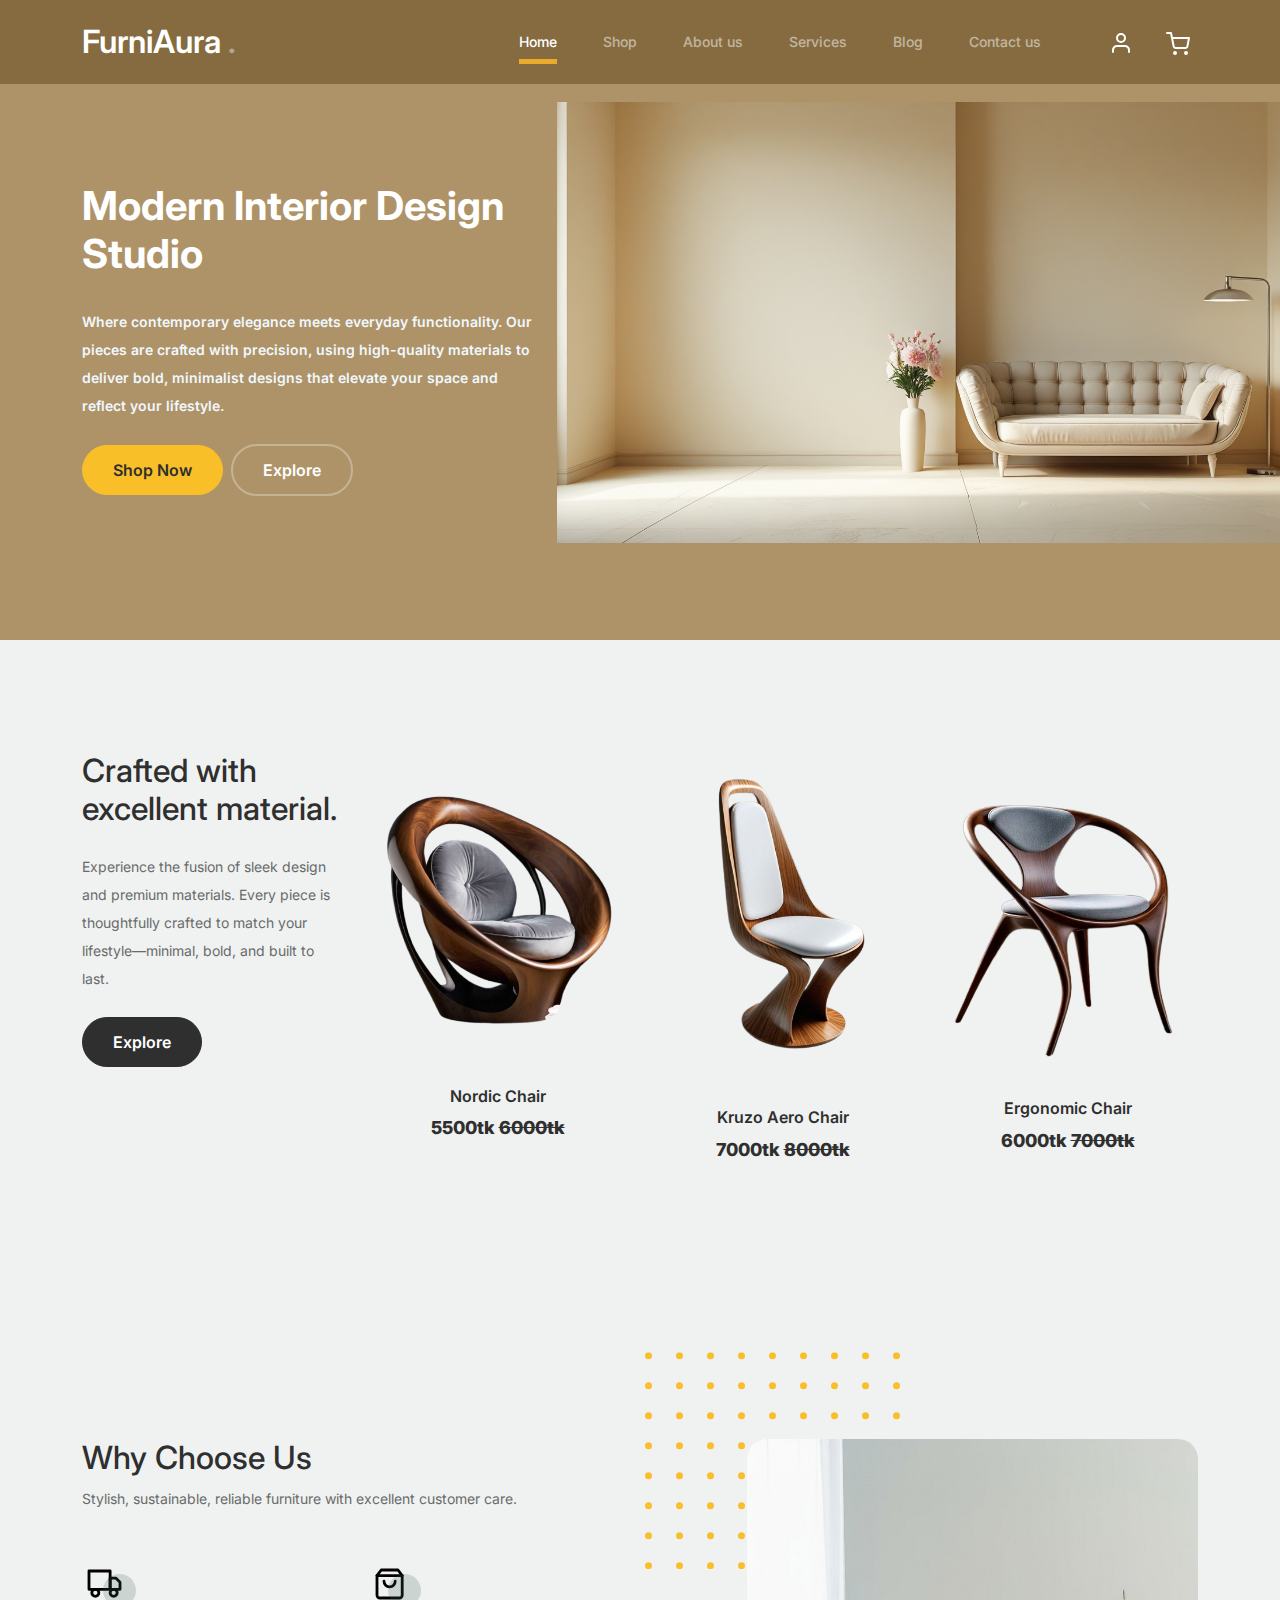
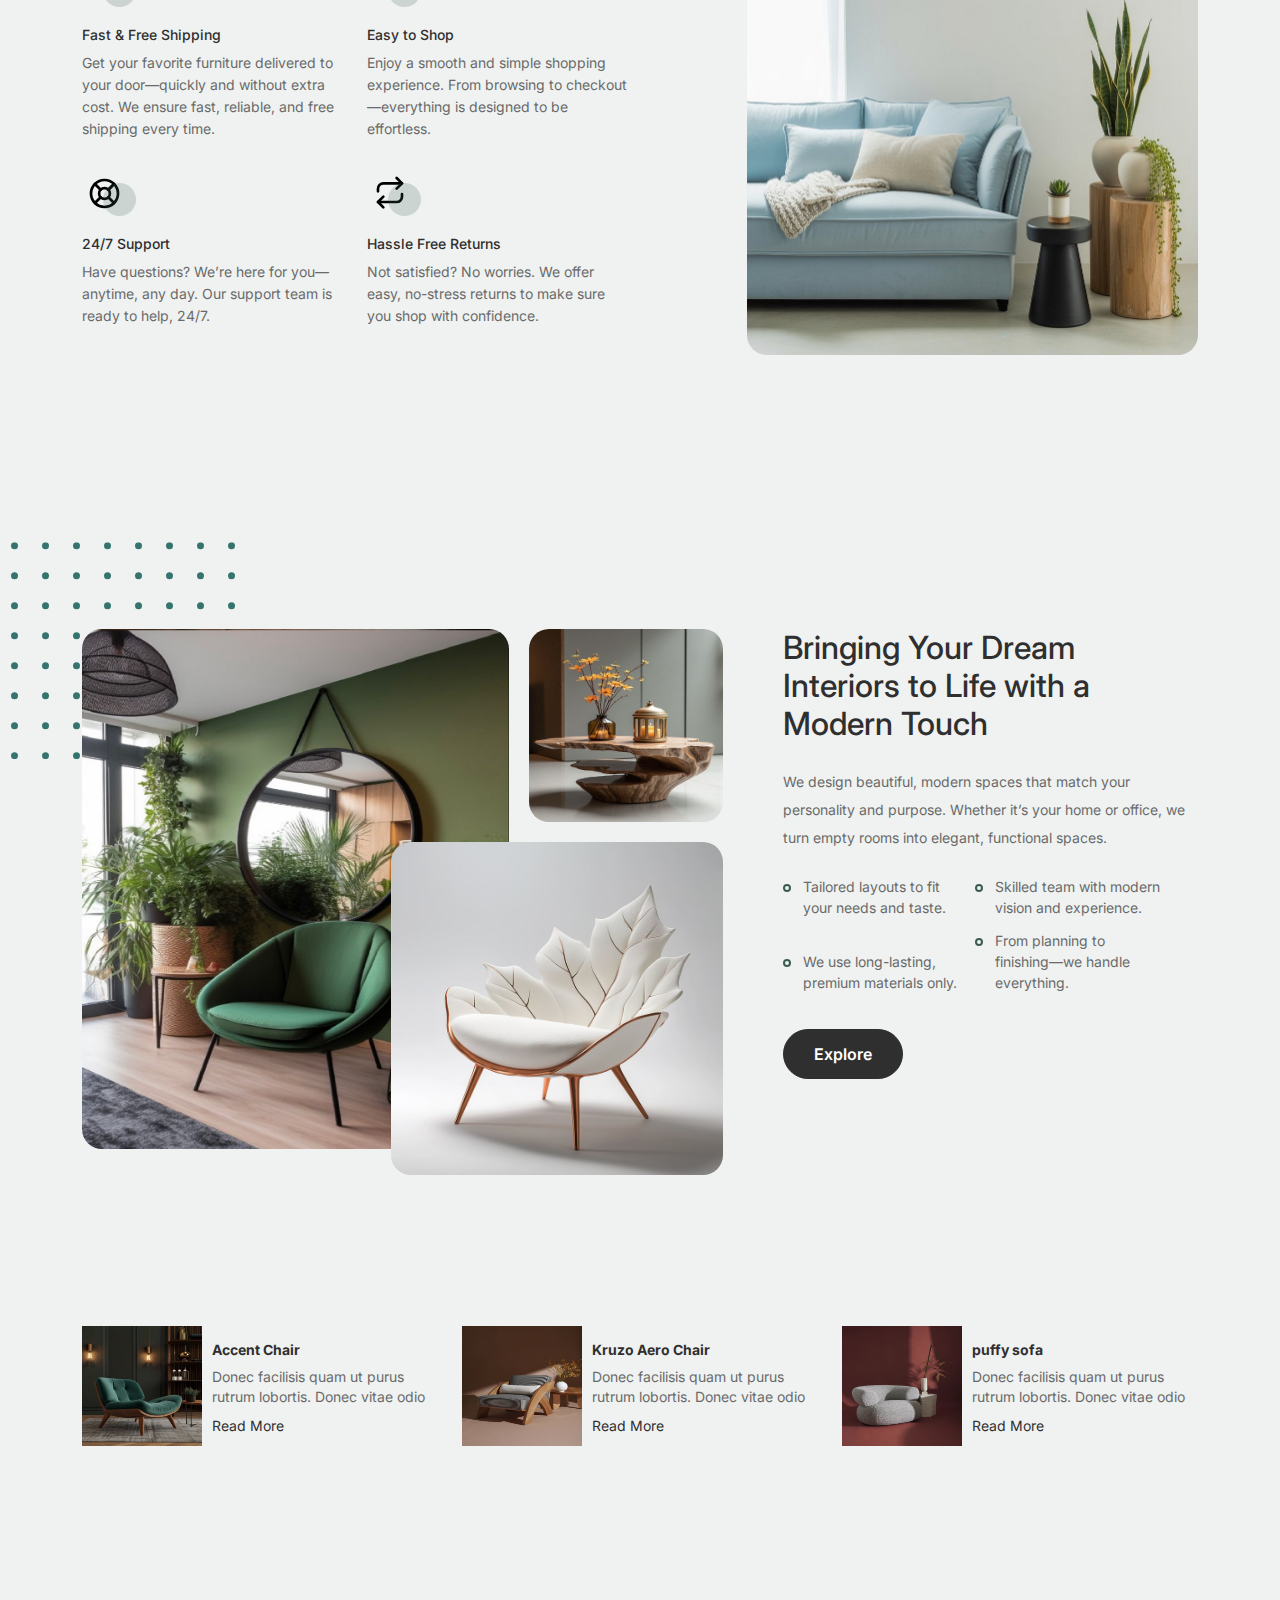
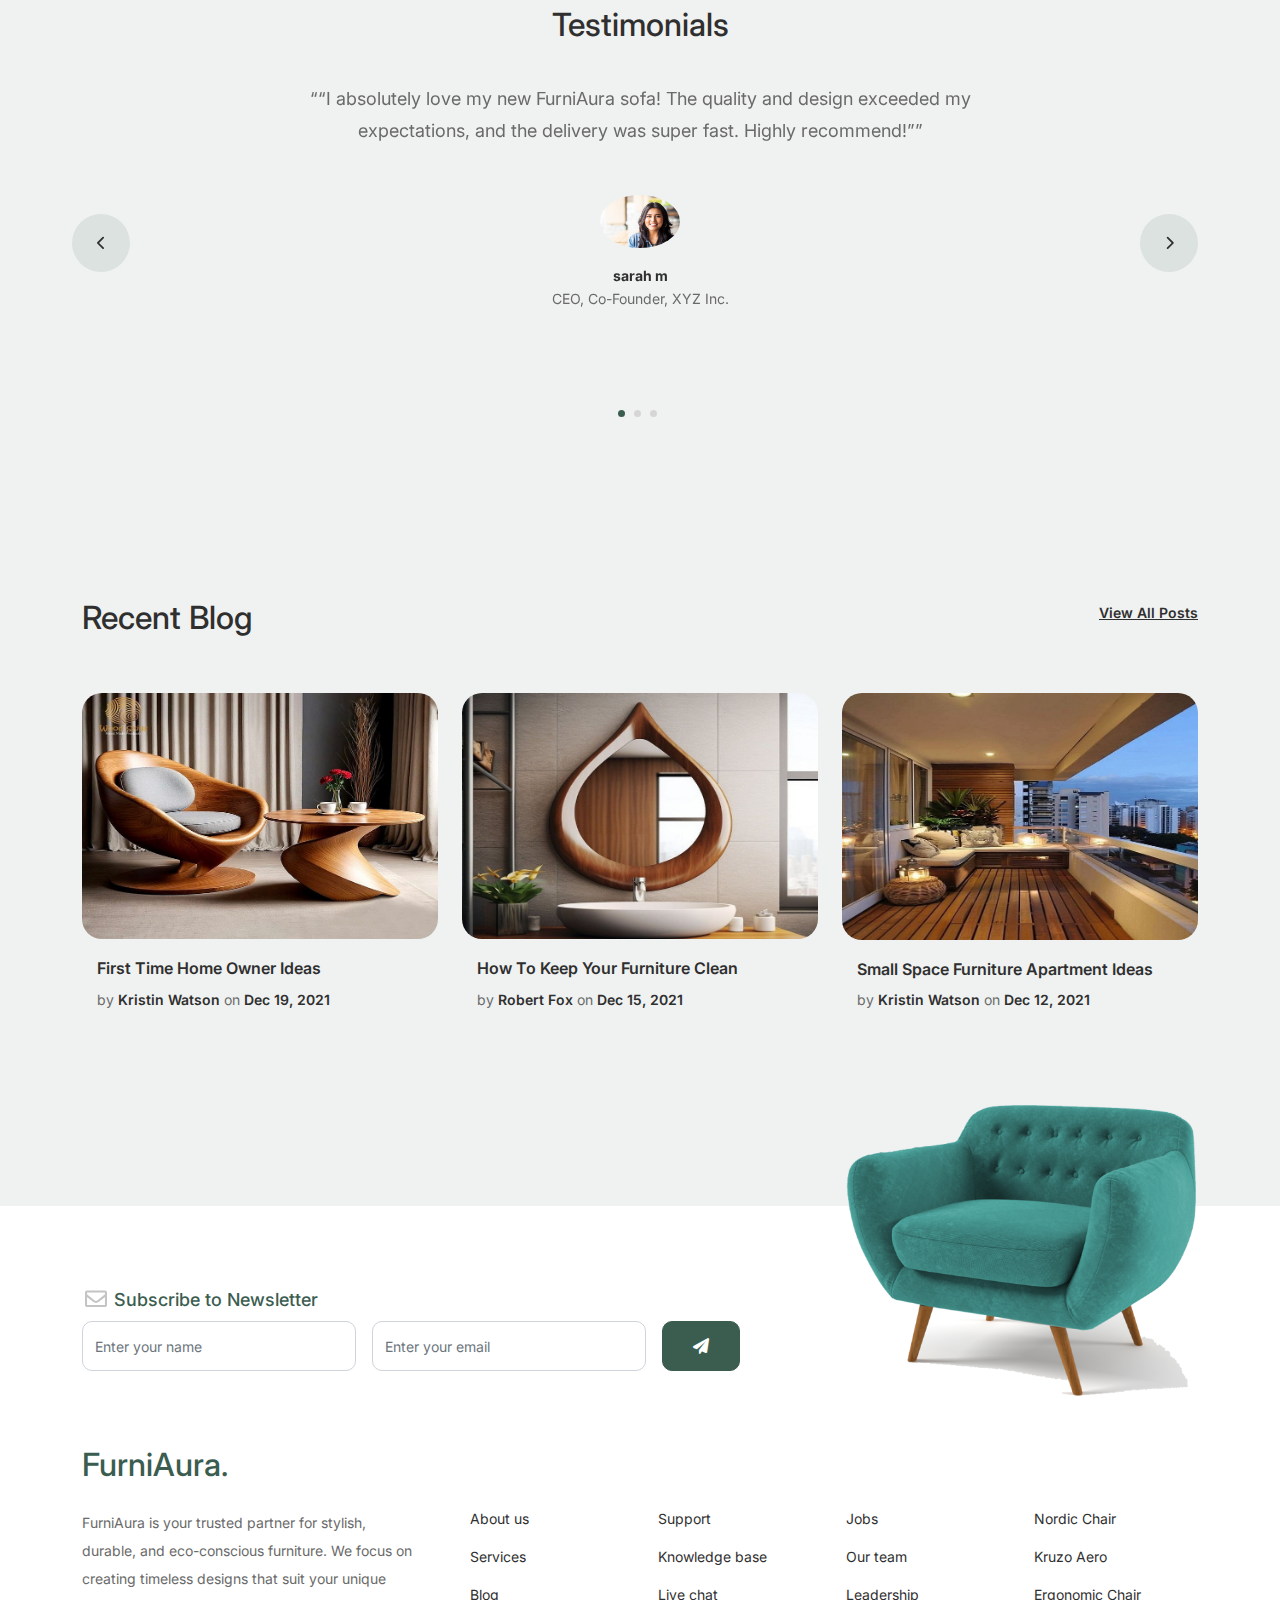
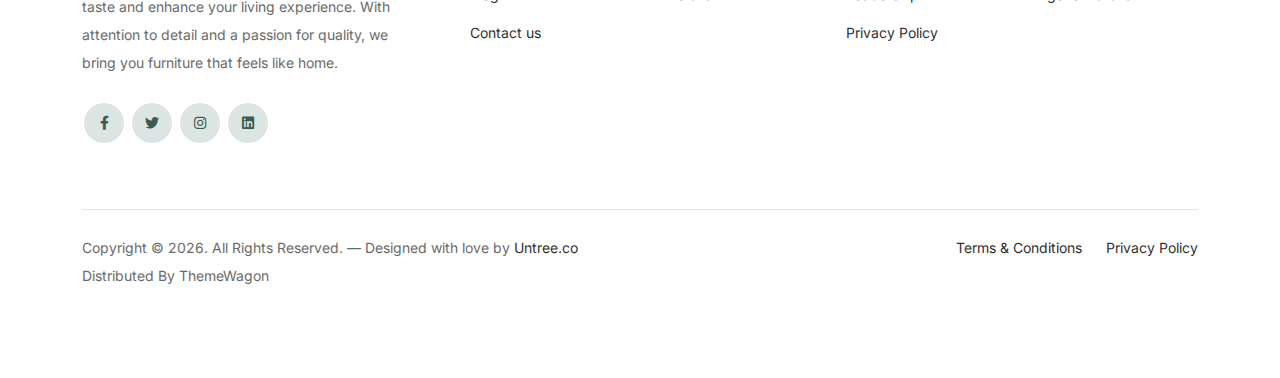
<file: index.html>
<!-- /*
* Bootstrap 5
* Template Name: Furni
* Template Author: Untree.co
* Template URI: https://untree.co/
* License: https://creativecommons.org/licenses/by/3.0/
*/ -->
<!doctype html>
<html lang="en">

<head>
	<meta charset="utf-8">
	<meta name="viewport" content="width=device-width, initial-scale=1, shrink-to-fit=no">
	<meta name="author" content="Untree.co">
	<link rel="shortcut icon" href="favicon.png">

	<meta name="description" content="" />
	<meta name="keywords" content="bootstrap, bootstrap4" />

	<!-- Bootstrap CSS -->
	<link href="css/bootstrap.min.css" rel="stylesheet">
	<link href="https://cdnjs.cloudflare.com/ajax/libs/font-awesome/6.0.0-beta3/css/all.min.css" rel="stylesheet">
	<link href="css/tiny-slider.css" rel="stylesheet">
	<link href="css/style.css" rel="stylesheet">
	<title>Furni </title>
</head>

<body>

	<!-- Start Header/Navigation -->
	<div class="page-wrapper">
		<nav class="custom-navbar navbar navbar navbar-expand-md navbar-dark bg-dark"
			arial-label="Furni navigation bar">

			<div class="container">
				<a class="navbar-brand" href="index.html">FurniAura <span>.</span></a>

				<button class="navbar-toggler" type="button" data-bs-toggle="collapse" data-bs-target="#navbarsFurni"
					aria-controls="navbarsFurni" aria-expanded="false" aria-label="Toggle navigation">
					<span class="navbar-toggler-icon"></span>
				</button>

				<div class="collapse navbar-collapse" id="navbarsFurni">
					<ul class="custom-navbar-nav navbar-nav ms-auto mb-2 mb-md-0">
						<li class="nav-item active">
							<a class="nav-link" href="index.html">Home</a>
						</li>
						<li><a class="nav-link" href="shop.html">Shop</a></li>
						<li><a class="nav-link" href="about.html">About us</a></li>
						<li><a class="nav-link" href="services.html">Services</a></li>
						<li><a class="nav-link" href="blog.html">Blog</a></li>
						<li><a class="nav-link" href="contact.html">Contact us</a></li>
					</ul>

					<ul class="custom-navbar-cta navbar-nav mb-2 mb-md-0 ms-5">
						<li><a class="nav-link" href="#"><img src="images/user.svg"></a></li>
						<li><a class="nav-link" href="cart.html"><img src="images/cart.svg"></a></li>
					</ul>
				</div>
			</div>

		</nav>

		<!-- End Header/Navigation -->

		<!-- Start Hero Section -->
		<div class="hero">
			<div class="container">
				<div class="row justify-content-between">
					<div class="col-lg-5">
						<div class="intro-excerpt">
							<h1>Modern Interior <span clsas="d-block">Design Studio</span></h1>
							<p class="mb-4 text-size" style="color: aliceblue;">Where contemporary elegance meets
								everyday functionality. Our pieces are crafted with precision,
								using high-quality materials to deliver bold, minimalist designs that elevate your space
								and reflect your lifestyle.
							</p>

							<p><a href="shop.html" class="btn btn-secondary me-2">Shop Now</a><a href="#"
									class="btn btn-white-outline">Explore</a></p>
						</div>
					</div>
					<div class="col-lg-7">
						<div class="hero-img-wrap">
							<img src="images/couch1.jpg" class="img-fluid">
						</div>
					</div>
				</div>
			</div>
		</div>
	</div>
	<!-- End Hero Section -->

	<!-- Start Product Section -->
	<div class="product-section">
		<div class="container">
			<div class="row">

				<!-- Start Column 1 -->
				<div class="col-md-12 col-lg-3 mb-5 mb-lg-0">
					<h2 class="mb-4 section-title">Crafted with excellent material.</h2>
					<p class="mb-4">Experience the fusion of sleek design and premium materials. Every piece is
						thoughtfully crafted to match your lifestyle—minimal, bold, and built to last. </p>
					<p><a href="shop.html" class="btn">Explore</a></p>
				</div>
				<!-- End Column 1 -->

				<!-- Start Column 2 -->
				<div class="col-12 col-md-4 col-lg-3 mb-5 mb-md-0">
					<a class="product-item" href="cart.html">
						<img src="images/nordic1.png" class="img-fluid product-thumbnail">
						<h3 class="product-title">Nordic Chair</h3>
						<strong class="product-price">5500tk <del>6000tk</del></strong>

						<span class="icon-cross">
							<img src="images/cross.svg" class="img-fluid">
						</span>
					</a>
				</div>
				<!-- End Column 2 -->

				<!-- Start Column 3 -->
				<div class="col-12 col-md-4 col-lg-3 mb-5 mb-md-0">
					<a class="product-item" href="cart.html">
						<img src="images/aero1.png" class="img-fluid product-thumbnail">
						<h3 class="product-title">Kruzo Aero Chair</h3>
						<strong class="product-price">7000tk <del>8000tk</del></strong>

						<span class="icon-cross">
							<img src="images/cross.svg" class="img-fluid">
						</span>
					</a>
				</div>
				<!-- End Column 3 -->

				<!-- Start Column 4 -->
				<div class="col-12 col-md-4 col-lg-3 mb-5 mb-md-0">
					<a class="product-item" href="cart.html">
						<img src="images/ergonomic-.png" class="img-fluid product-thumbnail">
						<h3 class="product-title">Ergonomic Chair</h3>
						<strong class="product-price">6000tk <del>7000tk</del></strong>

						<span class="icon-cross">
							<img src="images/cross.svg" class="img-fluid">
						</span>
					</a>
				</div>
				<!-- End Column 4 -->

			</div>
		</div>
	</div>
	<!-- End Product Section -->

	<!-- Start Why Choose Us Section -->
	<div class="why-choose-section">
		<div class="container">
			<div class="row justify-content-between">
				<div class="col-lg-6">
					<h2 class="section-title">Why Choose Us</h2>
					<p>Stylish, sustainable, reliable furniture with excellent customer care.</p>

					<div class="row my-5">
						<div class="col-6 col-md-6">
							<div class="feature">
								<div class="icon">
									<img src="images/truck.svg" alt="Image" class="imf-fluid">
								</div>
								<h3>Fast &amp; Free Shipping</h3>
								<p>Get your favorite furniture delivered to your door—quickly and without extra cost.
									We ensure fast, reliable, and free shipping every time.</p>
							</div>
						</div>

						<div class="col-6 col-md-6">
							<div class="feature">
								<div class="icon">
									<img src="images/bag.svg" alt="Image" class="imf-fluid">
								</div>
								<h3>Easy to Shop</h3>
								<p>Enjoy a smooth and simple shopping experience. From browsing to checkout—everything
									is designed to be effortless.</p>
							</div>
						</div>

						<div class="col-6 col-md-6">
							<div class="feature">
								<div class="icon">
									<img src="images/support.svg" alt="Image" class="imf-fluid">
								</div>
								<h3>24/7 Support</h3>
								<p>Have questions? We’re here for you—anytime, any day. Our support team is ready to
									help, 24/7.</p>
							</div>
						</div>

						<div class="col-6 col-md-6">
							<div class="feature">
								<div class="icon">
									<img src="images/return.svg" alt="Image" class="imf-fluid">
								</div>
								<h3>Hassle Free Returns</h3>
								<p>Not satisfied? No worries. We offer easy, no-stress returns to make sure you shop
									with confidence.

								</p>
							</div>
						</div>

					</div>
				</div>

				<div class="col-lg-5">
					<div class="img-wrap">
						<img src="images/why-choose.jpeg" alt="Image" class="img-fluid">
					</div>
				</div>

			</div>
		</div>
	</div>
	<!-- End Why Choose Us Section -->

	<!-- Start We Help Section -->
	<div class="we-help-section">
		<div class="container">
			<div class="row justify-content-between">
				<div class="col-lg-7 mb-5 mb-lg-0">
					<div class="imgs-grid">
						<div class="grid grid-1"><img src="images/pro2.jpg" alt="Untree.co"></div>
						<div class="grid grid-2"><img src="images/pro3.jpg" alt="Untree.co"></div>
						<div class="grid grid-3"><img src="images/pro1.jpg" alt="Untree.co"></div>
					</div>
				</div>
				<div class="col-lg-5 ps-lg-5">
					<h2 class="section-title mb-4">Bringing Your Dream Interiors to Life with a Modern Touch</h2>
					<p>
						We design beautiful, modern spaces that match your personality and purpose. Whether it’s your
						home or office, we turn empty rooms into elegant, functional spaces.</p>
					    <ul class="list-unstyled custom-list my-4">
						<li>Tailored layouts to fit your needs and taste.</li>
						<li>Skilled team with modern vision and experience.</li>
                                                                        
						<li>We use long-lasting, premium materials only.</li>
						<li>From planning to finishing—we handle everything.</li>
					</ul>
					<p><a herf="#" class="btn">Explore</a></p>
				</div>
			</div>
		</div>
	</div>
	<!-- End We Help Section -->

	<!-- Start Popular Product -->
	<div class="popular-product">
		<div class="container">
			<div class="row">

				<div class="col-12 col-md-6 col-lg-4 mb-4 mb-lg-0">
					<div class="product-item-sm d-flex">
						<div class="thumbnail">
							<img src="images/p1.jpg" alt="Image" class="img-fluid">
						</div>
						<div class="pt-3">
							<h3>Accent Chair</h3>
							<p>Donec facilisis quam ut purus rutrum lobortis. Donec vitae odio </p>
							<p><a href="#">Read More</a></p>
						</div>
					</div>
				</div>

				<div class="col-12 col-md-6 col-lg-4 mb-4 mb-lg-0">
					<div class="product-item-sm d-flex">
						<div class="thumbnail">
							<img src="images/p2.jpg" alt="Image" class="img-fluid">
						</div>
						<div class="pt-3">
							<h3>Kruzo Aero Chair</h3>
							<p>Donec facilisis quam ut purus rutrum lobortis. Donec vitae odio </p>
							<p><a href="#">Read More</a></p>
						</div>
					</div>
				</div>

				<div class="col-12 col-md-6 col-lg-4 mb-4 mb-lg-0">
					<div class="product-item-sm d-flex">
						<div class="thumbnail">
							<img src="images/p3.jpg" alt="Image" class="img-fluid">
						</div>
						<div class="pt-3">
							<h3>puffy sofa</h3>
							<p>Donec facilisis quam ut purus rutrum lobortis. Donec vitae odio </p>
							<p><a href="#">Read More</a></p>
						</div>
					</div>
				</div>

			</div>
		</div>
	</div>
	<!-- End Popular Product -->

	<!-- Start Testimonial Slider -->
	<div class="testimonial-section">
		<div class="container">
			<div class="row">
				<div class="col-lg-7 mx-auto text-center">
					<h2 class="section-title">Testimonials</h2>
				</div>
			</div>

			<div class="row justify-content-center">
				<div class="col-lg-12">
					<div class="testimonial-slider-wrap text-center">

						<div id="testimonial-nav">
							<span class="prev" data-controls="prev"><span class="fa fa-chevron-left"></span></span>
							<span class="next" data-controls="next"><span class="fa fa-chevron-right"></span></span>
						</div>

						<div class="testimonial-slider">

							<div class="item">
								<div class="row justify-content-center">
									<div class="col-lg-8 mx-auto">

										<div class="testimonial-block text-center">
											<blockquote class="mb-5">
												<p>&ldquo;“I absolutely love my new FurniAura sofa! The quality and
													design exceeded my expectations, and the delivery was super fast.
													Highly recommend!”&rdquo;</p>
											</blockquote>

											<div class="author-info">
												<div class="author-pic">
													<img src="images/women.jpg" alt="Maria Jones" class="img-fluid">
												</div>
												<h3 class="font-weight-bold">sarah m</h3>
												<span class="position d-block mb-3">CEO, Co-Founder, XYZ Inc.</span>
											</div>
										</div>

									</div>
								</div>
							</div>
							<!-- END item -->

							<div class="item">
								<div class="row justify-content-center">
									<div class="col-lg-8 mx-auto">

										<div class="testimonial-block text-center">
											<blockquote class="mb-5">
												<p>&ldquo;“Excellent customer service and beautiful furniture. FurniAura
													transformed my living room!”&rdquo;</p>
											</blockquote>

											<div class="author-info">
												<div class="author-pic">
													<img src="images/women2.png" alt="Maria Jones" class="img-fluid">
												</div>
												<h3 class="font-weight-bold">Maria</h3>
												<span class="position d-block mb-3">CEO, Co-Founder, XYZ Inc.</span>
											</div>
										</div>

									</div>
								</div>
							</div>
							<!-- END item -->

							<div class="item">
								<div class="row justify-content-center">
									<div class="col-lg-8 mx-auto">

										<div class="testimonial-block text-center">
											<blockquote class="mb-5">
												<p>&ldquo; “I’m so impressed with FurniAura’s craftsmanship and customer
													support. The furniture fits perfectly in my home and feels very
													durable. The shopping process was smooth and hassle-free.”.&rdquo;
												</p>
											</blockquote>

											<div class="author-info">
												<div class="author-pic">
													<img src="images/man.png" alt="Maria Jones" class="img-fluid">
												</div>
												<h3 class="font-weight-bold">James K</h3>
												<span class="position d-block mb-3">CEO, Co-Founder, XYZ Inc.</span>
											</div>
										</div>

									</div>
								</div>
							</div>
							<!-- END item -->

						</div>

					</div>
				</div>
			</div>
		</div>
	</div>
	<!-- End Testimonial Slider -->

	<!-- Start Blog Section -->
	<div class="blog-section">
		<div class="container">
			<div class="row mb-5">
				<div class="col-md-6">
					<h2 class="section-title">Recent Blog</h2>
				</div>
				<div class="col-md-6 text-start text-md-end">
					<a href="#" class="more">View All Posts</a>
				</div>
			</div>

			<div class="row">

				<div class="col-12 col-sm-6 col-md-4 mb-4 mb-md-0">
					<div class="post-entry">
						<a href="#" class="post-thumbnail"><img src="images/blog2.jpg" alt="Image"
								class="img-fluid"></a>
						<div class="post-content-entry">
							<h3><a href="#">First Time Home Owner Ideas</a></h3>
							<div class="meta">
								<span>by <a href="#">Kristin Watson</a></span> <span>on <a href="#">Dec 19,
										2021</a></span>
							</div>
						</div>
					</div>
				</div>

				<div class="col-12 col-sm-6 col-md-4 mb-4 mb-md-0">
					<div class="post-entry">
						<a href="#" class="post-thumbnail"><img src="images/blog1.jpg" alt="Image"
								class="img-fluid"></a>
						<div class="post-content-entry">
							<h3><a href="#">How To Keep Your Furniture Clean</a></h3>
							<div class="meta">
								<span>by <a href="#">Robert Fox</a></span> <span>on <a href="#">Dec 15, 2021</a></span>
							</div>
						</div>
					</div>
				</div>

				<div class="col-12 col-sm-6 col-md-4 mb-4 mb-md-0">
					<div class="post-entry">
						<a href="#" class="post-thumbnail"><img src="images/blog3.jpg" alt="Image"
								class="img-fluid"></a>
						<div class="post-content-entry">
							<h3><a href="#">Small Space Furniture Apartment Ideas</a></h3>
							<div class="meta">
								<span>by <a href="#">Kristin Watson</a></span> <span>on <a href="#">Dec 12,
										2021</a></span>
							</div>
						</div>
					</div>
				</div>

			</div>
		</div>
	</div>
	<!-- End Blog Section -->

	<!-- Start Footer Section -->
	<footer class="footer-section">
		<div class="container relative">

			<div class="sofa-img">
				<img src="images/sofa.png" alt="Image" class="img-fluid">
			</div>

			<div class="row">
				<div class="col-lg-8">
					<div class="subscription-form">
						<h3 class="d-flex align-items-center"><span class="me-1"><img src="images/envelope-outline.svg"
									alt="Image" class="img-fluid"></span><span>Subscribe to Newsletter</span></h3>

						<form action="#" class="row g-3">
							<div class="col-auto">
								<input type="text" class="form-control" placeholder="Enter your name">
							</div>
							<div class="col-auto">
								<input type="email" class="form-control" placeholder="Enter your email">
							</div>
							<div class="col-auto">
								<button class="btn btn-primary">
									<span class="fa fa-paper-plane"></span>
								</button>
							</div>
						</form>

					</div>
				</div>
			</div>

			<div class="row g-5 mb-5">
				<div class="col-lg-4">
					<div class="mb-4 footer-logo-wrap"><a href="#" class="footer-logo">FurniAura<span>.</span></a></div>
					<p class="mb-4">FurniAura is your trusted partner for stylish, durable, and eco-conscious furniture.
						We focus on creating timeless designs that suit your unique taste and enhance your living
						experience. With attention to detail
						and a passion for quality, we bring you furniture that feels like home.</p>

					<ul class="list-unstyled custom-social">
						<li><a href="#"><span class="fa fa-brands fa-facebook-f"></span></a></li>
						<li><a href="#"><span class="fa fa-brands fa-twitter"></span></a></li>
						<li><a href="#"><span class="fa fa-brands fa-instagram"></span></a></li>
						<li><a href="#"><span class="fa fa-brands fa-linkedin"></span></a></li>
					</ul>
				</div>

				<div class="col-lg-8">
					<div class="row links-wrap">
						<div class="col-6 col-sm-6 col-md-3">
							<ul class="list-unstyled">
								<li><a href="#">About us</a></li>
								<li><a href="#">Services</a></li>
								<li><a href="#">Blog</a></li>
								<li><a href="#">Contact us</a></li>
							</ul>
						</div>

						<div class="col-6 col-sm-6 col-md-3">
							<ul class="list-unstyled">
								<li><a href="#">Support</a></li>
								<li><a href="#">Knowledge base</a></li>
								<li><a href="#">Live chat</a></li>
							</ul>
						</div>

						<div class="col-6 col-sm-6 col-md-3">
							<ul class="list-unstyled">
								<li><a href="#">Jobs</a></li>
								<li><a href="#">Our team</a></li>
								<li><a href="#">Leadership</a></li>
								<li><a href="#">Privacy Policy</a></li>
							</ul>
						</div>

						<div class="col-6 col-sm-6 col-md-3">
							<ul class="list-unstyled">
								<li><a href="#">Nordic Chair</a></li>
								<li><a href="#">Kruzo Aero</a></li>
								<li><a href="#">Ergonomic Chair</a></li>
							</ul>
						</div>
					</div>
				</div>

			</div>

			<div class="border-top copyright">
				<div class="row pt-4">
					<div class="col-lg-6">
						<p class="mb-2 text-center text-lg-start">Copyright &copy;
							<script>document.write(new Date().getFullYear());</script>. All Rights Reserved. &mdash;
							Designed with love by <a href="https://untree.co">Untree.co</a> Distributed By <a
								hreff="https://themewagon.com">ThemeWagon</a>
							<!-- License information: https://untree.co/license/ -->
						</p>
					</div>

					<div class="col-lg-6 text-center text-lg-end">
						<ul class="list-unstyled d-inline-flex ms-auto">
							<li class="me-4"><a href="#">Terms &amp; Conditions</a></li>
							<li><a href="#">Privacy Policy</a></li>
						</ul>
					</div>

				</div>
			</div>

		</div>
	</footer>
	<!-- End Footer Section -->


	<script src="js/bootstrap.bundle.min.js"></script>
	<script src="js/tiny-slider.js"></script>
	<script src="js/custom.js"></script>
</body>

</html>
</file>
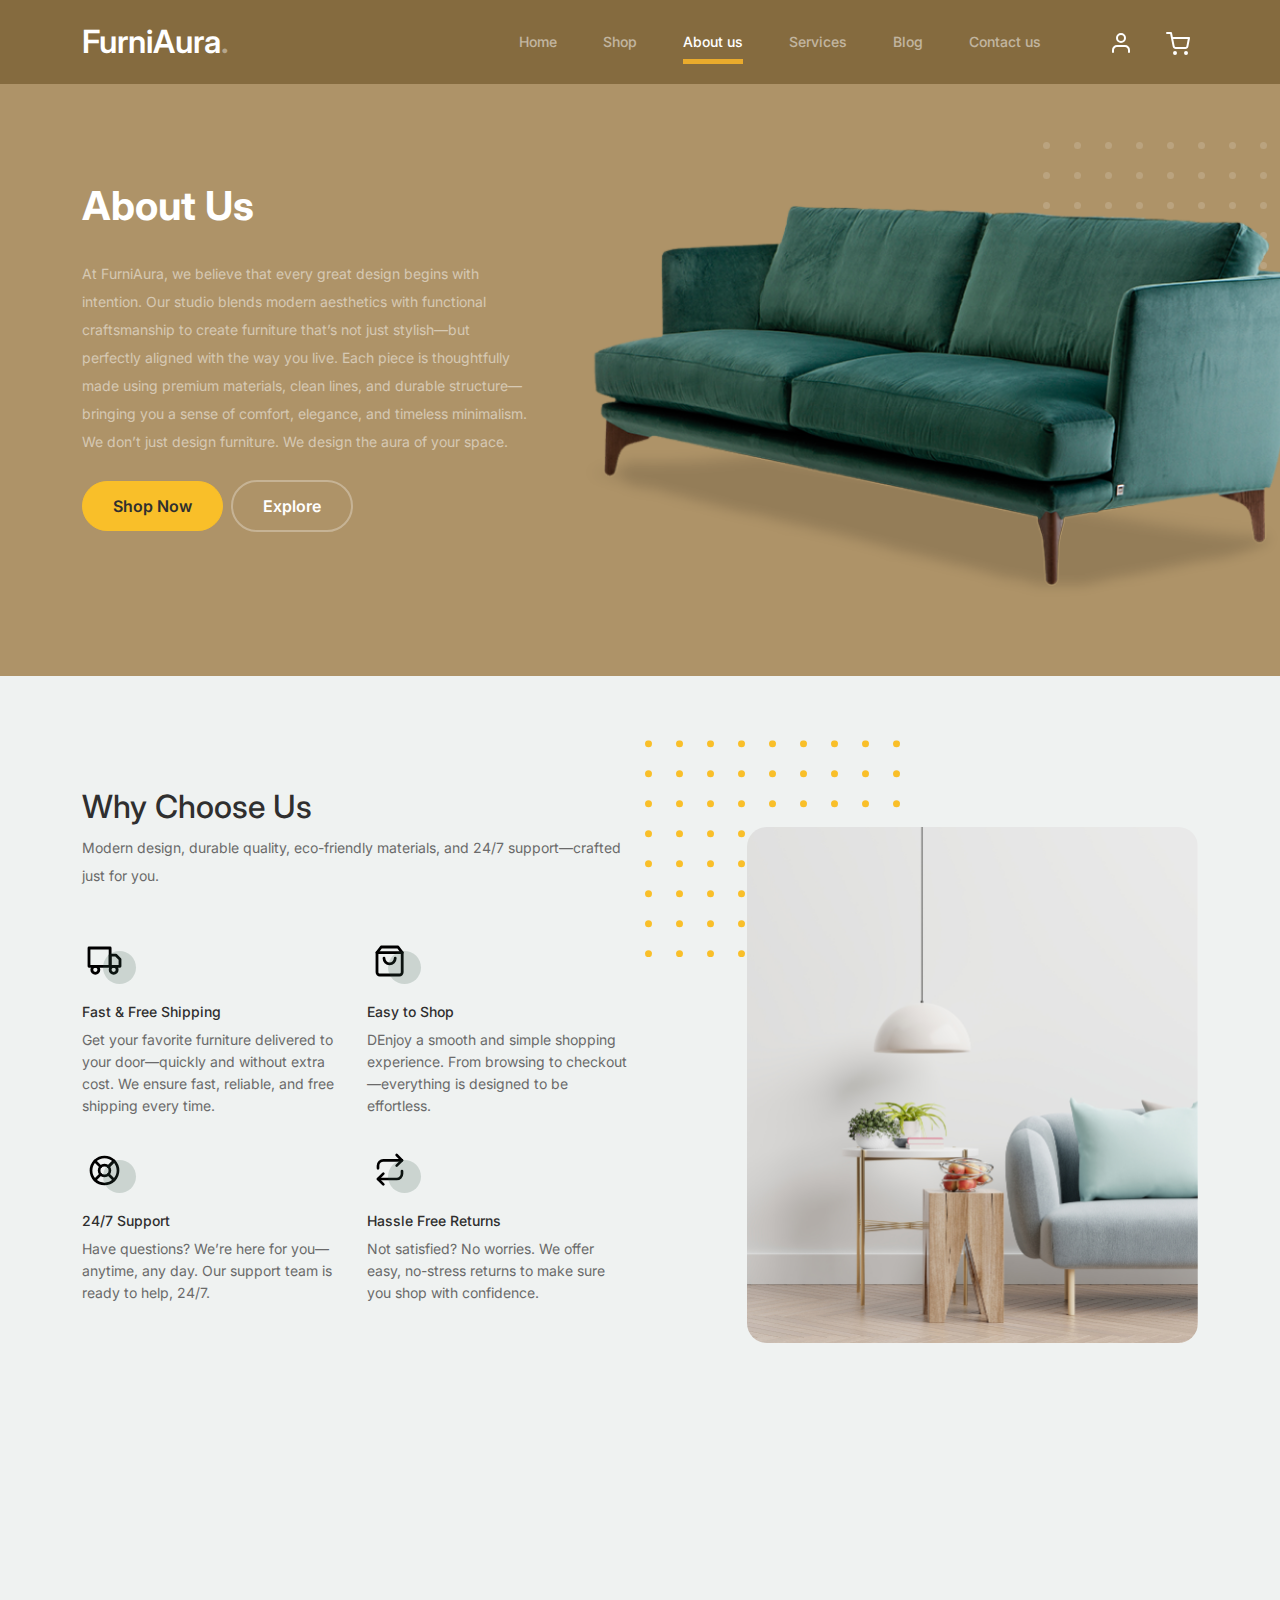
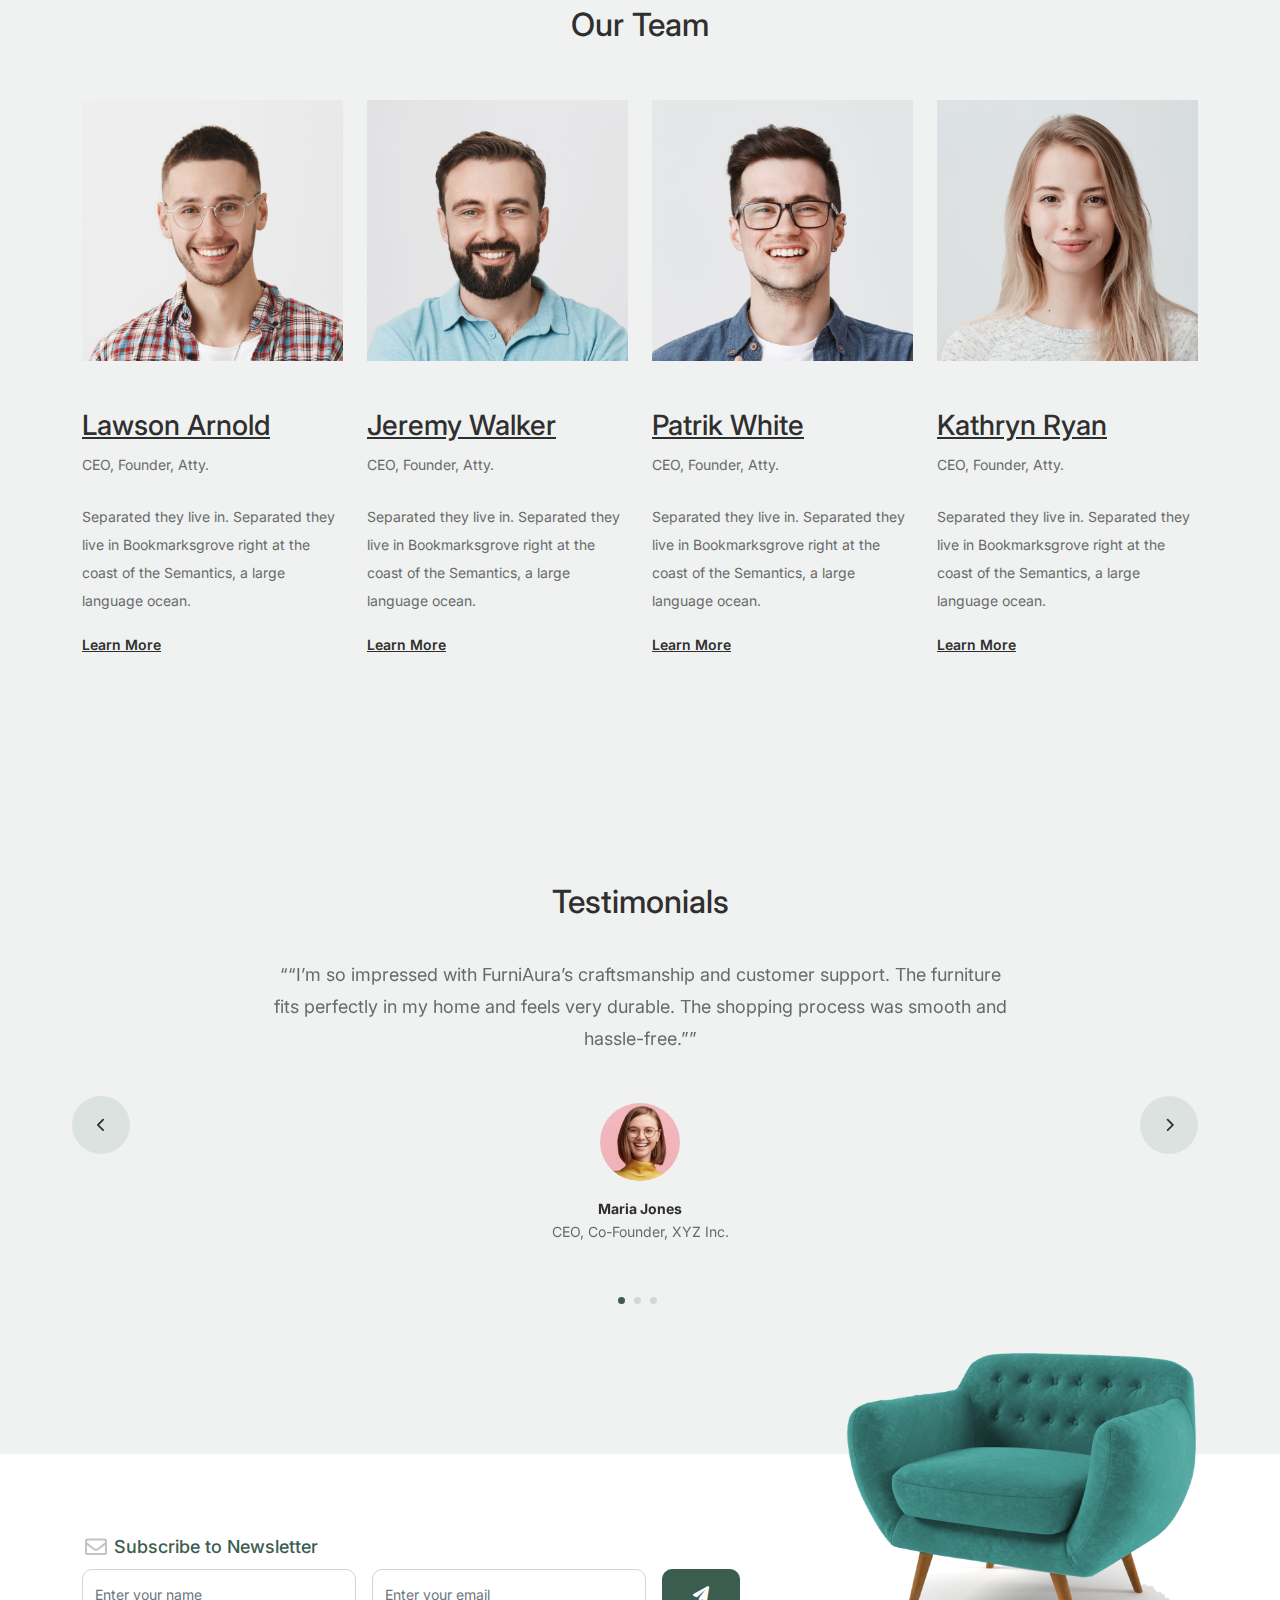
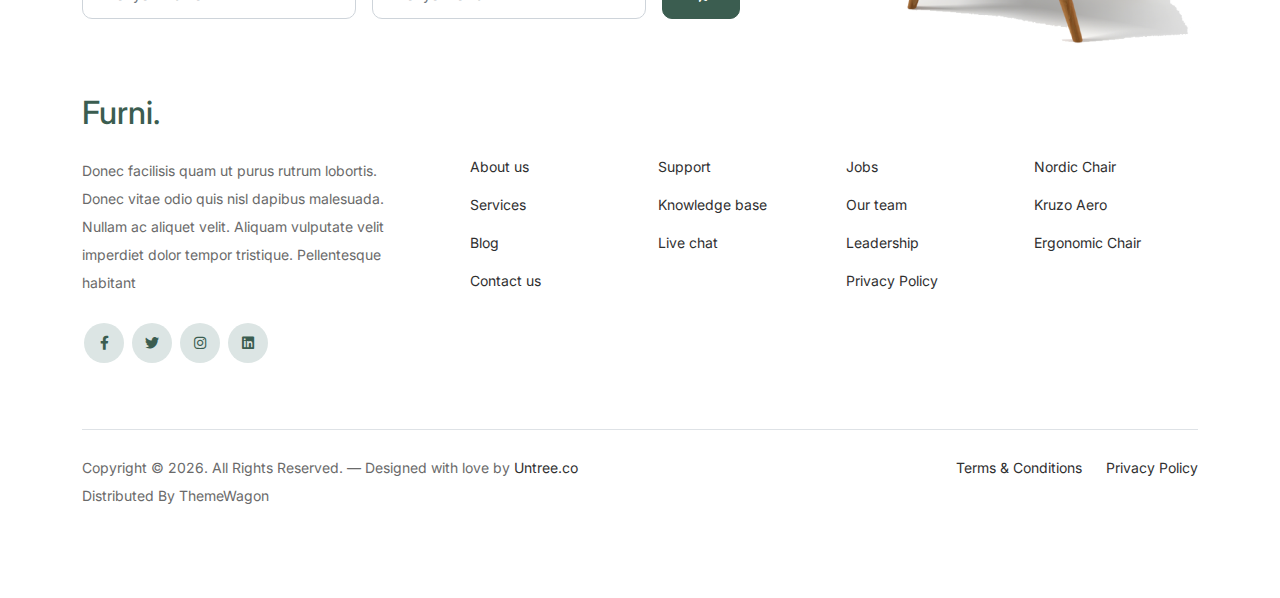
<file: about.html>
<!-- /*
* Bootstrap 5
* Template Name: Furni
* Template Author: Untree.co
* Template URI: https://untree.co/
* License: https://creativecommons.org/licenses/by/3.0/
*/ -->
<!doctype html>
<html lang="en">

<head>
	<meta charset="utf-8">
	<meta name="viewport" content="width=device-width, initial-scale=1, shrink-to-fit=no">
	<meta name="author" content="Untree.co">
	<link rel="shortcut icon" href="favicon.png">

	<meta name="description" content="" />
	<meta name="keywords" content="bootstrap, bootstrap4" />

	<!-- Bootstrap CSS -->
	<link href="css/bootstrap.min.css" rel="stylesheet">
	<link href="https://cdnjs.cloudflare.com/ajax/libs/font-awesome/6.0.0-beta3/css/all.min.css" rel="stylesheet">
	<link href="css/tiny-slider.css" rel="stylesheet">
	<link href="css/style.css" rel="stylesheet">
	<title>Furni </title>
</head>

<body>

	<!-- Start Header/Navigation -->
	<nav class="custom-navbar navbar navbar navbar-expand-md navbar-dark bg-dark" arial-label="Furni navigation bar">

		<div class="container">
			<a class="navbar-brand" href="index.html">FurniAura<span>.</span></a>

			<button class="navbar-toggler" type="button" data-bs-toggle="collapse" data-bs-target="#navbarsFurni"
				aria-controls="navbarsFurni" aria-expanded="false" aria-label="Toggle navigation">
				<span class="navbar-toggler-icon"></span>
			</button>

			<div class="collapse navbar-collapse" id="navbarsFurni">
				<ul class="custom-navbar-nav navbar-nav ms-auto mb-2 mb-md-0">
					<li class="nav-item ">
						<a class="nav-link" href="index.html">Home</a>
					</li>
					<li><a class="nav-link" href="shop.html">Shop</a></li>
					<li class="active"><a class="nav-link" href="about.html">About us</a></li>
					<li><a class="nav-link" href="services.html">Services</a></li>
					<li><a class="nav-link" href="blog.html">Blog</a></li>
					<li><a class="nav-link" href="contact.html">Contact us</a></li>
				</ul>

				<ul class="custom-navbar-cta navbar-nav mb-2 mb-md-0 ms-5">
					<li><a class="nav-link" href="#"><img src="images/user.svg"></a></li>
					<li><a class="nav-link" href="cart.html"><img src="images/cart.svg"></a></li>
				</ul>
			</div>
		</div>

	</nav>
	<!-- End Header/Navigation -->

	<!-- Start Hero Section -->
	<div class="hero">
		<div class="container">
			<div class="row justify-content-between">
				<div class="col-lg-5">
					<div class="intro-excerpt">
						<h1>About Us</h1>
						<p class="mb-4">At FurniAura, we believe that every great design begins with intention. Our
							studio blends modern aesthetics with
							functional craftsmanship to create furniture that’s not just stylish—but perfectly aligned
							with the way you live.

							Each piece is thoughtfully made using premium materials, clean lines, and durable
							structure—bringing you a sense of comfort, elegance,
							and timeless minimalism.

							We don’t just design furniture.
							We design the aura of your space.</p>
						<p><a href="shop.html" class="btn btn-secondary me-2">Shop Now</a><a href="about.html"
								class="btn btn-white-outline">Explore</a></p>
					</div>
				</div>
				<div class="col-lg-7">
					<div class="hero-img-wrap">
						<img src="images/couch.png" class="img-fluid">
					</div>
				</div>
			</div>
		</div>
	</div>
	<!-- End Hero Section -->



	<!-- Start Why Choose Us Section -->
	<div class="why-choose-section">
		<div class="container">
			<div class="row justify-content-between align-items-center">
				<div class="col-lg-6">
					<h2 class="section-title">Why Choose Us</h2>
					<p>Modern design, durable quality, eco-friendly materials, and 24/7 support—crafted just for you.</p>

					<div class="row my-5">
						<div class="col-6 col-md-6">
							<div class="feature">
								<div class="icon">
									<img src="images/truck.svg" alt="Image" class="imf-fluid">
								</div>
								<h3>Fast &amp; Free Shipping</h3>
								<p>Get your favorite furniture delivered to your door—quickly and without extra cost. We ensure fast, reliable, and free shipping every time.

                                </p>
							</div>
						</div>

						<div class="col-6 col-md-6">
							<div class="feature">
								<div class="icon">
									<img src="images/bag.svg" alt="Image" class="imf-fluid">
								</div>
								<h3>Easy to Shop</h3>
								<p>DEnjoy a smooth and simple shopping experience. From browsing to checkout—everything is designed to be effortless.

                                 </p>
							</div>
						</div>

						<div class="col-6 col-md-6">
							<div class="feature">
								<div class="icon">
									<img src="images/support.svg" alt="Image" class="imf-fluid">
								</div>
								<h3>24/7 Support</h3>
								<p>Have questions? We’re here for you—anytime, any day. Our support team is ready to help, 24/7.</p>
							</div>
						</div>

						<div class="col-6 col-md-6">
							<div class="feature">
								<div class="icon">
									<img src="images/return.svg" alt="Image" class="imf-fluid">
								</div>
								<h3>Hassle Free Returns</h3>
								<p>Not satisfied? No worries. We offer easy, no-stress returns to make sure you shop with confidence.</p>
							</div>
						</div>

					</div>
				</div>

				<div class="col-lg-5">
					<div class="img-wrap">
						<img src="images/why-choose-us-img.jpg" alt="Image" class="img-fluid">
					</div>
				</div>

			</div>
		</div>
	</div>
	<!-- End Why Choose Us Section -->

	<!-- Start Team Section -->
	<div class="untree_co-section">
		<div class="container">

			<div class="row mb-5">
				<div class="col-lg-5 mx-auto text-center">
					<h2 class="section-title">Our Team</h2>
				</div>
			</div>

			<div class="row">

				<!-- Start Column 1 -->
				<div class="col-12 col-md-6 col-lg-3 mb-5 mb-md-0">
					<img src="images/person_1.jpg" class="img-fluid mb-5">
					<h3 clas><a href="#"><span class="">Lawson</span> Arnold</a></h3>
					<span class="d-block position mb-4">CEO, Founder, Atty.</span>
					<p>Separated they live in.
						Separated they live in Bookmarksgrove right at the coast of the Semantics, a large language
						ocean.</p>
					<p class="mb-0"><a href="#" class="more dark">Learn More <span
								class="icon-arrow_forward"></span></a></p>
				</div>
				<!-- End Column 1 -->

				<!-- Start Column 2 -->
				<div class="col-12 col-md-6 col-lg-3 mb-5 mb-md-0">
					<img src="images/person_2.jpg" class="img-fluid mb-5">

					<h3 clas><a href="#"><span class="">Jeremy</span> Walker</a></h3>
					<span class="d-block position mb-4">CEO, Founder, Atty.</span>
					<p>Separated they live in.
						Separated they live in Bookmarksgrove right at the coast of the Semantics, a large language
						ocean.</p>
					<p class="mb-0"><a href="#" class="more dark">Learn More <span
								class="icon-arrow_forward"></span></a></p>

				</div>
				<!-- End Column 2 -->

				<!-- Start Column 3 -->
				<div class="col-12 col-md-6 col-lg-3 mb-5 mb-md-0">
					<img src="images/person_3.jpg" class="img-fluid mb-5">
					<h3 clas><a href="#"><span class="">Patrik</span> White</a></h3>
					<span class="d-block position mb-4">CEO, Founder, Atty.</span>
					<p>Separated they live in.
						Separated they live in Bookmarksgrove right at the coast of the Semantics, a large language
						ocean.</p>
					<p class="mb-0"><a href="#" class="more dark">Learn More <span
								class="icon-arrow_forward"></span></a></p>
				</div>
				<!-- End Column 3 -->

				<!-- Start Column 4 -->
				<div class="col-12 col-md-6 col-lg-3 mb-5 mb-md-0">
					<img src="images/person_4.jpg" class="img-fluid mb-5">

					<h3 clas><a href="#"><span class="">Kathryn</span> Ryan</a></h3>
					<span class="d-block position mb-4">CEO, Founder, Atty.</span>
					<p>Separated they live in.
						Separated they live in Bookmarksgrove right at the coast of the Semantics, a large language
						ocean.</p>
					<p class="mb-0"><a href="#" class="more dark">Learn More <span
								class="icon-arrow_forward"></span></a></p>


				</div>
				<!-- End Column 4 -->



			</div>
		</div>
	</div>
	<!-- End Team Section -->



	<!-- Start Testimonial Slider -->
	<div class="testimonial-section before-footer-section">
		<div class="container">
			<div class="row">
				<div class="col-lg-7 mx-auto text-center">
					<h2 class="section-title">Testimonials</h2>
				</div>
			</div>

			<div class="row justify-content-center">
				<div class="col-lg-12">
					<div class="testimonial-slider-wrap text-center">

						<div id="testimonial-nav">
							<span class="prev" data-controls="prev"><span class="fa fa-chevron-left"></span></span>
							<span class="next" data-controls="next"><span class="fa fa-chevron-right"></span></span>
						</div>

						<div class="testimonial-slider">

							<div class="item">
								<div class="row justify-content-center">
									<div class="col-lg-8 mx-auto">

										<div class="testimonial-block text-center">
											<blockquote class="mb-5">
												<p>&ldquo;“I’m so impressed with FurniAura’s craftsmanship and customer support. The furniture fits perfectly in my home and feels very durable. 
													The shopping process was smooth and hassle-free.”&rdquo;</p>
											</blockquote>

											<div class="author-info">
												<div class="author-pic">
													<img src="images/person-1.png" alt="Maria Jones" class="img-fluid">
												</div>
												<h3 class="font-weight-bold">Maria Jones</h3>
												<span class="position d-block mb-3">CEO, Co-Founder, XYZ Inc.</span>
											</div>
										</div>

									</div>
								</div>
							</div>
							<!-- END item -->

							<div class="item">
								<div class="row justify-content-center">
									<div class="col-lg-8 mx-auto">

										<div class="testimonial-block text-center">
											<blockquote class="mb-5">
												<p>&ldquo;“I absolutely love my new FurniAura sofa! The quality and design exceeded my
													 expectations, and the delivery was super fast. Highly recommend!”
—                                                    &rdquo;</p>
											</blockquote>

											<div class="author-info">
												<div class="author-pic">
													<img src="images/person-1.png" alt="Maria Jones" class="img-fluid">
												</div>
												<h3 class="font-weight-bold">Sara h M</h3>
												<span class="position d-block mb-3">CEO, Co-Founder, XYZ Inc.</span>
											</div>
										</div>

									</div>
								</div>
							</div>
							<!-- END item -->

							<div class="item">
								<div class="row justify-content-center">
									<div class="col-lg-8 mx-auto">

										<div class="testimonial-block text-center">
											<blockquote class="mb-5">
												<p>&ldquo;“Excellent customer service and beautiful furniture. FurniAura transformed my living room!”&rdquo;</p>
											</blockquote>

											<div class="author-info">
												<div class="author-pic">
													<img src="images/person-1.png" alt="Maria Jones" class="img-fluid">
												</div>
												<h3 class="font-weight-bold">Maria Jones</h3>
												<span class="position d-block mb-3">CEO, Co-Founder, XYZ Inc.</span>
											</div>
										</div>

									</div>
								</div>
							</div>
							<!-- END item -->

						</div>

					</div>
				</div>
			</div>
		</div>
	</div>
	<!-- End Testimonial Slider -->



	<!-- Start Footer Section -->
	<footer class="footer-section">
		<div class="container relative">

			<div class="sofa-img">
				<img src="images/sofa.png" alt="Image" class="img-fluid">
			</div>

			<div class="row">
				<div class="col-lg-8">
					<div class="subscription-form">
						<h3 class="d-flex align-items-center"><span class="me-1"><img src="images/envelope-outline.svg"
									alt="Image" class="img-fluid"></span><span>Subscribe to Newsletter</span></h3>

						<form action="#" class="row g-3">
							<div class="col-auto">
								<input type="text" class="form-control" placeholder="Enter your name">
							</div>
							<div class="col-auto">
								<input type="email" class="form-control" placeholder="Enter your email">
							</div>
							<div class="col-auto">
								<button class="btn btn-primary">
									<span class="fa fa-paper-plane"></span>
								</button>
							</div>
						</form>

					</div>
				</div>
			</div>

			<div class="row g-5 mb-5">
				<div class="col-lg-4">
					<div class="mb-4 footer-logo-wrap"><a href="#" class="footer-logo">Furni<span>.</span></a></div>
					<p class="mb-4">Donec facilisis quam ut purus rutrum lobortis. Donec vitae odio quis nisl dapibus
						malesuada. Nullam ac aliquet velit. Aliquam vulputate velit imperdiet dolor tempor tristique.
						Pellentesque habitant</p>

					<ul class="list-unstyled custom-social">
						<li><a href="#"><span class="fa fa-brands fa-facebook-f"></span></a></li>
						<li><a href="#"><span class="fa fa-brands fa-twitter"></span></a></li>
						<li><a href="#"><span class="fa fa-brands fa-instagram"></span></a></li>
						<li><a href="#"><span class="fa fa-brands fa-linkedin"></span></a></li>
					</ul>
				</div>

				<div class="col-lg-8">
					<div class="row links-wrap">
						<div class="col-6 col-sm-6 col-md-3">
							<ul class="list-unstyled">
								<li><a href="#">About us</a></li>
								<li><a href="#">Services</a></li>
								<li><a href="#">Blog</a></li>
								<li><a href="#">Contact us</a></li>
							</ul>
						</div>

						<div class="col-6 col-sm-6 col-md-3">
							<ul class="list-unstyled">
								<li><a href="#">Support</a></li>
								<li><a href="#">Knowledge base</a></li>
								<li><a href="#">Live chat</a></li>
							</ul>
						</div>

						<div class="col-6 col-sm-6 col-md-3">
							<ul class="list-unstyled">
								<li><a href="#">Jobs</a></li>
								<li><a href="#">Our team</a></li>
								<li><a href="#">Leadership</a></li>
								<li><a href="#">Privacy Policy</a></li>
							</ul>
						</div>

						<div class="col-6 col-sm-6 col-md-3">
							<ul class="list-unstyled">
								<li><a href="#">Nordic Chair</a></li>
								<li><a href="#">Kruzo Aero</a></li>
								<li><a href="#">Ergonomic Chair</a></li>
							</ul>
						</div>
					</div>
				</div>

			</div>

			<div class="border-top copyright">
				<div class="row pt-4">
					<div class="col-lg-6">
						<p class="mb-2 text-center text-lg-start">Copyright &copy;
							<script>document.write(new Date().getFullYear());</script>. All Rights Reserved. &mdash;
							Designed with love by <a href="https://untree.co">Untree.co</a> Distributed By <a
								hreff="https://themewagon.com">ThemeWagon</a>
							<!-- License information: https://untree.co/license/ -->
						</p>
					</div>

					<div class="col-lg-6 text-center text-lg-end">
						<ul class="list-unstyled d-inline-flex ms-auto">
							<li class="me-4"><a href="#">Terms &amp; Conditions</a></li>
							<li><a href="#">Privacy Policy</a></li>
						</ul>
					</div>

				</div>
			</div>

		</div>
	</footer>
	<!-- End Footer Section -->


	<script src="js/bootstrap.bundle.min.js"></script>
	<script src="js/tiny-slider.js"></script>
	<script src="js/custom.js"></script>
</body>

</html>
</file>
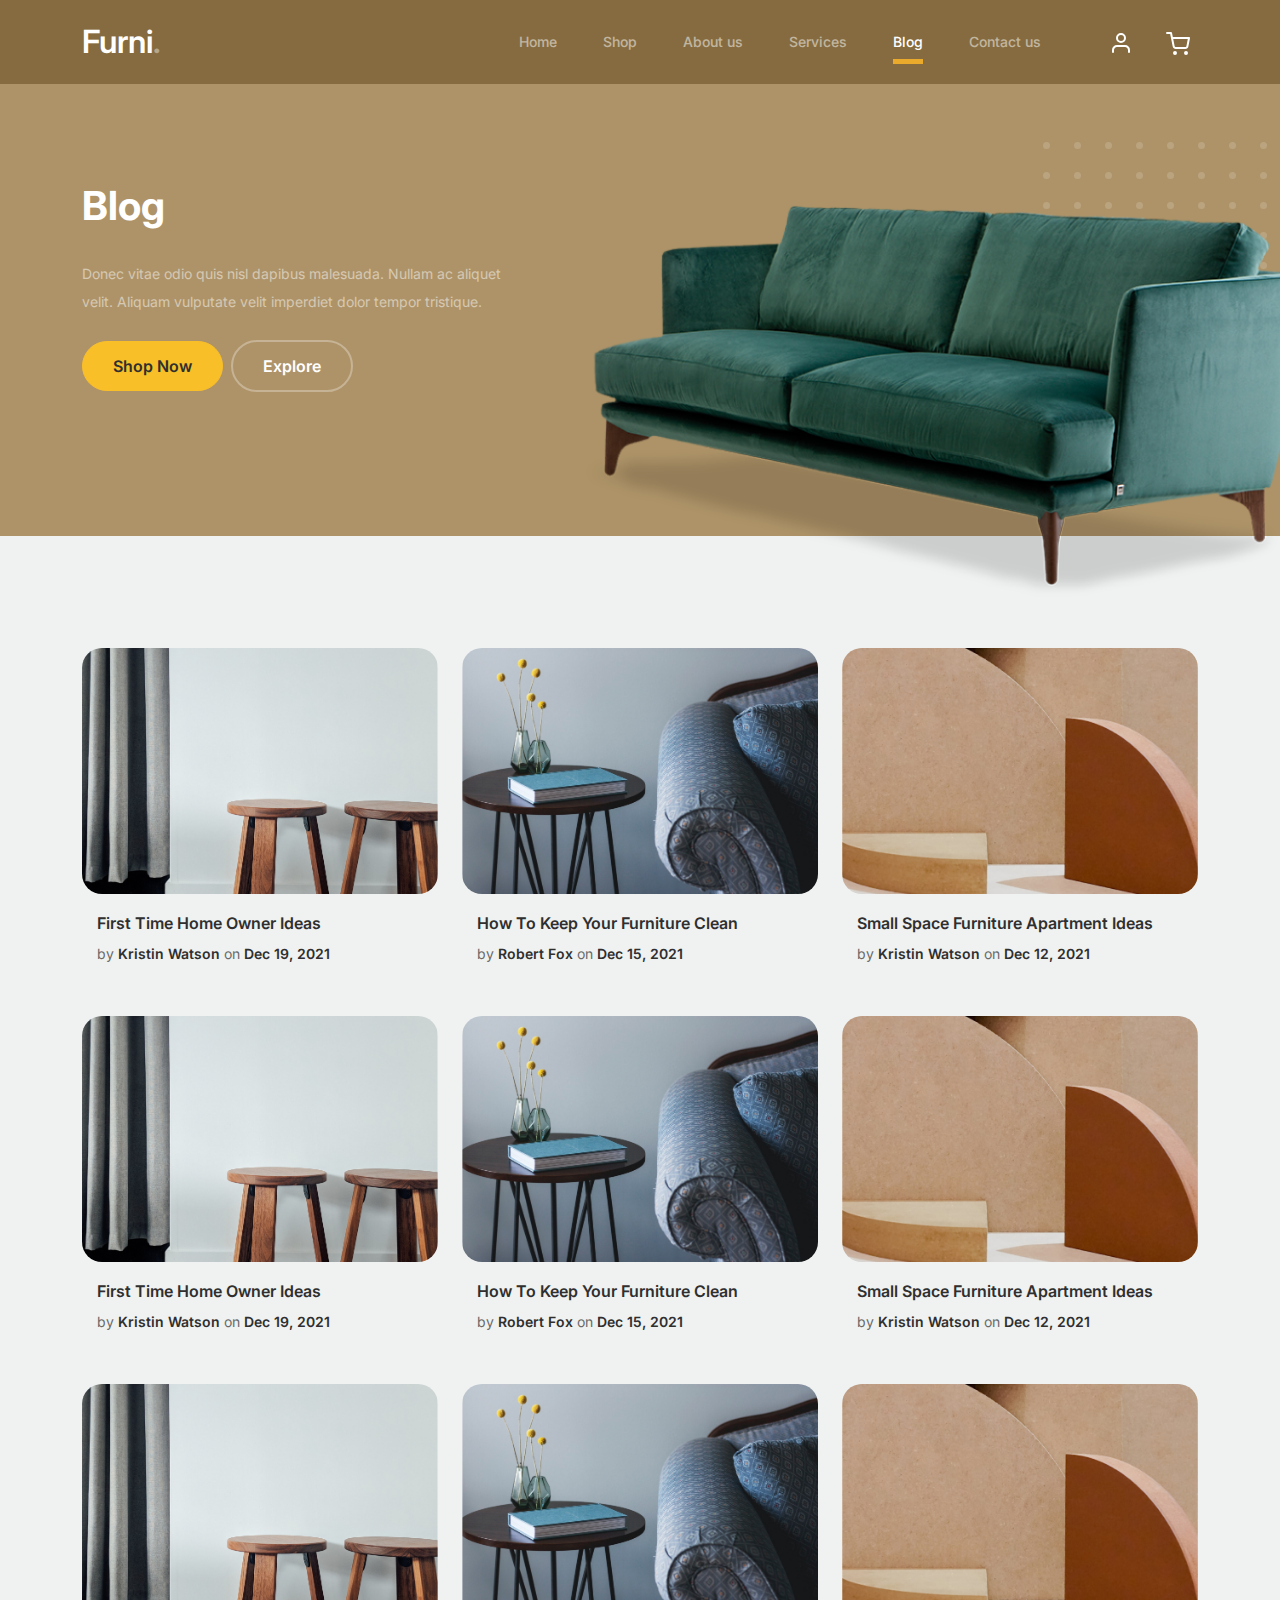
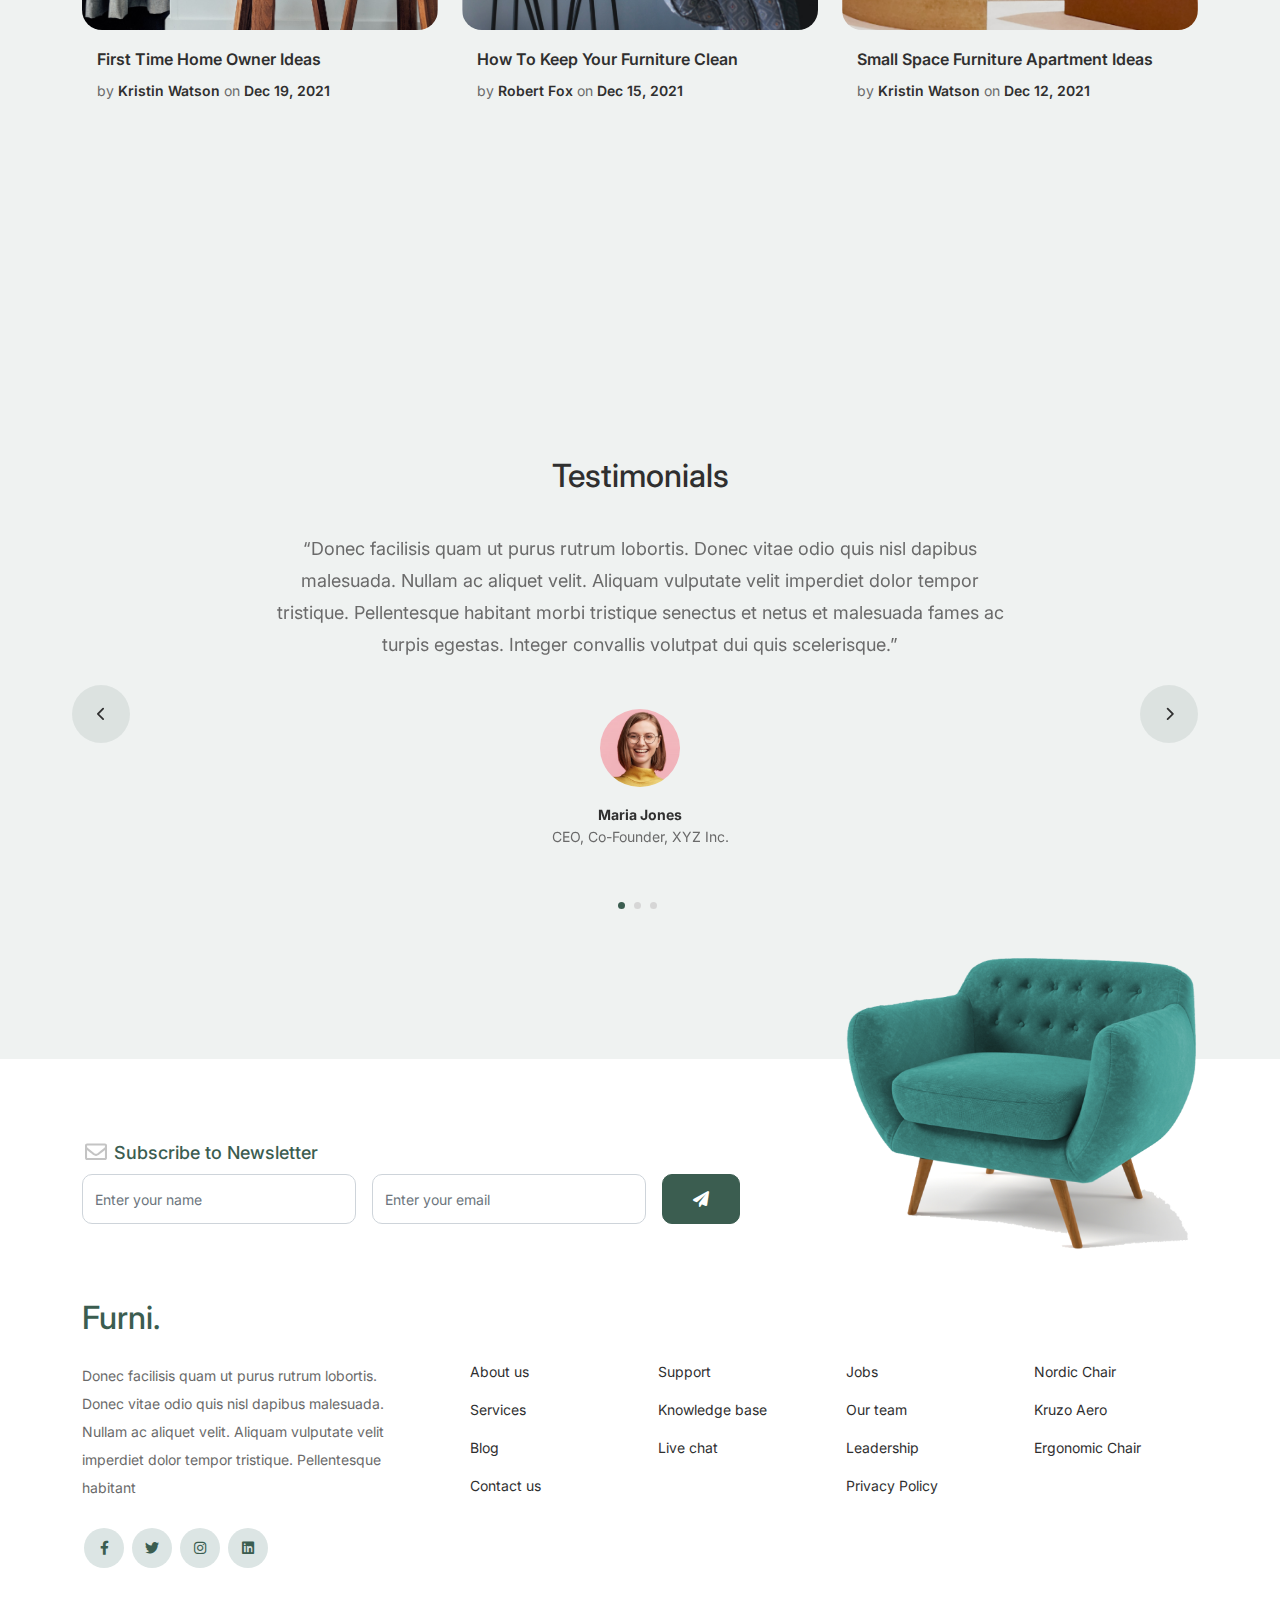
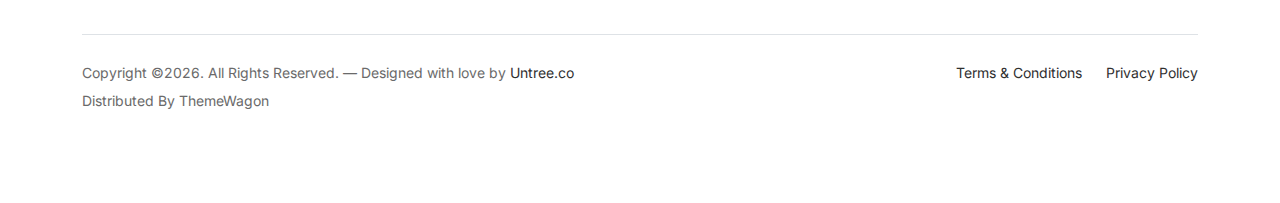
<file: blog.html>
<!-- /*
* Bootstrap 5
* Template Name: Furni
* Template Author: Untree.co
* Template URI: https://untree.co/
* License: https://creativecommons.org/licenses/by/3.0/
*/ -->
<!doctype html>
<html lang="en">
<head>
  <meta charset="utf-8">
  <meta name="viewport" content="width=device-width, initial-scale=1, shrink-to-fit=no">
  <meta name="author" content="Untree.co">
  <link rel="shortcut icon" href="favicon.png">

  <meta name="description" content="" />
  <meta name="keywords" content="bootstrap, bootstrap4" />

		<!-- Bootstrap CSS -->
		<link href="css/bootstrap.min.css" rel="stylesheet">
		<link href="https://cdnjs.cloudflare.com/ajax/libs/font-awesome/6.0.0-beta3/css/all.min.css" rel="stylesheet">
		<link href="css/tiny-slider.css" rel="stylesheet">
		<link href="css/style.css" rel="stylesheet">
		<title>Furni Free Bootstrap 5 Template for Furniture and Interior Design Websites by Untree.co </title>
	</head>

	<body>

		<!-- Start Header/Navigation -->
		<nav class="custom-navbar navbar navbar navbar-expand-md navbar-dark bg-dark" arial-label="Furni navigation bar">

			<div class="container">
				<a class="navbar-brand" href="index.html">Furni<span>.</span></a>

				<button class="navbar-toggler" type="button" data-bs-toggle="collapse" data-bs-target="#navbarsFurni" aria-controls="navbarsFurni" aria-expanded="false" aria-label="Toggle navigation">
					<span class="navbar-toggler-icon"></span>
				</button>

				<div class="collapse navbar-collapse" id="navbarsFurni">
					<ul class="custom-navbar-nav navbar-nav ms-auto mb-2 mb-md-0">
						<li class="nav-item">
							<a class="nav-link" href="index.html">Home</a>
						</li>
						<li><a class="nav-link" href="shop.html">Shop</a></li>
						<li><a class="nav-link" href="about.html">About us</a></li>
						<li><a class="nav-link" href="services.html">Services</a></li>
						<li class="active"><a class="nav-link" href="blog.html">Blog</a></li>
						<li><a class="nav-link" href="contact.html">Contact us</a></li>
					</ul>

					<ul class="custom-navbar-cta navbar-nav mb-2 mb-md-0 ms-5">
						<li><a class="nav-link" href="#"><img src="images/user.svg"></a></li>
						<li><a class="nav-link" href="cart.html"><img src="images/cart.svg"></a></li>
					</ul>
				</div>
			</div>
				
		</nav>
		<!-- End Header/Navigation -->

		<!-- Start Hero Section -->
			<div class="hero">
				<div class="container">
					<div class="row justify-content-between">
						<div class="col-lg-5">
							<div class="intro-excerpt">
								<h1>Blog</h1>
								<p class="mb-4">Donec vitae odio quis nisl dapibus malesuada. Nullam ac aliquet velit. Aliquam vulputate velit imperdiet dolor tempor tristique.</p>
								<p><a href="" class="btn btn-secondary me-2">Shop Now</a><a href="#" class="btn btn-white-outline">Explore</a></p>
							</div>
						</div>
						<div class="col-lg-7">
							<div class="hero-img-wrap">
								<img src="images/couch.png" class="img-fluid">
							</div>
						</div>
					</div>
				</div>
			</div>
		<!-- End Hero Section -->

		

		<!-- Start Blog Section -->
		<div class="blog-section">
			<div class="container">
				
				<div class="row">

					<div class="col-12 col-sm-6 col-md-4 mb-5">
						<div class="post-entry">
							<a href="#" class="post-thumbnail"><img src="images/post-1.jpg" alt="Image" class="img-fluid"></a>
							<div class="post-content-entry">
								<h3><a href="#">First Time Home Owner Ideas</a></h3>
								<div class="meta">
									<span>by <a href="#">Kristin Watson</a></span> <span>on <a href="#">Dec 19, 2021</a></span>
								</div>
							</div>
						</div>
					</div>

					<div class="col-12 col-sm-6 col-md-4 mb-5">
						<div class="post-entry">
							<a href="#" class="post-thumbnail"><img src="images/post-2.jpg" alt="Image" class="img-fluid"></a>
							<div class="post-content-entry">
								<h3><a href="#">How To Keep Your Furniture Clean</a></h3>
								<div class="meta">
									<span>by <a href="#">Robert Fox</a></span> <span>on <a href="#">Dec 15, 2021</a></span>
								</div>
							</div>
						</div>
					</div>

					<div class="col-12 col-sm-6 col-md-4 mb-5">
						<div class="post-entry">
							<a href="#" class="post-thumbnail"><img src="images/post-3.jpg" alt="Image" class="img-fluid"></a>
							<div class="post-content-entry">
								<h3><a href="#">Small Space Furniture Apartment Ideas</a></h3>
								<div class="meta">
									<span>by <a href="#">Kristin Watson</a></span> <span>on <a href="#">Dec 12, 2021</a></span>
								</div>
							</div>
						</div>
					</div>

					<div class="col-12 col-sm-6 col-md-4 mb-5">
						<div class="post-entry">
							<a href="#" class="post-thumbnail"><img src="images/post-1.jpg" alt="Image" class="img-fluid"></a>
							<div class="post-content-entry">
								<h3><a href="#">First Time Home Owner Ideas</a></h3>
								<div class="meta">
									<span>by <a href="#">Kristin Watson</a></span> <span>on <a href="#">Dec 19, 2021</a></span>
								</div>
							</div>
						</div>
					</div>

					<div class="col-12 col-sm-6 col-md-4 mb-5">
						<div class="post-entry">
							<a href="#" class="post-thumbnail"><img src="images/post-2.jpg" alt="Image" class="img-fluid"></a>
							<div class="post-content-entry">
								<h3><a href="#">How To Keep Your Furniture Clean</a></h3>
								<div class="meta">
									<span>by <a href="#">Robert Fox</a></span> <span>on <a href="#">Dec 15, 2021</a></span>
								</div>
							</div>
						</div>
					</div>

					<div class="col-12 col-sm-6 col-md-4 mb-5">
						<div class="post-entry">
							<a href="#" class="post-thumbnail"><img src="images/post-3.jpg" alt="Image" class="img-fluid"></a>
							<div class="post-content-entry">
								<h3><a href="#">Small Space Furniture Apartment Ideas</a></h3>
								<div class="meta">
									<span>by <a href="#">Kristin Watson</a></span> <span>on <a href="#">Dec 12, 2021</a></span>
								</div>
							</div>
						</div>
					</div>

					<div class="col-12 col-sm-6 col-md-4 mb-5">
						<div class="post-entry">
							<a href="#" class="post-thumbnail"><img src="images/post-1.jpg" alt="Image" class="img-fluid"></a>
							<div class="post-content-entry">
								<h3><a href="#">First Time Home Owner Ideas</a></h3>
								<div class="meta">
									<span>by <a href="#">Kristin Watson</a></span> <span>on <a href="#">Dec 19, 2021</a></span>
								</div>
							</div>
						</div>
					</div>

					<div class="col-12 col-sm-6 col-md-4 mb-5">
						<div class="post-entry">
							<a href="#" class="post-thumbnail"><img src="images/post-2.jpg" alt="Image" class="img-fluid"></a>
							<div class="post-content-entry">
								<h3><a href="#">How To Keep Your Furniture Clean</a></h3>
								<div class="meta">
									<span>by <a href="#">Robert Fox</a></span> <span>on <a href="#">Dec 15, 2021</a></span>
								</div>
							</div>
						</div>
					</div>

					<div class="col-12 col-sm-6 col-md-4 mb-5">
						<div class="post-entry">
							<a href="#" class="post-thumbnail"><img src="images/post-3.jpg" alt="Image" class="img-fluid"></a>
							<div class="post-content-entry">
								<h3><a href="#">Small Space Furniture Apartment Ideas</a></h3>
								<div class="meta">
									<span>by <a href="#">Kristin Watson</a></span> <span>on <a href="#">Dec 12, 2021</a></span>
								</div>
							</div>
						</div>
					</div>

				</div>
			</div>
		</div>
		<!-- End Blog Section -->	

		

		<!-- Start Testimonial Slider -->
		<div class="testimonial-section before-footer-section">
			<div class="container">
				<div class="row">
					<div class="col-lg-7 mx-auto text-center">
						<h2 class="section-title">Testimonials</h2>
					</div>
				</div>

				<div class="row justify-content-center">
					<div class="col-lg-12">
						<div class="testimonial-slider-wrap text-center">

							<div id="testimonial-nav">
								<span class="prev" data-controls="prev"><span class="fa fa-chevron-left"></span></span>
								<span class="next" data-controls="next"><span class="fa fa-chevron-right"></span></span>
							</div>

							<div class="testimonial-slider">
								
								<div class="item">
									<div class="row justify-content-center">
										<div class="col-lg-8 mx-auto">

											<div class="testimonial-block text-center">
												<blockquote class="mb-5">
													<p>&ldquo;Donec facilisis quam ut purus rutrum lobortis. Donec vitae odio quis nisl dapibus malesuada. Nullam ac aliquet velit. Aliquam vulputate velit imperdiet dolor tempor tristique. Pellentesque habitant morbi tristique senectus et netus et malesuada fames ac turpis egestas. Integer convallis volutpat dui quis scelerisque.&rdquo;</p>
												</blockquote>

												<div class="author-info">
													<div class="author-pic">
														<img src="images/person-1.png" alt="Maria Jones" class="img-fluid">
													</div>
													<h3 class="font-weight-bold">Maria Jones</h3>
													<span class="position d-block mb-3">CEO, Co-Founder, XYZ Inc.</span>
												</div>
											</div>

										</div>
									</div>
								</div> 
								<!-- END item -->

								<div class="item">
									<div class="row justify-content-center">
										<div class="col-lg-8 mx-auto">

											<div class="testimonial-block text-center">
												<blockquote class="mb-5">
													<p>&ldquo;Donec facilisis quam ut purus rutrum lobortis. Donec vitae odio quis nisl dapibus malesuada. Nullam ac aliquet velit. Aliquam vulputate velit imperdiet dolor tempor tristique. Pellentesque habitant morbi tristique senectus et netus et malesuada fames ac turpis egestas. Integer convallis volutpat dui quis scelerisque.&rdquo;</p>
												</blockquote>

												<div class="author-info">
													<div class="author-pic">
														<img src="images/person-1.png" alt="Maria Jones" class="img-fluid">
													</div>
													<h3 class="font-weight-bold">Maria Jones</h3>
													<span class="position d-block mb-3">CEO, Co-Founder, XYZ Inc.</span>
												</div>
											</div>

										</div>
									</div>
								</div> 
								<!-- END item -->

								<div class="item">
									<div class="row justify-content-center">
										<div class="col-lg-8 mx-auto">

											<div class="testimonial-block text-center">
												<blockquote class="mb-5">
													<p>&ldquo;Donec facilisis quam ut purus rutrum lobortis. Donec vitae odio quis nisl dapibus malesuada. Nullam ac aliquet velit. Aliquam vulputate velit imperdiet dolor tempor tristique. Pellentesque habitant morbi tristique senectus et netus et malesuada fames ac turpis egestas. Integer convallis volutpat dui quis scelerisque.&rdquo;</p>
												</blockquote>

												<div class="author-info">
													<div class="author-pic">
														<img src="images/person-1.png" alt="Maria Jones" class="img-fluid">
													</div>
													<h3 class="font-weight-bold">Maria Jones</h3>
													<span class="position d-block mb-3">CEO, Co-Founder, XYZ Inc.</span>
												</div>
											</div>

										</div>
									</div>
								</div> 
								<!-- END item -->

							</div>

						</div>
					</div>
				</div>
			</div>
		</div>
		<!-- End Testimonial Slider -->

		

		<!-- Start Footer Section -->
		<footer class="footer-section">
			<div class="container relative">

				<div class="sofa-img">
					<img src="images/sofa.png" alt="Image" class="img-fluid">
				</div>

				<div class="row">
					<div class="col-lg-8">
						<div class="subscription-form">
							<h3 class="d-flex align-items-center"><span class="me-1"><img src="images/envelope-outline.svg" alt="Image" class="img-fluid"></span><span>Subscribe to Newsletter</span></h3>

							<form action="#" class="row g-3">
								<div class="col-auto">
									<input type="text" class="form-control" placeholder="Enter your name">
								</div>
								<div class="col-auto">
									<input type="email" class="form-control" placeholder="Enter your email">
								</div>
								<div class="col-auto">
									<button class="btn btn-primary">
										<span class="fa fa-paper-plane"></span>
									</button>
								</div>
							</form>

						</div>
					</div>
				</div>

				<div class="row g-5 mb-5">
					<div class="col-lg-4">
						<div class="mb-4 footer-logo-wrap"><a href="#" class="footer-logo">Furni<span>.</span></a></div>
						<p class="mb-4">Donec facilisis quam ut purus rutrum lobortis. Donec vitae odio quis nisl dapibus malesuada. Nullam ac aliquet velit. Aliquam vulputate velit imperdiet dolor tempor tristique. Pellentesque habitant</p>

						<ul class="list-unstyled custom-social">
							<li><a href="#"><span class="fa fa-brands fa-facebook-f"></span></a></li>
							<li><a href="#"><span class="fa fa-brands fa-twitter"></span></a></li>
							<li><a href="#"><span class="fa fa-brands fa-instagram"></span></a></li>
							<li><a href="#"><span class="fa fa-brands fa-linkedin"></span></a></li>
						</ul>
					</div>

					<div class="col-lg-8">
						<div class="row links-wrap">
							<div class="col-6 col-sm-6 col-md-3">
								<ul class="list-unstyled">
									<li><a href="#">About us</a></li>
									<li><a href="#">Services</a></li>
									<li><a href="#">Blog</a></li>
									<li><a href="#">Contact us</a></li>
								</ul>
							</div>

							<div class="col-6 col-sm-6 col-md-3">
								<ul class="list-unstyled">
									<li><a href="#">Support</a></li>
									<li><a href="#">Knowledge base</a></li>
									<li><a href="#">Live chat</a></li>
								</ul>
							</div>

							<div class="col-6 col-sm-6 col-md-3">
								<ul class="list-unstyled">
									<li><a href="#">Jobs</a></li>
									<li><a href="#">Our team</a></li>
									<li><a href="#">Leadership</a></li>
									<li><a href="#">Privacy Policy</a></li>
								</ul>
							</div>

							<div class="col-6 col-sm-6 col-md-3">
								<ul class="list-unstyled">
									<li><a href="#">Nordic Chair</a></li>
									<li><a href="#">Kruzo Aero</a></li>
									<li><a href="#">Ergonomic Chair</a></li>
								</ul>
							</div>
						</div>
					</div>

				</div>

				<div class="border-top copyright">
					<div class="row pt-4">
						<div class="col-lg-6">
							<p class="mb-2 text-center text-lg-start">Copyright &copy;<script>document.write(new Date().getFullYear());</script>. All Rights Reserved. &mdash; Designed with love by <a href="https://untree.co">Untree.co</a> Distributed By <a hreff="https://themewagon.com">ThemeWagon</a>  <!-- License information: https://untree.co/license/ -->
            </p>
						</div>

						<div class="col-lg-6 text-center text-lg-end">
							<ul class="list-unstyled d-inline-flex ms-auto">
								<li class="me-4"><a href="#">Terms &amp; Conditions</a></li>
								<li><a href="#">Privacy Policy</a></li>
							</ul>
						</div>

					</div>
				</div>

			</div>
		</footer>
		<!-- End Footer Section -->	


		<script src="js/bootstrap.bundle.min.js"></script>
		<script src="js/tiny-slider.js"></script>
		<script src="js/custom.js"></script>
	</body>

</html>
</file>
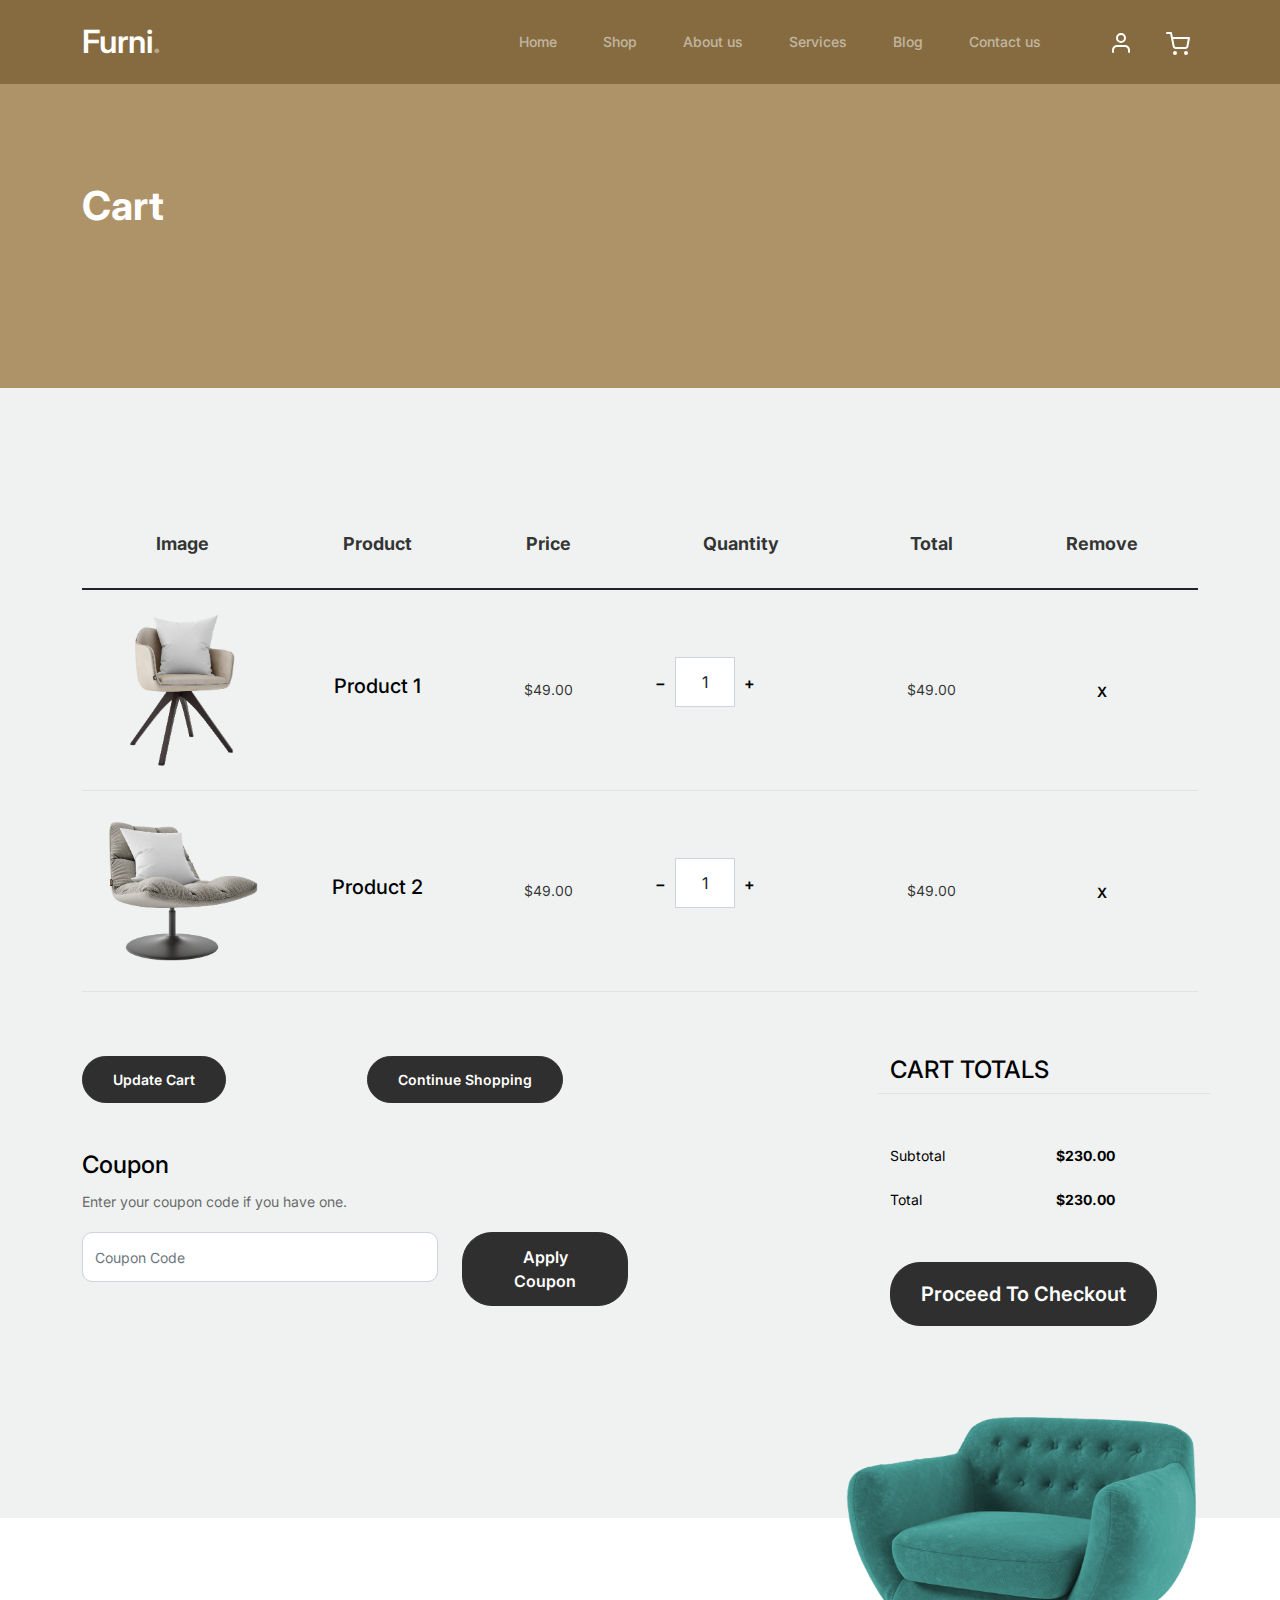
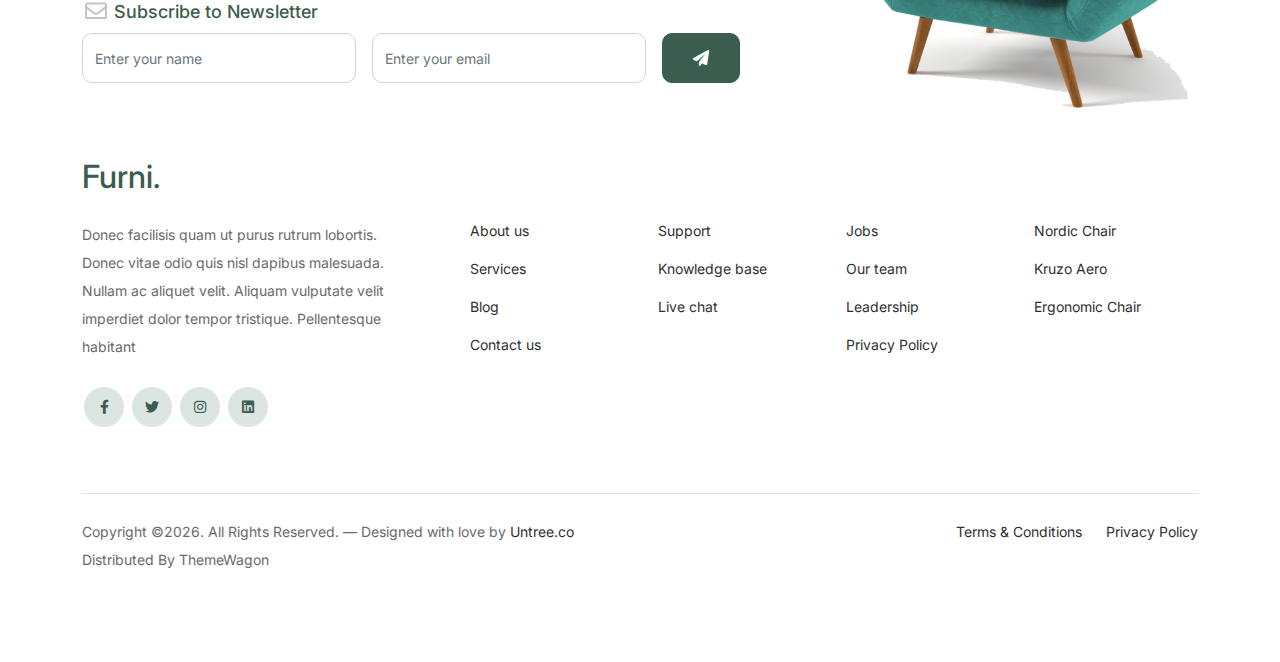
<file: cart.html>
<!-- /*
* Bootstrap 5
* Template Name: Furni
* Template Author: Untree.co
* Template URI: https://untree.co/
* License: https://creativecommons.org/licenses/by/3.0/
*/ -->
<!doctype html>
<html lang="en">
<head>
  <meta charset="utf-8">
  <meta name="viewport" content="width=device-width, initial-scale=1, shrink-to-fit=no">
  <meta name="author" content="Untree.co">
  <link rel="shortcut icon" href="favicon.png">

  <meta name="description" content="" />
  <meta name="keywords" content="bootstrap, bootstrap4" />

		<!-- Bootstrap CSS -->
		<link href="css/bootstrap.min.css" rel="stylesheet">
		<link href="https://cdnjs.cloudflare.com/ajax/libs/font-awesome/6.0.0-beta3/css/all.min.css" rel="stylesheet">
		<link href="css/tiny-slider.css" rel="stylesheet">
		<link href="css/style.css" rel="stylesheet">
		<title>Furni Free Bootstrap 5 Template for Furniture and Interior Design Websites by Untree.co </title>
	</head>

	<body>

		<!-- Start Header/Navigation -->
		<nav class="custom-navbar navbar navbar navbar-expand-md navbar-dark bg-dark" arial-label="Furni navigation bar">

			<div class="container">
				<a class="navbar-brand" href="index.html">Furni<span>.</span></a>

				<button class="navbar-toggler" type="button" data-bs-toggle="collapse" data-bs-target="#navbarsFurni" aria-controls="navbarsFurni" aria-expanded="false" aria-label="Toggle navigation">
					<span class="navbar-toggler-icon"></span>
				</button>

				<div class="collapse navbar-collapse" id="navbarsFurni">
					<ul class="custom-navbar-nav navbar-nav ms-auto mb-2 mb-md-0">
						<li class="nav-item ">
							<a class="nav-link" href="index.html">Home</a>
						</li>
						<li><a class="nav-link" href="shop.html">Shop</a></li>
						<li><a class="nav-link" href="about.html">About us</a></li>
						<li><a class="nav-link" href="services.html">Services</a></li>
						<li><a class="nav-link" href="blog.html">Blog</a></li>
						<li><a class="nav-link" href="contact.html">Contact us</a></li>
					</ul>

					<ul class="custom-navbar-cta navbar-nav mb-2 mb-md-0 ms-5">
						<li><a class="nav-link" href="#"><img src="images/user.svg"></a></li>
						<li><a class="nav-link" href="cart.html"><img src="images/cart.svg"></a></li>
					</ul>
				</div>
			</div>
				
		</nav>
		<!-- End Header/Navigation -->

		<!-- Start Hero Section -->
			<div class="hero">
				<div class="container">
					<div class="row justify-content-between">
						<div class="col-lg-5">
							<div class="intro-excerpt">
								<h1>Cart</h1>
							</div>
						</div>
						<div class="col-lg-7">
							
						</div>
					</div>
				</div>
			</div>
		<!-- End Hero Section -->

		

		<div class="untree_co-section before-footer-section">
            <div class="container">
              <div class="row mb-5">
                <form class="col-md-12" method="post">
                  <div class="site-blocks-table">
                    <table class="table">
                      <thead>
                        <tr>
                          <th class="product-thumbnail">Image</th>
                          <th class="product-name">Product</th>
                          <th class="product-price">Price</th>
                          <th class="product-quantity">Quantity</th>
                          <th class="product-total">Total</th>
                          <th class="product-remove">Remove</th>
                        </tr>
                      </thead>
                      <tbody>
                        <tr>
                          <td class="product-thumbnail">
                            <img src="images/product-1.png" alt="Image" class="img-fluid">
                          </td>
                          <td class="product-name">
                            <h2 class="h5 text-black">Product 1</h2>
                          </td>
                          <td>$49.00</td>
                          <td>
                            <div class="input-group mb-3 d-flex align-items-center quantity-container" style="max-width: 120px;">
                              <div class="input-group-prepend">
                                <button class="btn btn-outline-black decrease" type="button">&minus;</button>
                              </div>
                              <input type="text" class="form-control text-center quantity-amount" value="1" placeholder="" aria-label="Example text with button addon" aria-describedby="button-addon1">
                              <div class="input-group-append">
                                <button class="btn btn-outline-black increase" type="button">&plus;</button>
                              </div>
                            </div>
        
                          </td>
                          <td>$49.00</td>
                          <td><a href="#" class="btn btn-black btn-sm">X</a></td>
                        </tr>
        
                        <tr>
                          <td class="product-thumbnail">
                            <img src="images/product-2.png" alt="Image" class="img-fluid">
                          </td>
                          <td class="product-name">
                            <h2 class="h5 text-black">Product 2</h2>
                          </td>
                          <td>$49.00</td>
                          <td>
                            <div class="input-group mb-3 d-flex align-items-center quantity-container" style="max-width: 120px;">
                              <div class="input-group-prepend">
                                <button class="btn btn-outline-black decrease" type="button">&minus;</button>
                              </div>
                              <input type="text" class="form-control text-center quantity-amount" value="1" placeholder="" aria-label="Example text with button addon" aria-describedby="button-addon1">
                              <div class="input-group-append">
                                <button class="btn btn-outline-black increase" type="button">&plus;</button>
                              </div>
                            </div>
        
                          </td>
                          <td>$49.00</td>
                          <td><a href="#" class="btn btn-black btn-sm">X</a></td>
                        </tr>
                      </tbody>
                    </table>
                  </div>
                </form>
              </div>
        
              <div class="row">
                <div class="col-md-6">
                  <div class="row mb-5">
                    <div class="col-md-6 mb-3 mb-md-0">
                      <button class="btn btn-black btn-sm btn-block">Update Cart</button>
                    </div>
                    <div class="col-md-6">
                      <button class="btn btn-outline-black btn-sm btn-block">Continue Shopping</button>
                    </div>
                  </div>
                  <div class="row">
                    <div class="col-md-12">
                      <label class="text-black h4" for="coupon">Coupon</label>
                      <p>Enter your coupon code if you have one.</p>
                    </div>
                    <div class="col-md-8 mb-3 mb-md-0">
                      <input type="text" class="form-control py-3" id="coupon" placeholder="Coupon Code">
                    </div>
                    <div class="col-md-4">
                      <button class="btn btn-black">Apply Coupon</button>
                    </div>
                  </div>
                </div>
                <div class="col-md-6 pl-5">
                  <div class="row justify-content-end">
                    <div class="col-md-7">
                      <div class="row">
                        <div class="col-md-12 text-right border-bottom mb-5">
                          <h3 class="text-black h4 text-uppercase">Cart Totals</h3>
                        </div>
                      </div>
                      <div class="row mb-3">
                        <div class="col-md-6">
                          <span class="text-black">Subtotal</span>
                        </div>
                        <div class="col-md-6 text-right">
                          <strong class="text-black">$230.00</strong>
                        </div>
                      </div>
                      <div class="row mb-5">
                        <div class="col-md-6">
                          <span class="text-black">Total</span>
                        </div>
                        <div class="col-md-6 text-right">
                          <strong class="text-black">$230.00</strong>
                        </div>
                      </div>
        
                      <div class="row">
                        <div class="col-md-12">
                          <button class="btn btn-black btn-lg py-3 btn-block" onclick="window.location='checkout.html'">Proceed To Checkout</button>
                        </div>
                      </div>
                    </div>
                  </div>
                </div>
              </div>
            </div>
          </div>
		

		<!-- Start Footer Section -->
		<footer class="footer-section">
			<div class="container relative">

				<div class="sofa-img">
					<img src="images/sofa.png" alt="Image" class="img-fluid">
				</div>

				<div class="row">
					<div class="col-lg-8">
						<div class="subscription-form">
							<h3 class="d-flex align-items-center"><span class="me-1"><img src="images/envelope-outline.svg" alt="Image" class="img-fluid"></span><span>Subscribe to Newsletter</span></h3>

							<form action="#" class="row g-3">
								<div class="col-auto">
									<input type="text" class="form-control" placeholder="Enter your name">
								</div>
								<div class="col-auto">
									<input type="email" class="form-control" placeholder="Enter your email">
								</div>
								<div class="col-auto">
									<button class="btn btn-primary">
										<span class="fa fa-paper-plane"></span>
									</button>
								</div>
							</form>

						</div>
					</div>
				</div>

				<div class="row g-5 mb-5">
					<div class="col-lg-4">
						<div class="mb-4 footer-logo-wrap"><a href="#" class="footer-logo">Furni<span>.</span></a></div>
						<p class="mb-4">Donec facilisis quam ut purus rutrum lobortis. Donec vitae odio quis nisl dapibus malesuada. Nullam ac aliquet velit. Aliquam vulputate velit imperdiet dolor tempor tristique. Pellentesque habitant</p>

						<ul class="list-unstyled custom-social">
							<li><a href="#"><span class="fa fa-brands fa-facebook-f"></span></a></li>
							<li><a href="#"><span class="fa fa-brands fa-twitter"></span></a></li>
							<li><a href="#"><span class="fa fa-brands fa-instagram"></span></a></li>
							<li><a href="#"><span class="fa fa-brands fa-linkedin"></span></a></li>
						</ul>
					</div>

					<div class="col-lg-8">
						<div class="row links-wrap">
							<div class="col-6 col-sm-6 col-md-3">
								<ul class="list-unstyled">
									<li><a href="#">About us</a></li>
									<li><a href="#">Services</a></li>
									<li><a href="#">Blog</a></li>
									<li><a href="#">Contact us</a></li>
								</ul>
							</div>

							<div class="col-6 col-sm-6 col-md-3">
								<ul class="list-unstyled">
									<li><a href="#">Support</a></li>
									<li><a href="#">Knowledge base</a></li>
									<li><a href="#">Live chat</a></li>
								</ul>
							</div>

							<div class="col-6 col-sm-6 col-md-3">
								<ul class="list-unstyled">
									<li><a href="#">Jobs</a></li>
									<li><a href="#">Our team</a></li>
									<li><a href="#">Leadership</a></li>
									<li><a href="#">Privacy Policy</a></li>
								</ul>
							</div>

							<div class="col-6 col-sm-6 col-md-3">
								<ul class="list-unstyled">
									<li><a href="#">Nordic Chair</a></li>
									<li><a href="#">Kruzo Aero</a></li>
									<li><a href="#">Ergonomic Chair</a></li>
								</ul>
							</div>
						</div>
					</div>

				</div>

				<div class="border-top copyright">
					<div class="row pt-4">
						<div class="col-lg-6">
							<p class="mb-2 text-center text-lg-start">Copyright &copy;<script>document.write(new Date().getFullYear());</script>. All Rights Reserved. &mdash; Designed with love by <a href="https://untree.co">Untree.co</a> Distributed By <a hreff="https://themewagon.com">ThemeWagon</a>  <!-- License information: https://untree.co/license/ -->
            </p>
						</div>

						<div class="col-lg-6 text-center text-lg-end">
							<ul class="list-unstyled d-inline-flex ms-auto">
								<li class="me-4"><a href="#">Terms &amp; Conditions</a></li>
								<li><a href="#">Privacy Policy</a></li>
							</ul>
						</div>

					</div>
				</div>

			</div>
		</footer>
		<!-- End Footer Section -->	


		<script src="js/bootstrap.bundle.min.js"></script>
		<script src="js/tiny-slider.js"></script>
		<script src="js/custom.js"></script>
	</body>

</html>
</file>
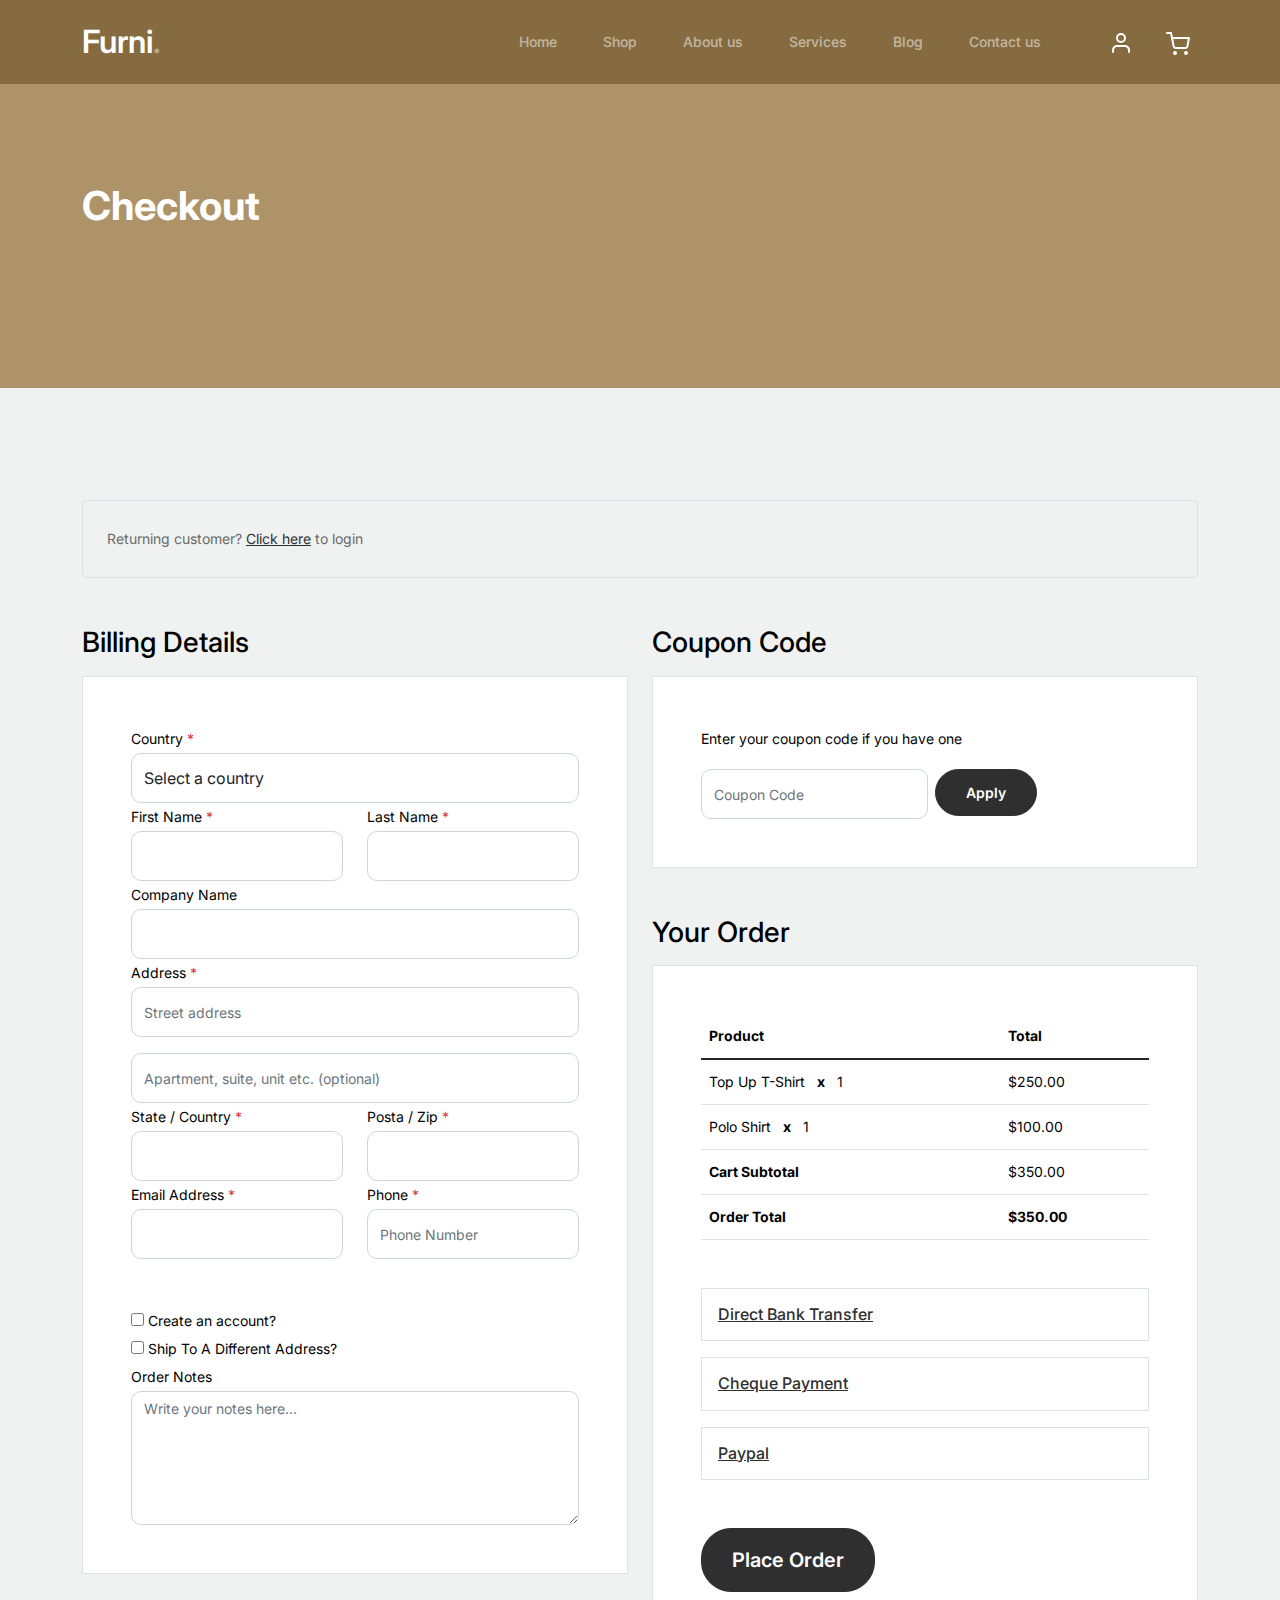
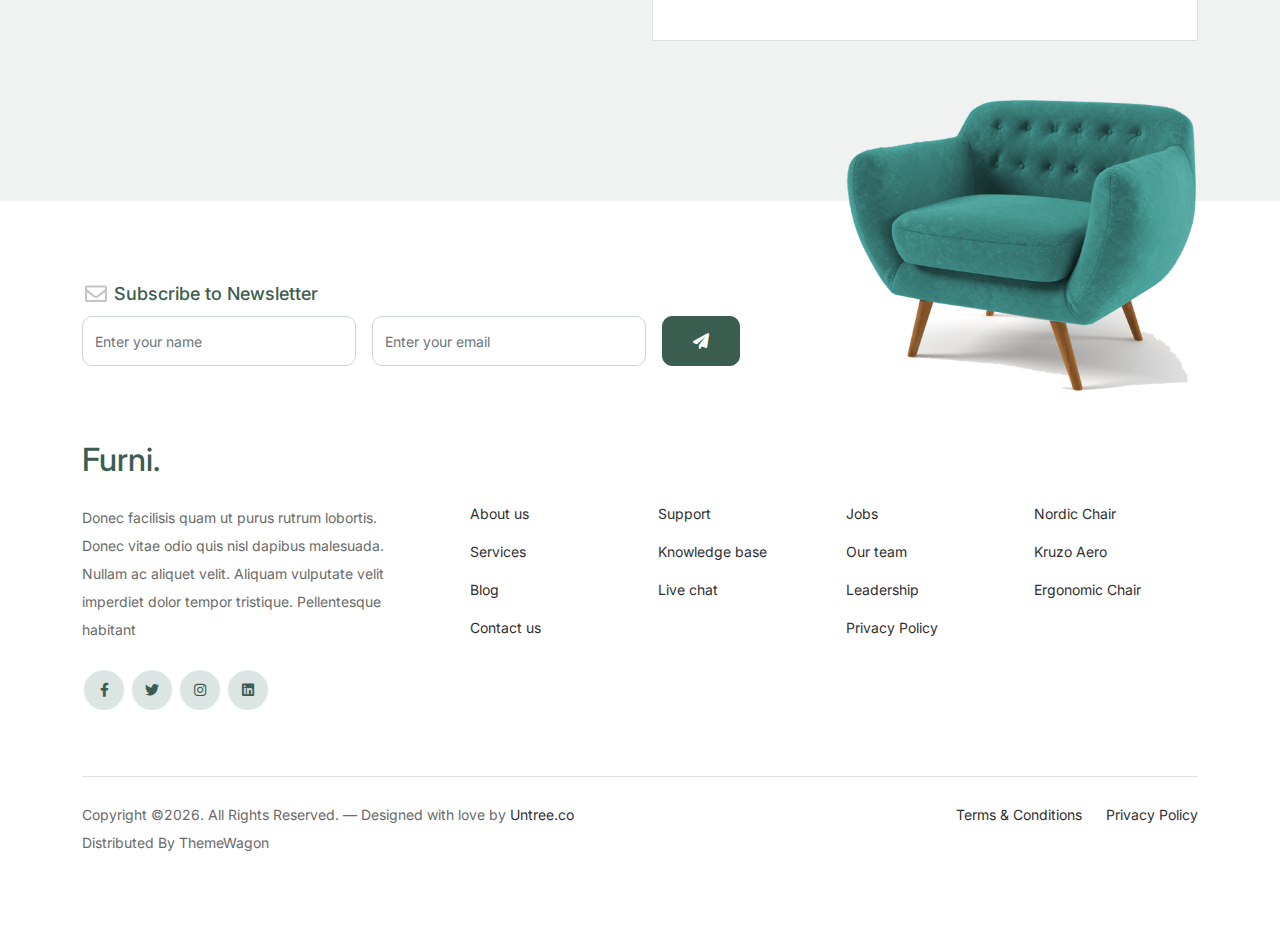
<file: checkout.html>
<!-- /*
* Bootstrap 5
* Template Name: Furni
* Template Author: Untree.co
* Template URI: https://untree.co/
* License: https://creativecommons.org/licenses/by/3.0/
*/ -->
<!doctype html>
<html lang="en">
<head>
  <meta charset="utf-8">
  <meta name="viewport" content="width=device-width, initial-scale=1, shrink-to-fit=no">
  <meta name="author" content="Untree.co">
  <link rel="shortcut icon" href="favicon.png">

  <meta name="description" content="" />
  <meta name="keywords" content="bootstrap, bootstrap4" />

		<!-- Bootstrap CSS -->
		<link href="css/bootstrap.min.css" rel="stylesheet">
		<link href="https://cdnjs.cloudflare.com/ajax/libs/font-awesome/6.0.0-beta3/css/all.min.css" rel="stylesheet">
		<link href="css/tiny-slider.css" rel="stylesheet">
		<link href="css/style.css" rel="stylesheet">
		<title>Furni Free Bootstrap 5 Template for Furniture and Interior Design Websites by Untree.co </title>
	</head>

	<body>

		<!-- Start Header/Navigation -->
		<nav class="custom-navbar navbar navbar navbar-expand-md navbar-dark bg-dark" arial-label="Furni navigation bar">

			<div class="container">
				<a class="navbar-brand" href="index.html">Furni<span>.</span></a>

				<button class="navbar-toggler" type="button" data-bs-toggle="collapse" data-bs-target="#navbarsFurni" aria-controls="navbarsFurni" aria-expanded="false" aria-label="Toggle navigation">
					<span class="navbar-toggler-icon"></span>
				</button>

				<div class="collapse navbar-collapse" id="navbarsFurni">
					<ul class="custom-navbar-nav navbar-nav ms-auto mb-2 mb-md-0">
						<li class="nav-item ">
							<a class="nav-link" href="index.html">Home</a>
						</li>
						<li><a class="nav-link" href="shop.html">Shop</a></li>
						<li><a class="nav-link" href="about.html">About us</a></li>
						<li><a class="nav-link" href="services.html">Services</a></li>
						<li><a class="nav-link" href="blog.html">Blog</a></li>
						<li><a class="nav-link" href="contact.html">Contact us</a></li>
					</ul>

					<ul class="custom-navbar-cta navbar-nav mb-2 mb-md-0 ms-5">
						<li><a class="nav-link" href="#"><img src="images/user.svg"></a></li>
						<li><a class="nav-link" href="cart.html"><img src="images/cart.svg"></a></li>
					</ul>
				</div>
			</div>
				
		</nav>
		<!-- End Header/Navigation -->

		<!-- Start Hero Section -->
			<div class="hero">
				<div class="container">
					<div class="row justify-content-between">
						<div class="col-lg-5">
							<div class="intro-excerpt">
								<h1>Checkout</h1>
							</div>
						</div>
						<div class="col-lg-7">
							
						</div>
					</div>
				</div>
			</div>
		<!-- End Hero Section -->

		<div class="untree_co-section">
		    <div class="container">
		      <div class="row mb-5">
		        <div class="col-md-12">
		          <div class="border p-4 rounded" role="alert">
		            Returning customer? <a href="#">Click here</a> to login
		          </div>
		        </div>
		      </div>
		      <div class="row">
		        <div class="col-md-6 mb-5 mb-md-0">
		          <h2 class="h3 mb-3 text-black">Billing Details</h2>
		          <div class="p-3 p-lg-5 border bg-white">
		            <div class="form-group">
		              <label for="c_country" class="text-black">Country <span class="text-danger">*</span></label>
		              <select id="c_country" class="form-control">
		                <option value="1">Select a country</option>    
		                <option value="2">bangladesh</option>    
		                <option value="3">Algeria</option>    
		                <option value="4">Afghanistan</option>    
		                <option value="5">Ghana</option>    
		                <option value="6">Albania</option>    
		                <option value="7">Bahrain</option>    
		                <option value="8">Colombia</option>    
		                <option value="9">Dominican Republic</option>    
		              </select>
		            </div>
		            <div class="form-group row">
		              <div class="col-md-6">
		                <label for="c_fname" class="text-black">First Name <span class="text-danger">*</span></label>
		                <input type="text" class="form-control" id="c_fname" name="c_fname">
		              </div>
		              <div class="col-md-6">
		                <label for="c_lname" class="text-black">Last Name <span class="text-danger">*</span></label>
		                <input type="text" class="form-control" id="c_lname" name="c_lname">
		              </div>
		            </div>

		            <div class="form-group row">
		              <div class="col-md-12">
		                <label for="c_companyname" class="text-black">Company Name </label>
		                <input type="text" class="form-control" id="c_companyname" name="c_companyname">
		              </div>
		            </div>

		            <div class="form-group row">
		              <div class="col-md-12">
		                <label for="c_address" class="text-black">Address <span class="text-danger">*</span></label>
		                <input type="text" class="form-control" id="c_address" name="c_address" placeholder="Street address">
		              </div>
		            </div>

		            <div class="form-group mt-3">
		              <input type="text" class="form-control" placeholder="Apartment, suite, unit etc. (optional)">
		            </div>

		            <div class="form-group row">
		              <div class="col-md-6">
		                <label for="c_state_country" class="text-black">State / Country <span class="text-danger">*</span></label>
		                <input type="text" class="form-control" id="c_state_country" name="c_state_country">
		              </div>
		              <div class="col-md-6">
		                <label for="c_postal_zip" class="text-black">Posta / Zip <span class="text-danger">*</span></label>
		                <input type="text" class="form-control" id="c_postal_zip" name="c_postal_zip">
		              </div>
		            </div>

		            <div class="form-group row mb-5">
		              <div class="col-md-6">
		                <label for="c_email_address" class="text-black">Email Address <span class="text-danger">*</span></label>
		                <input type="text" class="form-control" id="c_email_address" name="c_email_address">
		              </div>
		              <div class="col-md-6">
		                <label for="c_phone" class="text-black">Phone <span class="text-danger">*</span></label>
		                <input type="text" class="form-control" id="c_phone" name="c_phone" placeholder="Phone Number">
		              </div>
		            </div>

		            <div class="form-group">
		              <label for="c_create_account" class="text-black" data-bs-toggle="collapse" href="#create_an_account" role="button" aria-expanded="false" aria-controls="create_an_account"><input type="checkbox" value="1" id="c_create_account"> Create an account?</label>
		              <div class="collapse" id="create_an_account">
		                <div class="py-2 mb-4">
		                  <p class="mb-3">Create an account by entering the information below. If you are a returning customer please login at the top of the page.</p>
		                  <div class="form-group">
		                    <label for="c_account_password" class="text-black">Account Password</label>
		                    <input type="email" class="form-control" id="c_account_password" name="c_account_password" placeholder="">
		                  </div>
		                </div>
		              </div>
		            </div>


		            <div class="form-group">
		              <label for="c_ship_different_address" class="text-black" data-bs-toggle="collapse" href="#ship_different_address" role="button" aria-expanded="false" aria-controls="ship_different_address"><input type="checkbox" value="1" id="c_ship_different_address"> Ship To A Different Address?</label>
		              <div class="collapse" id="ship_different_address">
		                <div class="py-2">

		                  <div class="form-group">
		                    <label for="c_diff_country" class="text-black">Country <span class="text-danger">*</span></label>
		                    <select id="c_diff_country" class="form-control">
		                      <option value="1">Select a country</option>    
		                      <option value="2">bangladesh</option>    
		                      <option value="3">Algeria</option>    
		                      <option value="4">Afghanistan</option>    
		                      <option value="5">Ghana</option>    
		                      <option value="6">Albania</option>    
		                      <option value="7">Bahrain</option>    
		                      <option value="8">Colombia</option>    
		                      <option value="9">Dominican Republic</option>    
		                    </select>
		                  </div>


		                  <div class="form-group row">
		                    <div class="col-md-6">
		                      <label for="c_diff_fname" class="text-black">First Name <span class="text-danger">*</span></label>
		                      <input type="text" class="form-control" id="c_diff_fname" name="c_diff_fname">
		                    </div>
		                    <div class="col-md-6">
		                      <label for="c_diff_lname" class="text-black">Last Name <span class="text-danger">*</span></label>
		                      <input type="text" class="form-control" id="c_diff_lname" name="c_diff_lname">
		                    </div>
		                  </div>

		                  <div class="form-group row">
		                    <div class="col-md-12">
		                      <label for="c_diff_companyname" class="text-black">Company Name </label>
		                      <input type="text" class="form-control" id="c_diff_companyname" name="c_diff_companyname">
		                    </div>
		                  </div>

		                  <div class="form-group row  mb-3">
		                    <div class="col-md-12">
		                      <label for="c_diff_address" class="text-black">Address <span class="text-danger">*</span></label>
		                      <input type="text" class="form-control" id="c_diff_address" name="c_diff_address" placeholder="Street address">
		                    </div>
		                  </div>

		                  <div class="form-group">
		                    <input type="text" class="form-control" placeholder="Apartment, suite, unit etc. (optional)">
		                  </div>

		                  <div class="form-group row">
		                    <div class="col-md-6">
		                      <label for="c_diff_state_country" class="text-black">State / Country <span class="text-danger">*</span></label>
		                      <input type="text" class="form-control" id="c_diff_state_country" name="c_diff_state_country">
		                    </div>
		                    <div class="col-md-6">
		                      <label for="c_diff_postal_zip" class="text-black">Posta / Zip <span class="text-danger">*</span></label>
		                      <input type="text" class="form-control" id="c_diff_postal_zip" name="c_diff_postal_zip">
		                    </div>
		                  </div>

		                  <div class="form-group row mb-5">
		                    <div class="col-md-6">
		                      <label for="c_diff_email_address" class="text-black">Email Address <span class="text-danger">*</span></label>
		                      <input type="text" class="form-control" id="c_diff_email_address" name="c_diff_email_address">
		                    </div>
		                    <div class="col-md-6">
		                      <label for="c_diff_phone" class="text-black">Phone <span class="text-danger">*</span></label>
		                      <input type="text" class="form-control" id="c_diff_phone" name="c_diff_phone" placeholder="Phone Number">
		                    </div>
		                  </div>

		                </div>

		              </div>
		            </div>

		            <div class="form-group">
		              <label for="c_order_notes" class="text-black">Order Notes</label>
		              <textarea name="c_order_notes" id="c_order_notes" cols="30" rows="5" class="form-control" placeholder="Write your notes here..."></textarea>
		            </div>

		          </div>
		        </div>
		        <div class="col-md-6">

		          <div class="row mb-5">
		            <div class="col-md-12">
		              <h2 class="h3 mb-3 text-black">Coupon Code</h2>
		              <div class="p-3 p-lg-5 border bg-white">

		                <label for="c_code" class="text-black mb-3">Enter your coupon code if you have one</label>
		                <div class="input-group w-75 couponcode-wrap">
		                  <input type="text" class="form-control me-2" id="c_code" placeholder="Coupon Code" aria-label="Coupon Code" aria-describedby="button-addon2">
		                  <div class="input-group-append">
		                    <button class="btn btn-black btn-sm" type="button" id="button-addon2">Apply</button>
		                  </div>
		                </div>

		              </div>
		            </div>
		          </div>

		          <div class="row mb-5">
		            <div class="col-md-12">
		              <h2 class="h3 mb-3 text-black">Your Order</h2>
		              <div class="p-3 p-lg-5 border bg-white">
		                <table class="table site-block-order-table mb-5">
		                  <thead>
		                    <th>Product</th>
		                    <th>Total</th>
		                  </thead>
		                  <tbody>
		                    <tr>
		                      <td>Top Up T-Shirt <strong class="mx-2">x</strong> 1</td>
		                      <td>$250.00</td>
		                    </tr>
		                    <tr>
		                      <td>Polo Shirt <strong class="mx-2">x</strong>   1</td>
		                      <td>$100.00</td>
		                    </tr>
		                    <tr>
		                      <td class="text-black font-weight-bold"><strong>Cart Subtotal</strong></td>
		                      <td class="text-black">$350.00</td>
		                    </tr>
		                    <tr>
		                      <td class="text-black font-weight-bold"><strong>Order Total</strong></td>
		                      <td class="text-black font-weight-bold"><strong>$350.00</strong></td>
		                    </tr>
		                  </tbody>
		                </table>

		                <div class="border p-3 mb-3">
		                  <h3 class="h6 mb-0"><a class="d-block" data-bs-toggle="collapse" href="#collapsebank" role="button" aria-expanded="false" aria-controls="collapsebank">Direct Bank Transfer</a></h3>

		                  <div class="collapse" id="collapsebank">
		                    <div class="py-2">
		                      <p class="mb-0">Make your payment directly into our bank account. Please use your Order ID as the payment reference. Your order won’t be shipped until the funds have cleared in our account.</p>
		                    </div>
		                  </div>
		                </div>

		                <div class="border p-3 mb-3">
		                  <h3 class="h6 mb-0"><a class="d-block" data-bs-toggle="collapse" href="#collapsecheque" role="button" aria-expanded="false" aria-controls="collapsecheque">Cheque Payment</a></h3>

		                  <div class="collapse" id="collapsecheque">
		                    <div class="py-2">
		                      <p class="mb-0">Make your payment directly into our bank account. Please use your Order ID as the payment reference. Your order won’t be shipped until the funds have cleared in our account.</p>
		                    </div>
		                  </div>
		                </div>

		                <div class="border p-3 mb-5">
		                  <h3 class="h6 mb-0"><a class="d-block" data-bs-toggle="collapse" href="#collapsepaypal" role="button" aria-expanded="false" aria-controls="collapsepaypal">Paypal</a></h3>

		                  <div class="collapse" id="collapsepaypal">
		                    <div class="py-2">
		                      <p class="mb-0">Make your payment directly into our bank account. Please use your Order ID as the payment reference. Your order won’t be shipped until the funds have cleared in our account.</p>
		                    </div>
		                  </div>
		                </div>

		                <div class="form-group">
		                  <button class="btn btn-black btn-lg py-3 btn-block" onclick="window.location='thankyou.html'">Place Order</button>
		                </div>

		              </div>
		            </div>
		          </div>

		        </div>
		      </div>
		      <!-- </form> -->
		    </div>
		  </div>

		<!-- Start Footer Section -->
		<footer class="footer-section">
			<div class="container relative">

				<div class="sofa-img">
					<img src="images/sofa.png" alt="Image" class="img-fluid">
				</div>

				<div class="row">
					<div class="col-lg-8">
						<div class="subscription-form">
							<h3 class="d-flex align-items-center"><span class="me-1"><img src="images/envelope-outline.svg" alt="Image" class="img-fluid"></span><span>Subscribe to Newsletter</span></h3>

							<form action="#" class="row g-3">
								<div class="col-auto">
									<input type="text" class="form-control" placeholder="Enter your name">
								</div>
								<div class="col-auto">
									<input type="email" class="form-control" placeholder="Enter your email">
								</div>
								<div class="col-auto">
									<button class="btn btn-primary">
										<span class="fa fa-paper-plane"></span>
									</button>
								</div>
							</form>

						</div>
					</div>
				</div>

				<div class="row g-5 mb-5">
					<div class="col-lg-4">
						<div class="mb-4 footer-logo-wrap"><a href="#" class="footer-logo">Furni<span>.</span></a></div>
						<p class="mb-4">Donec facilisis quam ut purus rutrum lobortis. Donec vitae odio quis nisl dapibus malesuada. Nullam ac aliquet velit. Aliquam vulputate velit imperdiet dolor tempor tristique. Pellentesque habitant</p>

						<ul class="list-unstyled custom-social">
							<li><a href="#"><span class="fa fa-brands fa-facebook-f"></span></a></li>
							<li><a href="#"><span class="fa fa-brands fa-twitter"></span></a></li>
							<li><a href="#"><span class="fa fa-brands fa-instagram"></span></a></li>
							<li><a href="#"><span class="fa fa-brands fa-linkedin"></span></a></li>
						</ul>
					</div>

					<div class="col-lg-8">
						<div class="row links-wrap">
							<div class="col-6 col-sm-6 col-md-3">
								<ul class="list-unstyled">
									<li><a href="#">About us</a></li>
									<li><a href="#">Services</a></li>
									<li><a href="#">Blog</a></li>
									<li><a href="#">Contact us</a></li>
								</ul>
							</div>

							<div class="col-6 col-sm-6 col-md-3">
								<ul class="list-unstyled">
									<li><a href="#">Support</a></li>
									<li><a href="#">Knowledge base</a></li>
									<li><a href="#">Live chat</a></li>
								</ul>
							</div>

							<div class="col-6 col-sm-6 col-md-3">
								<ul class="list-unstyled">
									<li><a href="#">Jobs</a></li>
									<li><a href="#">Our team</a></li>
									<li><a href="#">Leadership</a></li>
									<li><a href="#">Privacy Policy</a></li>
								</ul>
							</div>

							<div class="col-6 col-sm-6 col-md-3">
								<ul class="list-unstyled">
									<li><a href="#">Nordic Chair</a></li>
									<li><a href="#">Kruzo Aero</a></li>
									<li><a href="#">Ergonomic Chair</a></li>
								</ul>
							</div>
						</div>
					</div>

				</div>

				<div class="border-top copyright">
					<div class="row pt-4">
						<div class="col-lg-6">
							<p class="mb-2 text-center text-lg-start">Copyright &copy;<script>document.write(new Date().getFullYear());</script>. All Rights Reserved. &mdash; Designed with love by <a href="https://untree.co">Untree.co</a> Distributed By <a hreff="https://themewagon.com">ThemeWagon</a>  <!-- License information: https://untree.co/license/ -->
            </p>
						</div>

						<div class="col-lg-6 text-center text-lg-end">
							<ul class="list-unstyled d-inline-flex ms-auto">
								<li class="me-4"><a href="#">Terms &amp; Conditions</a></li>
								<li><a href="#">Privacy Policy</a></li>
							</ul>
						</div>

					</div>
				</div>

			</div>
		</footer>
		<!-- End Footer Section -->	


		<script src="js/bootstrap.bundle.min.js"></script>
		<script src="js/tiny-slider.js"></script>
		<script src="js/custom.js"></script>
	</body>

</html>
</file>
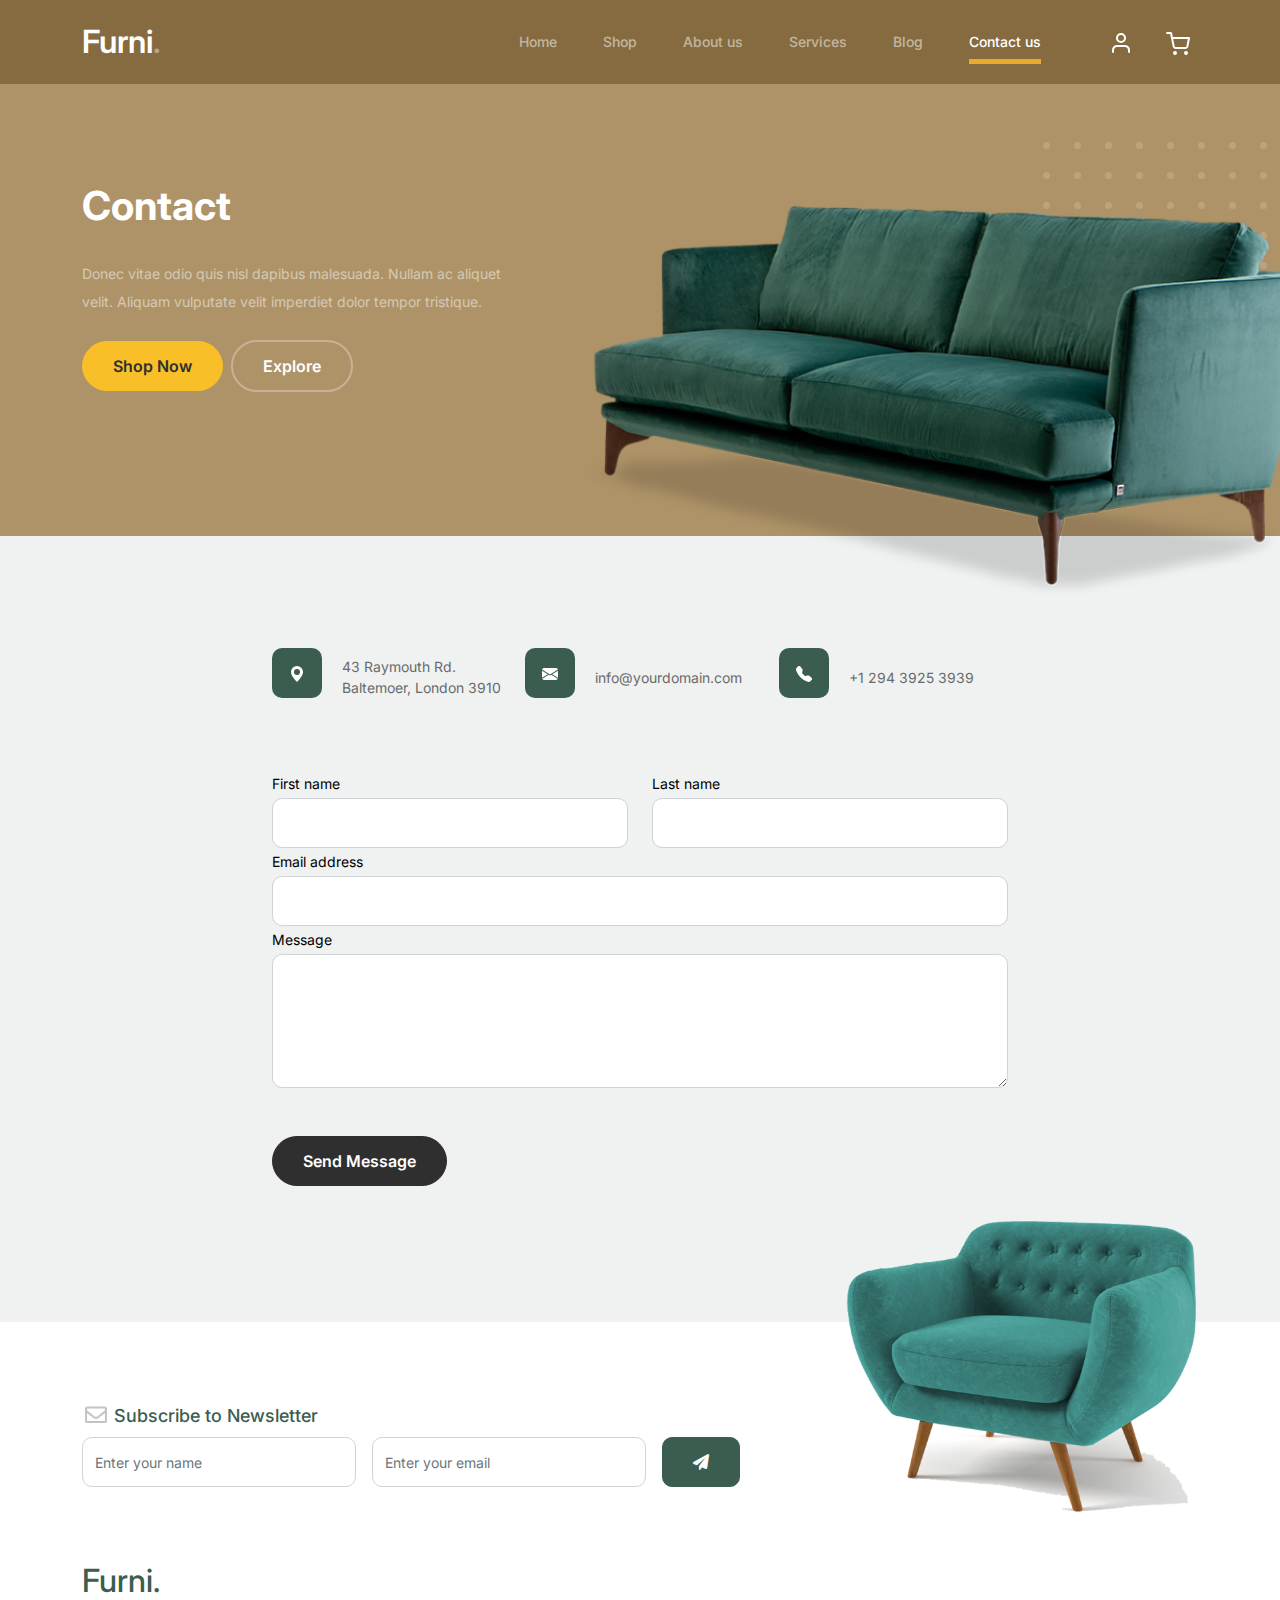
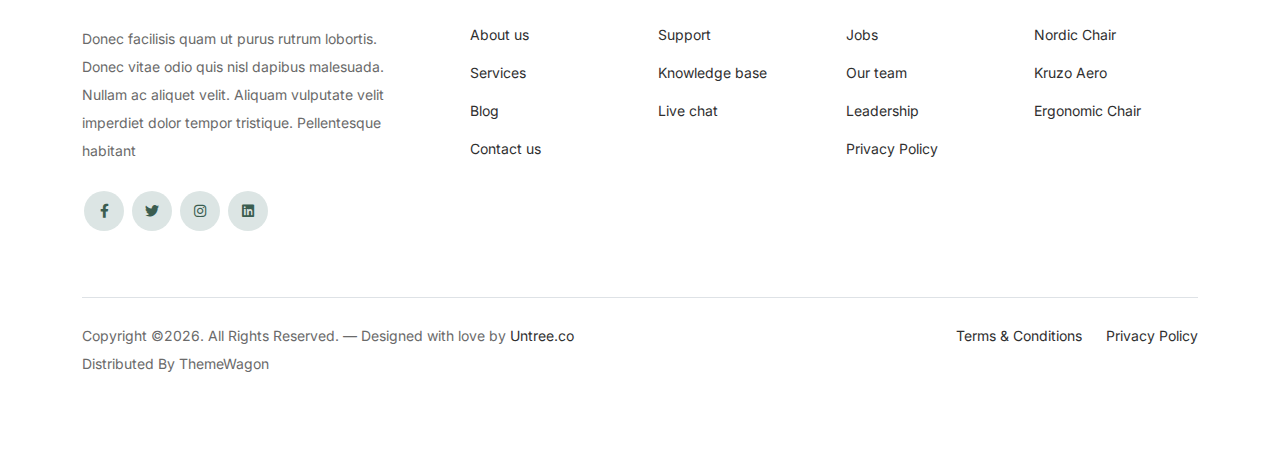
<file: contact.html>
<!-- /*
* Bootstrap 5
* Template Name: Furni
* Template Author: Untree.co
* Template URI: https://untree.co/
* License: https://creativecommons.org/licenses/by/3.0/
*/ -->
<!doctype html>
<html lang="en">
<head>
  <meta charset="utf-8">
  <meta name="viewport" content="width=device-width, initial-scale=1, shrink-to-fit=no">
  <meta name="author" content="Untree.co">
  <link rel="shortcut icon" href="favicon.png">

  <meta name="description" content="" />
  <meta name="keywords" content="bootstrap, bootstrap4" />

		<!-- Bootstrap CSS -->
		<link href="css/bootstrap.min.css" rel="stylesheet">
		<link href="https://cdnjs.cloudflare.com/ajax/libs/font-awesome/6.0.0-beta3/css/all.min.css" rel="stylesheet">
		<link href="css/tiny-slider.css" rel="stylesheet">
		<link href="css/style.css" rel="stylesheet">
		<title>Furni Free Bootstrap 5 Template for Furniture and Interior Design Websites by Untree.co </title>
	</head>

	<body>

		<!-- Start Header/Navigation -->
		<nav class="custom-navbar navbar navbar navbar-expand-md navbar-dark bg-dark" arial-label="Furni navigation bar">

			<div class="container">
				<a class="navbar-brand" href="index.html">Furni<span>.</span></a>

				<button class="navbar-toggler" type="button" data-bs-toggle="collapse" data-bs-target="#navbarsFurni" aria-controls="navbarsFurni" aria-expanded="false" aria-label="Toggle navigation">
					<span class="navbar-toggler-icon"></span>
				</button>

				<div class="collapse navbar-collapse" id="navbarsFurni">
					<ul class="custom-navbar-nav navbar-nav ms-auto mb-2 mb-md-0">
						<li class="nav-item">
							<a class="nav-link" href="index.html">Home</a>
						</li>
						<li><a class="nav-link" href="shop.html">Shop</a></li>
						<li><a class="nav-link" href="about.html">About us</a></li>
						<li><a class="nav-link" href="services.html">Services</a></li>
						<li><a class="nav-link" href="blog.html">Blog</a></li>
						<li class="active"><a class="nav-link" href="contact.html">Contact us</a></li>
					</ul>

					<ul class="custom-navbar-cta navbar-nav mb-2 mb-md-0 ms-5">
						<li><a class="nav-link" href="#"><img src="images/user.svg"></a></li>
						<li><a class="nav-link" href="cart.html"><img src="images/cart.svg"></a></li>
					</ul>
				</div>
			</div>
				
		</nav>
		<!-- End Header/Navigation -->

		<!-- Start Hero Section -->
			<div class="hero">
				<div class="container">
					<div class="row justify-content-between">
						<div class="col-lg-5">
							<div class="intro-excerpt">
								<h1>Contact</h1>
								<p class="mb-4">Donec vitae odio quis nisl dapibus malesuada. Nullam ac aliquet velit. Aliquam vulputate velit imperdiet dolor tempor tristique.</p>
								<p><a href="" class="btn btn-secondary me-2">Shop Now</a><a href="#" class="btn btn-white-outline">Explore</a></p>
							</div>
						</div>
						<div class="col-lg-7">
							<div class="hero-img-wrap">
								<img src="images/couch.png" class="img-fluid">
							</div>
						</div>
					</div>
				</div>
			</div>
		<!-- End Hero Section -->

		
		<!-- Start Contact Form -->
		<div class="untree_co-section">
      <div class="container">

        <div class="block">
          <div class="row justify-content-center">


            <div class="col-md-8 col-lg-8 pb-4">


              <div class="row mb-5">
                <div class="col-lg-4">
                  <div  class="service no-shadow align-items-center link horizontal d-flex active" data-aos="fade-left" data-aos-delay="0">
                    <div class="service-icon color-1 mb-4">
                      <svg xmlns="http://www.w3.org/2000/svg" width="16" height="16" fill="currentColor" class="bi bi-geo-alt-fill" viewBox="0 0 16 16">
                        <path d="M8 16s6-5.686 6-10A6 6 0 0 0 2 6c0 4.314 6 10 6 10zm0-7a3 3 0 1 1 0-6 3 3 0 0 1 0 6z"/>
                      </svg>
                    </div> <!-- /.icon -->
                    <div class="service-contents">
                      <p>43 Raymouth Rd. Baltemoer, London 3910</p>
                    </div> <!-- /.service-contents-->
                  </div> <!-- /.service -->
                </div>

                <div class="col-lg-4">
                  <div  class="service no-shadow align-items-center link horizontal d-flex active" data-aos="fade-left" data-aos-delay="0">
                    <div class="service-icon color-1 mb-4">
                      <svg xmlns="http://www.w3.org/2000/svg" width="16" height="16" fill="currentColor" class="bi bi-envelope-fill" viewBox="0 0 16 16">
                        <path d="M.05 3.555A2 2 0 0 1 2 2h12a2 2 0 0 1 1.95 1.555L8 8.414.05 3.555zM0 4.697v7.104l5.803-3.558L0 4.697zM6.761 8.83l-6.57 4.027A2 2 0 0 0 2 14h12a2 2 0 0 0 1.808-1.144l-6.57-4.027L8 9.586l-1.239-.757zm3.436-.586L16 11.801V4.697l-5.803 3.546z"/>
                      </svg>
                    </div> <!-- /.icon -->
                    <div class="service-contents">
                      <p>info@yourdomain.com</p>
                    </div> <!-- /.service-contents-->
                  </div> <!-- /.service -->
                </div>

                <div class="col-lg-4">
                  <div  class="service no-shadow align-items-center link horizontal d-flex active" data-aos="fade-left" data-aos-delay="0">
                    <div class="service-icon color-1 mb-4">
                      <svg xmlns="http://www.w3.org/2000/svg" width="16" height="16" fill="currentColor" class="bi bi-telephone-fill" viewBox="0 0 16 16">
                        <path fill-rule="evenodd" d="M1.885.511a1.745 1.745 0 0 1 2.61.163L6.29 2.98c.329.423.445.974.315 1.494l-.547 2.19a.678.678 0 0 0 .178.643l2.457 2.457a.678.678 0 0 0 .644.178l2.189-.547a1.745 1.745 0 0 1 1.494.315l2.306 1.794c.829.645.905 1.87.163 2.611l-1.034 1.034c-.74.74-1.846 1.065-2.877.702a18.634 18.634 0 0 1-7.01-4.42 18.634 18.634 0 0 1-4.42-7.009c-.362-1.03-.037-2.137.703-2.877L1.885.511z"/>
                      </svg>
                    </div> <!-- /.icon -->
                    <div class="service-contents">
                      <p>+1 294 3925 3939</p>
                    </div> <!-- /.service-contents-->
                  </div> <!-- /.service -->
                </div>
              </div>

              <form>
                <div class="row">
                  <div class="col-6">
                    <div class="form-group">
                      <label class="text-black" for="fname">First name</label>
                      <input type="text" class="form-control" id="fname">
                    </div>
                  </div>
                  <div class="col-6">
                    <div class="form-group">
                      <label class="text-black" for="lname">Last name</label>
                      <input type="text" class="form-control" id="lname">
                    </div>
                  </div>
                </div>
                <div class="form-group">
                  <label class="text-black" for="email">Email address</label>
                  <input type="email" class="form-control" id="email">
                </div>

                <div class="form-group mb-5">
                  <label class="text-black" for="message">Message</label>
                  <textarea name="" class="form-control" id="message" cols="30" rows="5"></textarea>
                </div>

                <button type="submit" class="btn btn-primary-hover-outline">Send Message</button>
              </form>

            </div>

          </div>

        </div>

      </div>


    </div>
  </div>

  <!-- End Contact Form -->

		

		<!-- Start Footer Section -->
		<footer class="footer-section">
			<div class="container relative">

				<div class="sofa-img">
					<img src="images/sofa.png" alt="Image" class="img-fluid">
				</div>

				<div class="row">
					<div class="col-lg-8">
						<div class="subscription-form">
							<h3 class="d-flex align-items-center"><span class="me-1"><img src="images/envelope-outline.svg" alt="Image" class="img-fluid"></span><span>Subscribe to Newsletter</span></h3>

							<form action="#" class="row g-3">
								<div class="col-auto">
									<input type="text" class="form-control" placeholder="Enter your name">
								</div>
								<div class="col-auto">
									<input type="email" class="form-control" placeholder="Enter your email">
								</div>
								<div class="col-auto">
									<button class="btn btn-primary">
										<span class="fa fa-paper-plane"></span>
									</button>
								</div>
							</form>

						</div>
					</div>
				</div>

				<div class="row g-5 mb-5">
					<div class="col-lg-4">
						<div class="mb-4 footer-logo-wrap"><a href="#" class="footer-logo">Furni<span>.</span></a></div>
						<p class="mb-4">Donec facilisis quam ut purus rutrum lobortis. Donec vitae odio quis nisl dapibus malesuada. Nullam ac aliquet velit. Aliquam vulputate velit imperdiet dolor tempor tristique. Pellentesque habitant</p>

						<ul class="list-unstyled custom-social">
							<li><a href="#"><span class="fa fa-brands fa-facebook-f"></span></a></li>
							<li><a href="#"><span class="fa fa-brands fa-twitter"></span></a></li>
							<li><a href="#"><span class="fa fa-brands fa-instagram"></span></a></li>
							<li><a href="#"><span class="fa fa-brands fa-linkedin"></span></a></li>
						</ul>
					</div>

					<div class="col-lg-8">
						<div class="row links-wrap">
							<div class="col-6 col-sm-6 col-md-3">
								<ul class="list-unstyled">
									<li><a href="#">About us</a></li>
									<li><a href="#">Services</a></li>
									<li><a href="#">Blog</a></li>
									<li><a href="#">Contact us</a></li>
								</ul>
							</div>

							<div class="col-6 col-sm-6 col-md-3">
								<ul class="list-unstyled">
									<li><a href="#">Support</a></li>
									<li><a href="#">Knowledge base</a></li>
									<li><a href="#">Live chat</a></li>
								</ul>
							</div>

							<div class="col-6 col-sm-6 col-md-3">
								<ul class="list-unstyled">
									<li><a href="#">Jobs</a></li>
									<li><a href="#">Our team</a></li>
									<li><a href="#">Leadership</a></li>
									<li><a href="#">Privacy Policy</a></li>
								</ul>
							</div>

							<div class="col-6 col-sm-6 col-md-3">
								<ul class="list-unstyled">
									<li><a href="#">Nordic Chair</a></li>
									<li><a href="#">Kruzo Aero</a></li>
									<li><a href="#">Ergonomic Chair</a></li>
								</ul>
							</div>
						</div>
					</div>

				</div>

				<div class="border-top copyright">
					<div class="row pt-4">
						<div class="col-lg-6">
							<p class="mb-2 text-center text-lg-start">Copyright &copy;<script>document.write(new Date().getFullYear());</script>. All Rights Reserved. &mdash; Designed with love by <a href="https://untree.co">Untree.co</a> Distributed By <a hreff="https://themewagon.com">ThemeWagon</a>  <!-- License information: https://untree.co/license/ -->
            </p>
						</div>

						<div class="col-lg-6 text-center text-lg-end">
							<ul class="list-unstyled d-inline-flex ms-auto">
								<li class="me-4"><a href="#">Terms &amp; Conditions</a></li>
								<li><a href="#">Privacy Policy</a></li>
							</ul>
						</div>

					</div>
				</div>

			</div>
		</footer>
		<!-- End Footer Section -->	


		<script src="js/bootstrap.bundle.min.js"></script>
		<script src="js/tiny-slider.js"></script>
		<script src="js/custom.js"></script>
	</body>

</html>
</file>
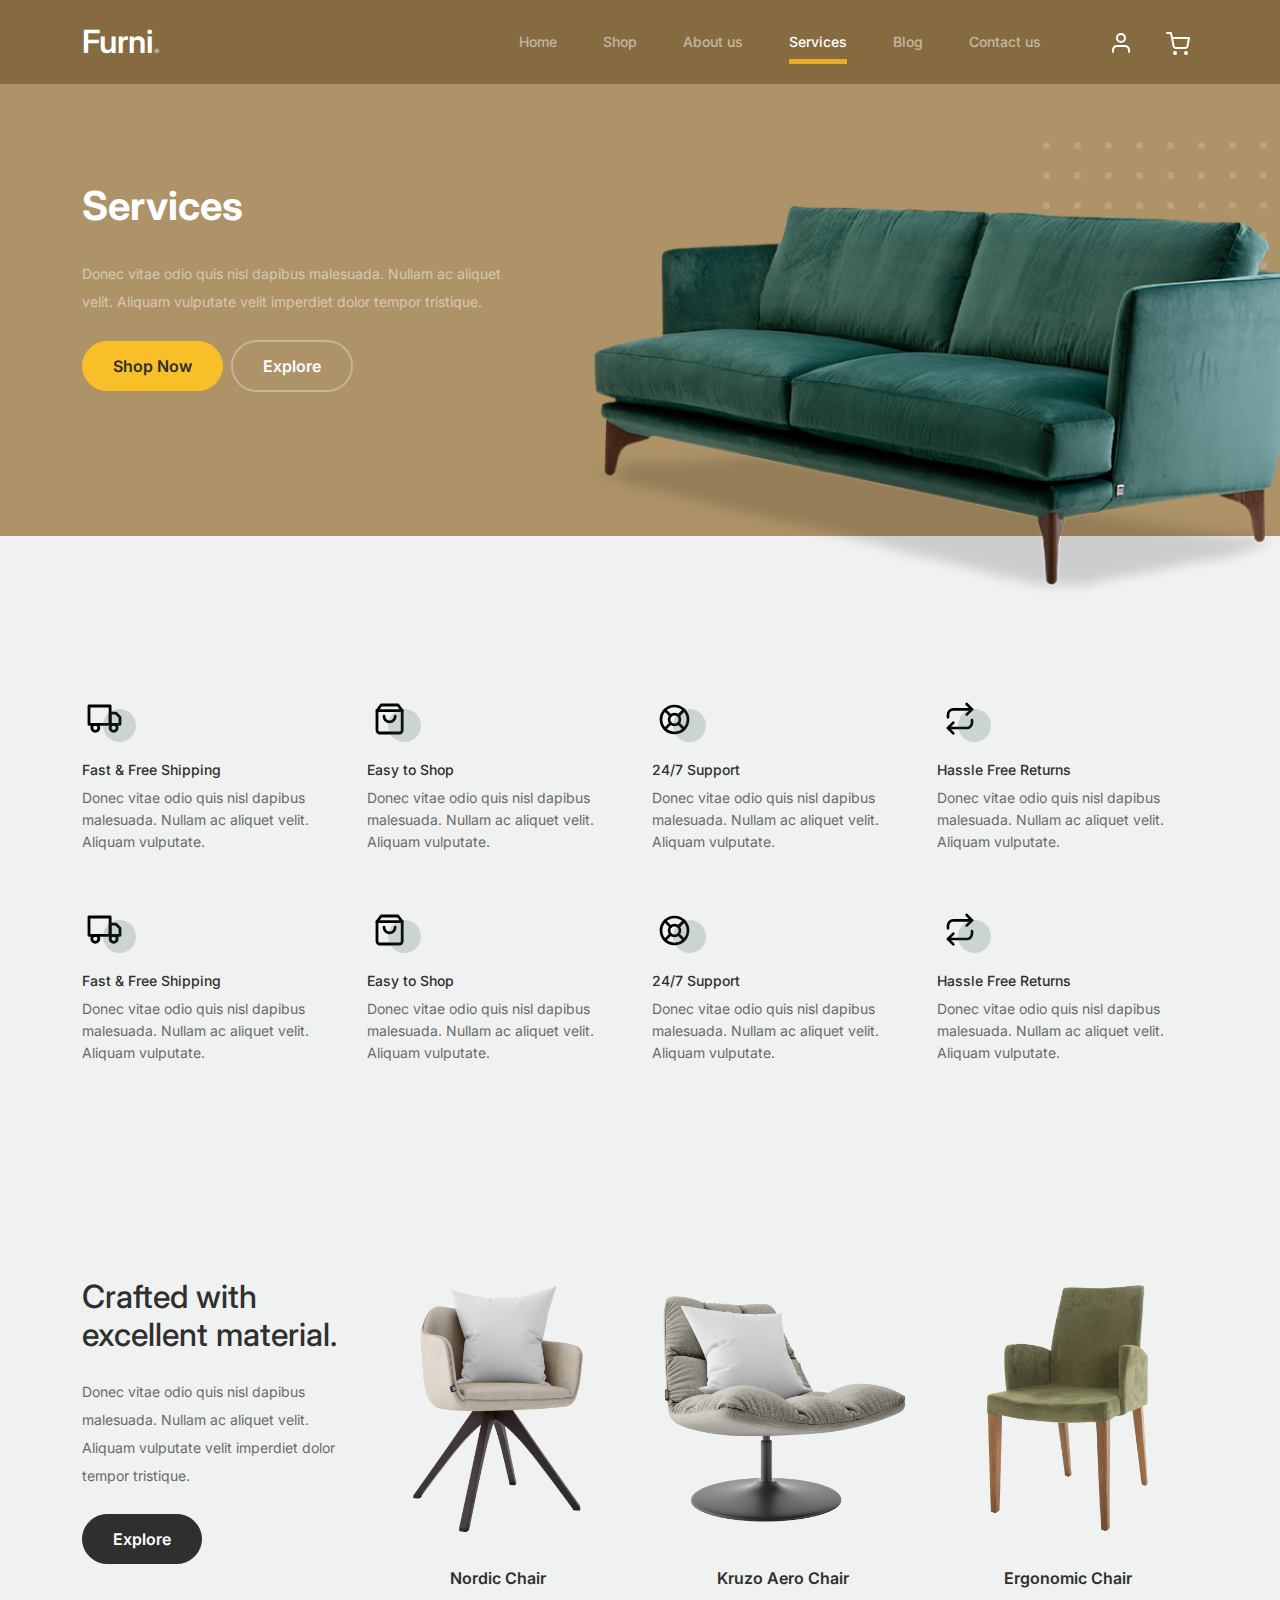
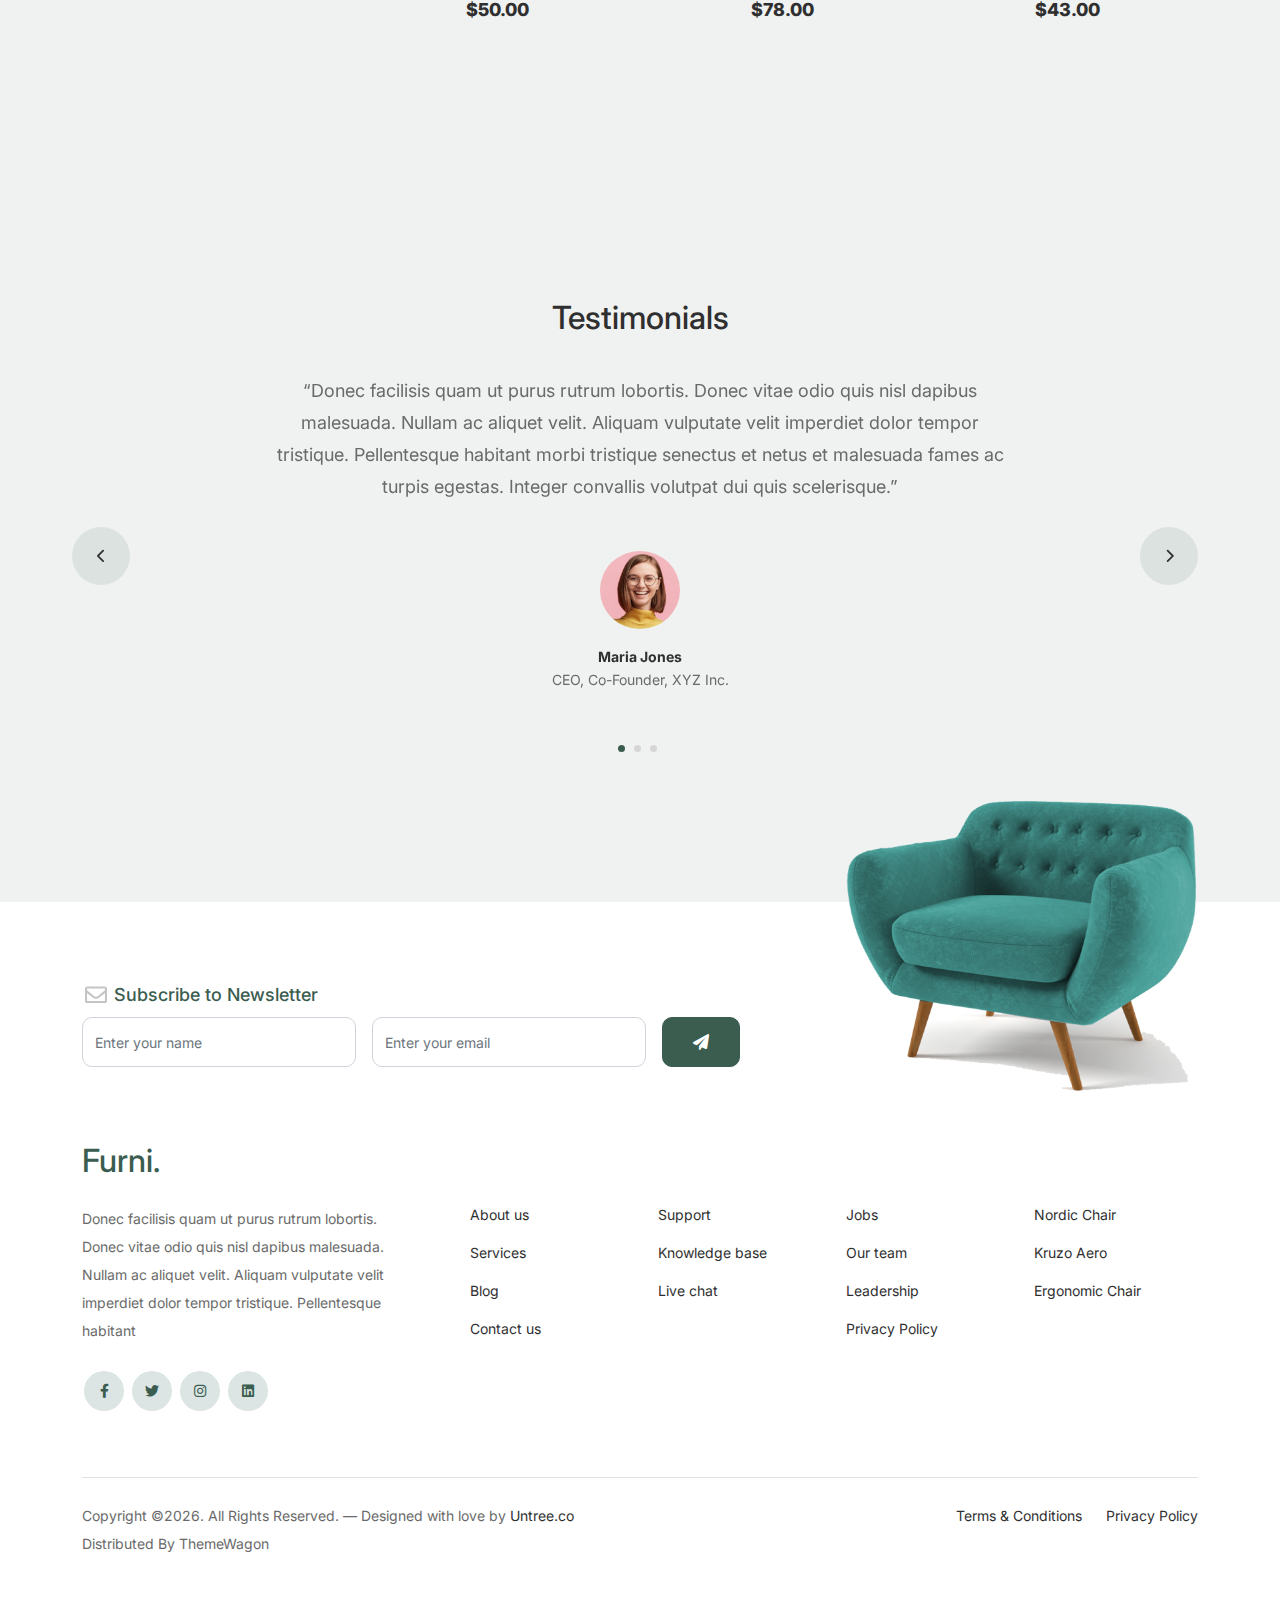
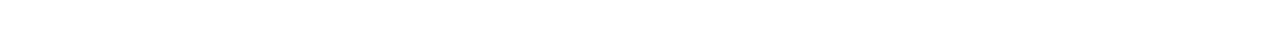
<file: services.html>
<!-- /*
* Bootstrap 5
* Template Name: Furni
* Template Author: Untree.co
* Template URI: https://untree.co/
* License: https://creativecommons.org/licenses/by/3.0/
*/ -->
<!doctype html>
<html lang="en">
<head>
  <meta charset="utf-8">
  <meta name="viewport" content="width=device-width, initial-scale=1, shrink-to-fit=no">
  <meta name="author" content="Untree.co">
  <link rel="shortcut icon" href="favicon.png">

  <meta name="description" content="" />
  <meta name="keywords" content="bootstrap, bootstrap4" />

		<!-- Bootstrap CSS -->
		<link href="css/bootstrap.min.css" rel="stylesheet">
		<link href="https://cdnjs.cloudflare.com/ajax/libs/font-awesome/6.0.0-beta3/css/all.min.css" rel="stylesheet">
		<link href="css/tiny-slider.css" rel="stylesheet">
		<link href="css/style.css" rel="stylesheet">
		<title>Furni Free Bootstrap 5 Template for Furniture and Interior Design Websites by Untree.co </title>
	</head>

	<body>

		<!-- Start Header/Navigation -->
		<nav class="custom-navbar navbar navbar navbar-expand-md navbar-dark bg-dark" arial-label="Furni navigation bar">

			<div class="container">
				<a class="navbar-brand" href="index.html">Furni<span>.</span></a>

				<button class="navbar-toggler" type="button" data-bs-toggle="collapse" data-bs-target="#navbarsFurni" aria-controls="navbarsFurni" aria-expanded="false" aria-label="Toggle navigation">
					<span class="navbar-toggler-icon"></span>
				</button>

				<div class="collapse navbar-collapse" id="navbarsFurni">
					<ul class="custom-navbar-nav navbar-nav ms-auto mb-2 mb-md-0">
						<li class="nav-item">
							<a class="nav-link" href="index.html">Home</a>
						</li>
						<li><a class="nav-link" href="shop.html">Shop</a></li>
						<li><a class="nav-link" href="about.html">About us</a></li>
						<li class="active"><a class="nav-link" href="services.html">Services</a></li>
						<li><a class="nav-link" href="blog.html">Blog</a></li>
						<li><a class="nav-link" href="contact.html">Contact us</a></li>
					</ul>

					<ul class="custom-navbar-cta navbar-nav mb-2 mb-md-0 ms-5">
						<li><a class="nav-link" href="#"><img src="images/user.svg"></a></li>
						<li><a class="nav-link" href="cart.html"><img src="images/cart.svg"></a></li>
					</ul>
				</div>
			</div>
				
		</nav>
		<!-- End Header/Navigation -->

		<!-- Start Hero Section -->
			<div class="hero">
				<div class="container">
					<div class="row justify-content-between">
						<div class="col-lg-5">
							<div class="intro-excerpt">
								<h1>Services</h1>
								<p class="mb-4">Donec vitae odio quis nisl dapibus malesuada. Nullam ac aliquet velit. Aliquam vulputate velit imperdiet dolor tempor tristique.</p>
								<p><a href="" class="btn btn-secondary me-2">Shop Now</a><a href="#" class="btn btn-white-outline">Explore</a></p>
							</div>
						</div>
						<div class="col-lg-7">
							<div class="hero-img-wrap">
								<img src="images/couch.png" class="img-fluid">
							</div>
						</div>
					</div>
				</div>
			</div>
		<!-- End Hero Section -->

		

		<!-- Start Why Choose Us Section -->
		<div class="why-choose-section">
			<div class="container">
				
				
				<div class="row my-5">
					<div class="col-6 col-md-6 col-lg-3 mb-4">
						<div class="feature">
							<div class="icon">
								<img src="images/truck.svg" alt="Image" class="imf-fluid">
							</div>
							<h3>Fast &amp; Free Shipping</h3>
							<p>Donec vitae odio quis nisl dapibus malesuada. Nullam ac aliquet velit. Aliquam vulputate.</p>
						</div>
					</div>

					<div class="col-6 col-md-6 col-lg-3 mb-4">
						<div class="feature">
							<div class="icon">
								<img src="images/bag.svg" alt="Image" class="imf-fluid">
							</div>
							<h3>Easy to Shop</h3>
							<p>Donec vitae odio quis nisl dapibus malesuada. Nullam ac aliquet velit. Aliquam vulputate.</p>
						</div>
					</div>

					<div class="col-6 col-md-6 col-lg-3 mb-4">
						<div class="feature">
							<div class="icon">
								<img src="images/support.svg" alt="Image" class="imf-fluid">
							</div>
							<h3>24/7 Support</h3>
							<p>Donec vitae odio quis nisl dapibus malesuada. Nullam ac aliquet velit. Aliquam vulputate.</p>
						</div>
					</div>

					<div class="col-6 col-md-6 col-lg-3 mb-4">
						<div class="feature">
							<div class="icon">
								<img src="images/return.svg" alt="Image" class="imf-fluid">
							</div>
							<h3>Hassle Free Returns</h3>
							<p>Donec vitae odio quis nisl dapibus malesuada. Nullam ac aliquet velit. Aliquam vulputate.</p>
						</div>
					</div>

					<div class="col-6 col-md-6 col-lg-3 mb-4">
						<div class="feature">
							<div class="icon">
								<img src="images/truck.svg" alt="Image" class="imf-fluid">
							</div>
							<h3>Fast &amp; Free Shipping</h3>
							<p>Donec vitae odio quis nisl dapibus malesuada. Nullam ac aliquet velit. Aliquam vulputate.</p>
						</div>
					</div>

					<div class="col-6 col-md-6 col-lg-3 mb-4">
						<div class="feature">
							<div class="icon">
								<img src="images/bag.svg" alt="Image" class="imf-fluid">
							</div>
							<h3>Easy to Shop</h3>
							<p>Donec vitae odio quis nisl dapibus malesuada. Nullam ac aliquet velit. Aliquam vulputate.</p>
						</div>
					</div>

					<div class="col-6 col-md-6 col-lg-3 mb-4">
						<div class="feature">
							<div class="icon">
								<img src="images/support.svg" alt="Image" class="imf-fluid">
							</div>
							<h3>24/7 Support</h3>
							<p>Donec vitae odio quis nisl dapibus malesuada. Nullam ac aliquet velit. Aliquam vulputate.</p>
						</div>
					</div>

					<div class="col-6 col-md-6 col-lg-3 mb-4">
						<div class="feature">
							<div class="icon">
								<img src="images/return.svg" alt="Image" class="imf-fluid">
							</div>
							<h3>Hassle Free Returns</h3>
							<p>Donec vitae odio quis nisl dapibus malesuada. Nullam ac aliquet velit. Aliquam vulputate.</p>
						</div>
					</div>

				</div>
			
			</div>
		</div>
		<!-- End Why Choose Us Section -->

		<!-- Start Product Section -->
		<div class="product-section pt-0">
			<div class="container">
				<div class="row">

					<!-- Start Column 1 -->
					<div class="col-md-12 col-lg-3 mb-5 mb-lg-0">
						<h2 class="mb-4 section-title">Crafted with excellent material.</h2>
						<p class="mb-4">Donec vitae odio quis nisl dapibus malesuada. Nullam ac aliquet velit. Aliquam vulputate velit imperdiet dolor tempor tristique. </p>
						<p><a href="#" class="btn">Explore</a></p>
					</div> 
					<!-- End Column 1 -->

					<!-- Start Column 2 -->
					<div class="col-12 col-md-4 col-lg-3 mb-5 mb-md-0">
						<a class="product-item" href="#">
							<img src="images/product-1.png" class="img-fluid product-thumbnail">
							<h3 class="product-title">Nordic Chair</h3>
							<strong class="product-price">$50.00</strong>

							<span class="icon-cross">
								<img src="images/cross.svg" class="img-fluid">
							</span>
						</a>
					</div> 
					<!-- End Column 2 -->

					<!-- Start Column 3 -->
					<div class="col-12 col-md-4 col-lg-3 mb-5 mb-md-0">
						<a class="product-item" href="#">
							<img src="images/product-2.png" class="img-fluid product-thumbnail">
							<h3 class="product-title">Kruzo Aero Chair</h3>
							<strong class="product-price">$78.00</strong>

							<span class="icon-cross">
								<img src="images/cross.svg" class="img-fluid">
							</span>
						</a>
					</div>
					<!-- End Column 3 -->

					<!-- Start Column 4 -->
					<div class="col-12 col-md-4 col-lg-3 mb-5 mb-md-0">
						<a class="product-item" href="#">
							<img src="images/product-3.png" class="img-fluid product-thumbnail">
							<h3 class="product-title">Ergonomic Chair</h3>
							<strong class="product-price">$43.00</strong>

							<span class="icon-cross">
								<img src="images/cross.svg" class="img-fluid">
							</span>
						</a>
					</div>
					<!-- End Column 4 -->

				</div>
			</div>
		</div>
		<!-- End Product Section -->

		

		<!-- Start Testimonial Slider -->
		<div class="testimonial-section before-footer-section">
			<div class="container">
				<div class="row">
					<div class="col-lg-7 mx-auto text-center">
						<h2 class="section-title">Testimonials</h2>
					</div>
				</div>

				<div class="row justify-content-center">
					<div class="col-lg-12">
						<div class="testimonial-slider-wrap text-center">

							<div id="testimonial-nav">
								<span class="prev" data-controls="prev"><span class="fa fa-chevron-left"></span></span>
								<span class="next" data-controls="next"><span class="fa fa-chevron-right"></span></span>
							</div>

							<div class="testimonial-slider">
								
								<div class="item">
									<div class="row justify-content-center">
										<div class="col-lg-8 mx-auto">

											<div class="testimonial-block text-center">
												<blockquote class="mb-5">
													<p>&ldquo;Donec facilisis quam ut purus rutrum lobortis. Donec vitae odio quis nisl dapibus malesuada. Nullam ac aliquet velit. Aliquam vulputate velit imperdiet dolor tempor tristique. Pellentesque habitant morbi tristique senectus et netus et malesuada fames ac turpis egestas. Integer convallis volutpat dui quis scelerisque.&rdquo;</p>
												</blockquote>

												<div class="author-info">
													<div class="author-pic">
														<img src="images/person-1.png" alt="Maria Jones" class="img-fluid">
													</div>
													<h3 class="font-weight-bold">Maria Jones</h3>
													<span class="position d-block mb-3">CEO, Co-Founder, XYZ Inc.</span>
												</div>
											</div>

										</div>
									</div>
								</div> 
								<!-- END item -->

								<div class="item">
									<div class="row justify-content-center">
										<div class="col-lg-8 mx-auto">

											<div class="testimonial-block text-center">
												<blockquote class="mb-5">
													<p>&ldquo;Donec facilisis quam ut purus rutrum lobortis. Donec vitae odio quis nisl dapibus malesuada. Nullam ac aliquet velit. Aliquam vulputate velit imperdiet dolor tempor tristique. Pellentesque habitant morbi tristique senectus et netus et malesuada fames ac turpis egestas. Integer convallis volutpat dui quis scelerisque.&rdquo;</p>
												</blockquote>

												<div class="author-info">
													<div class="author-pic">
														<img src="images/person-1.png" alt="Maria Jones" class="img-fluid">
													</div>
													<h3 class="font-weight-bold">Maria Jones</h3>
													<span class="position d-block mb-3">CEO, Co-Founder, XYZ Inc.</span>
												</div>
											</div>

										</div>
									</div>
								</div> 
								<!-- END item -->

								<div class="item">
									<div class="row justify-content-center">
										<div class="col-lg-8 mx-auto">

											<div class="testimonial-block text-center">
												<blockquote class="mb-5">
													<p>&ldquo;Donec facilisis quam ut purus rutrum lobortis. Donec vitae odio quis nisl dapibus malesuada. Nullam ac aliquet velit. Aliquam vulputate velit imperdiet dolor tempor tristique. Pellentesque habitant morbi tristique senectus et netus et malesuada fames ac turpis egestas. Integer convallis volutpat dui quis scelerisque.&rdquo;</p>
												</blockquote>

												<div class="author-info">
													<div class="author-pic">
														<img src="images/person-1.png" alt="Maria Jones" class="img-fluid">
													</div>
													<h3 class="font-weight-bold">Maria Jones</h3>
													<span class="position d-block mb-3">CEO, Co-Founder, XYZ Inc.</span>
												</div>
											</div>

										</div>
									</div>
								</div> 
								<!-- END item -->

							</div>

						</div>
					</div>
				</div>
			</div>
		</div>
		<!-- End Testimonial Slider -->

		

		<!-- Start Footer Section -->
		<footer class="footer-section">
			<div class="container relative">

				<div class="sofa-img">
					<img src="images/sofa.png" alt="Image" class="img-fluid">
				</div>

				<div class="row">
					<div class="col-lg-8">
						<div class="subscription-form">
							<h3 class="d-flex align-items-center"><span class="me-1"><img src="images/envelope-outline.svg" alt="Image" class="img-fluid"></span><span>Subscribe to Newsletter</span></h3>

							<form action="#" class="row g-3">
								<div class="col-auto">
									<input type="text" class="form-control" placeholder="Enter your name">
								</div>
								<div class="col-auto">
									<input type="email" class="form-control" placeholder="Enter your email">
								</div>
								<div class="col-auto">
									<button class="btn btn-primary">
										<span class="fa fa-paper-plane"></span>
									</button>
								</div>
							</form>

						</div>
					</div>
				</div>

				<div class="row g-5 mb-5">
					<div class="col-lg-4">
						<div class="mb-4 footer-logo-wrap"><a href="#" class="footer-logo">Furni<span>.</span></a></div>
						<p class="mb-4">Donec facilisis quam ut purus rutrum lobortis. Donec vitae odio quis nisl dapibus malesuada. Nullam ac aliquet velit. Aliquam vulputate velit imperdiet dolor tempor tristique. Pellentesque habitant</p>

						<ul class="list-unstyled custom-social">
							<li><a href="#"><span class="fa fa-brands fa-facebook-f"></span></a></li>
							<li><a href="#"><span class="fa fa-brands fa-twitter"></span></a></li>
							<li><a href="#"><span class="fa fa-brands fa-instagram"></span></a></li>
							<li><a href="#"><span class="fa fa-brands fa-linkedin"></span></a></li>
						</ul>
					</div>

					<div class="col-lg-8">
						<div class="row links-wrap">
							<div class="col-6 col-sm-6 col-md-3">
								<ul class="list-unstyled">
									<li><a href="#">About us</a></li>
									<li><a href="#">Services</a></li>
									<li><a href="#">Blog</a></li>
									<li><a href="#">Contact us</a></li>
								</ul>
							</div>

							<div class="col-6 col-sm-6 col-md-3">
								<ul class="list-unstyled">
									<li><a href="#">Support</a></li>
									<li><a href="#">Knowledge base</a></li>
									<li><a href="#">Live chat</a></li>
								</ul>
							</div>

							<div class="col-6 col-sm-6 col-md-3">
								<ul class="list-unstyled">
									<li><a href="#">Jobs</a></li>
									<li><a href="#">Our team</a></li>
									<li><a href="#">Leadership</a></li>
									<li><a href="#">Privacy Policy</a></li>
								</ul>
							</div>

							<div class="col-6 col-sm-6 col-md-3">
								<ul class="list-unstyled">
									<li><a href="#">Nordic Chair</a></li>
									<li><a href="#">Kruzo Aero</a></li>
									<li><a href="#">Ergonomic Chair</a></li>
								</ul>
							</div>
						</div>
					</div>

				</div>

				<div class="border-top copyright">
					<div class="row pt-4">
						<div class="col-lg-6">
							<p class="mb-2 text-center text-lg-start">Copyright &copy;<script>document.write(new Date().getFullYear());</script>. All Rights Reserved. &mdash; Designed with love by <a href="https://untree.co">Untree.co</a> Distributed By <a hreff="https://themewagon.com">ThemeWagon</a> <!-- License information: https://untree.co/license/ -->
            </p>
						</div>

						<div class="col-lg-6 text-center text-lg-end">
							<ul class="list-unstyled d-inline-flex ms-auto">
								<li class="me-4"><a href="#">Terms &amp; Conditions</a></li>
								<li><a href="#">Privacy Policy</a></li>
							</ul>
						</div>

					</div>
				</div>

			</div>
		</footer>
		<!-- End Footer Section -->	


		<script src="js/bootstrap.bundle.min.js"></script>
		<script src="js/tiny-slider.js"></script>
		<script src="js/custom.js"></script>
	</body>

</html>
</file>
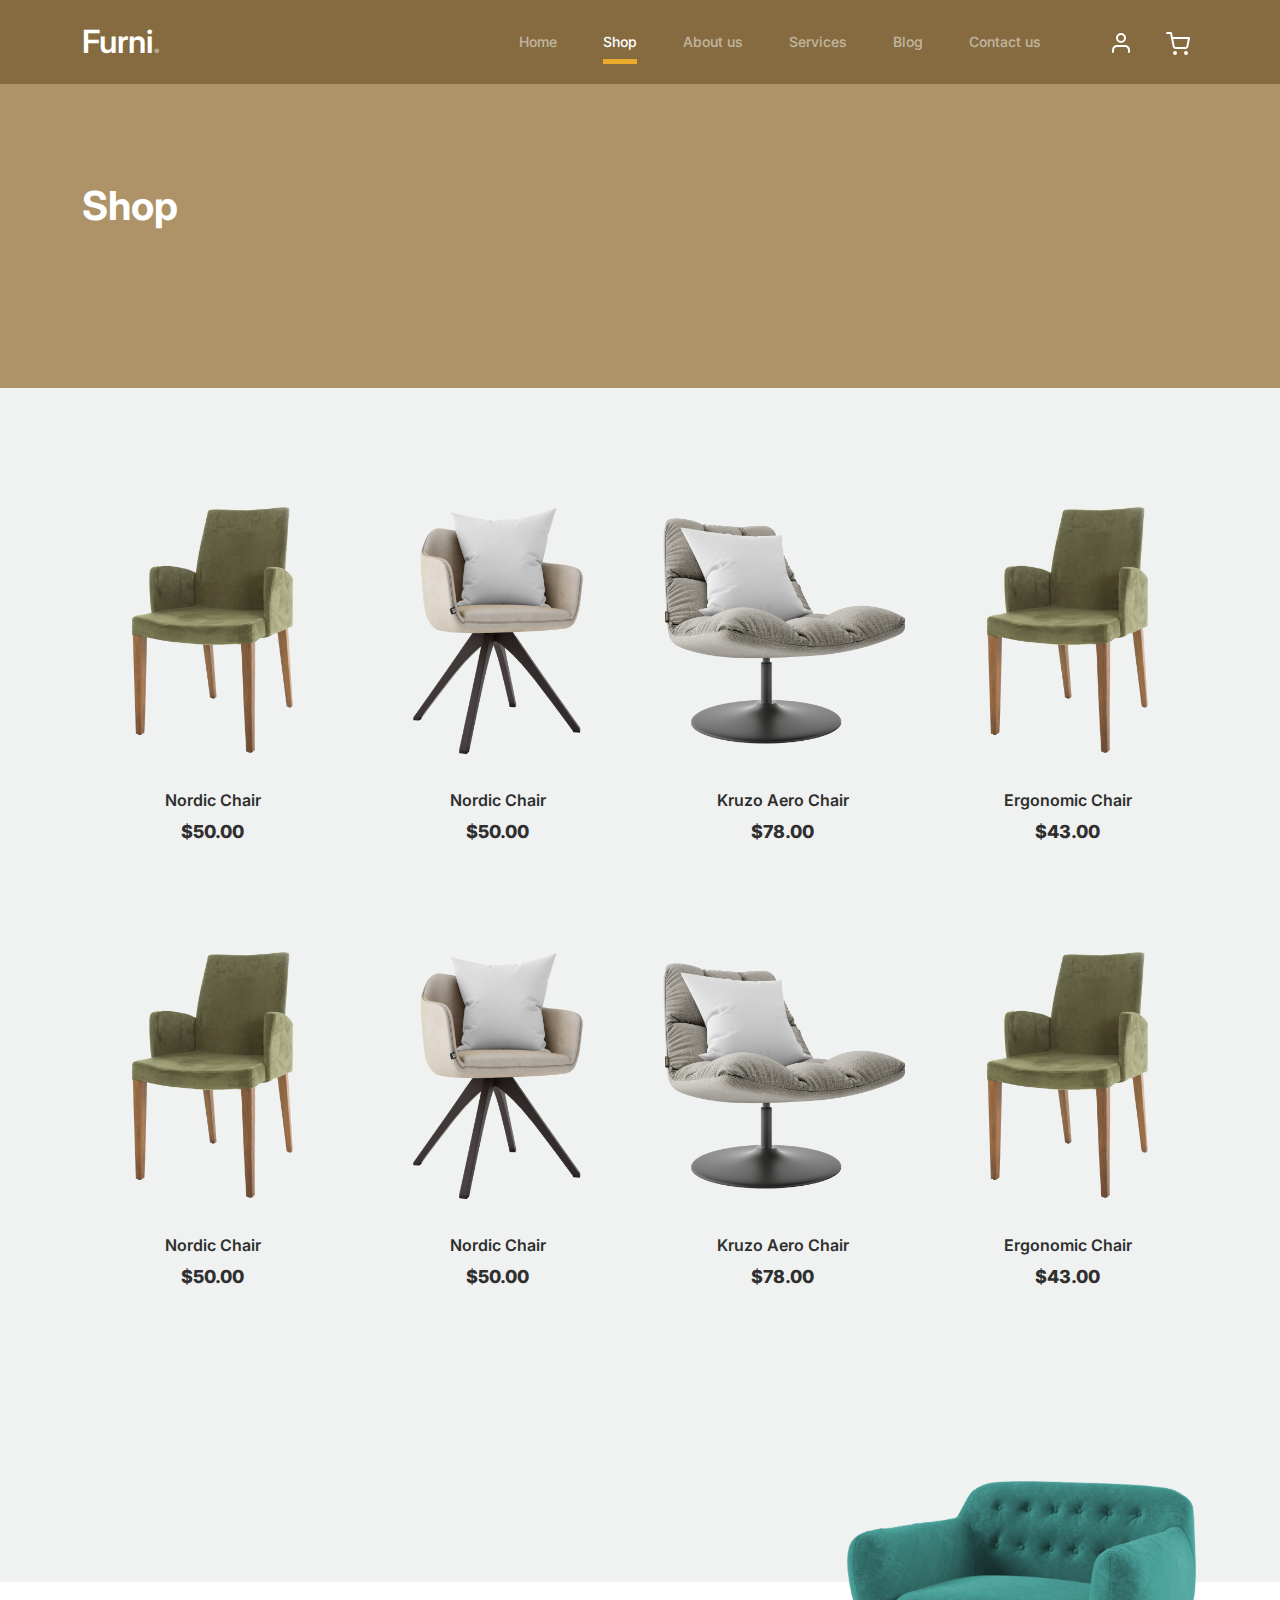
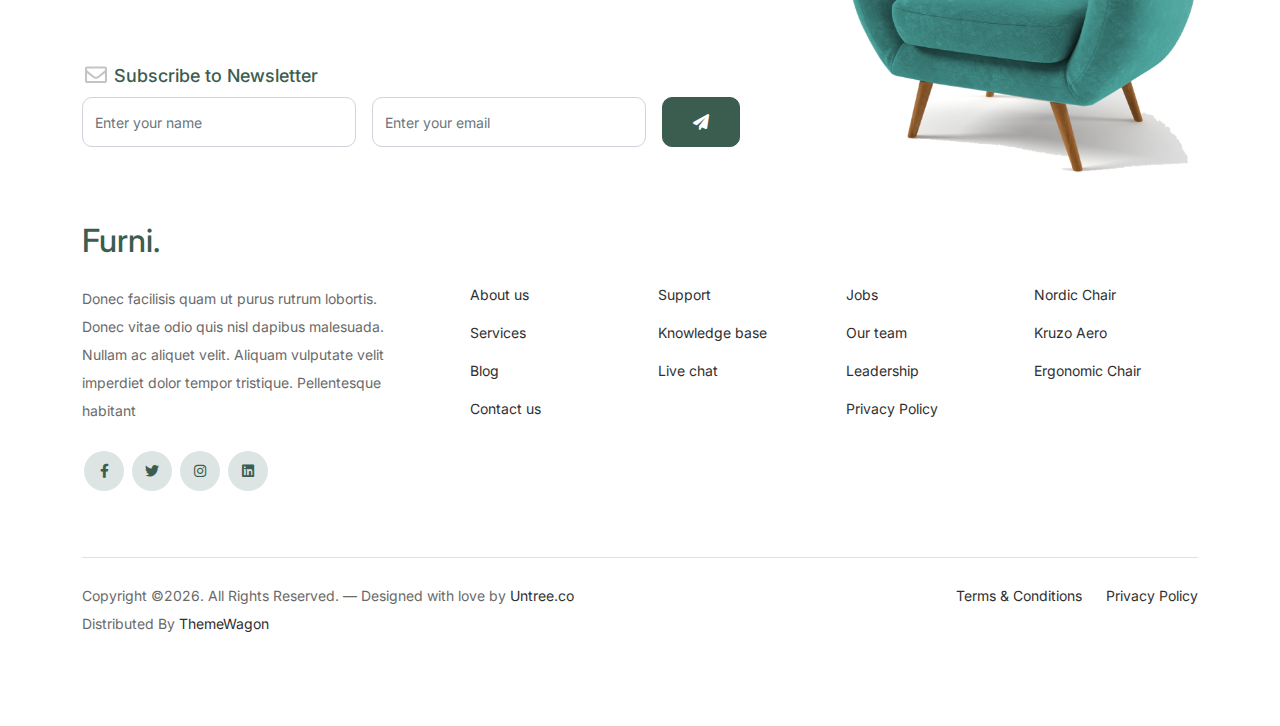
<file: shop.html>
<!-- /*
* Bootstrap 5
* Template Name: Furni
* Template Author: Untree.co
* Template URI: https://untree.co/
* License: https://creativecommons.org/licenses/by/3.0/
*/ -->
<!doctype html>
<html lang="en">
<head>
  <meta charset="utf-8">
  <meta name="viewport" content="width=device-width, initial-scale=1, shrink-to-fit=no">
  <meta name="author" content="Untree.co">
  <link rel="shortcut icon" href="favicon.png">

  <meta name="description" content="" />
  <meta name="keywords" content="bootstrap, bootstrap4" />

		<!-- Bootstrap CSS -->
		<link href="css/bootstrap.min.css" rel="stylesheet">
		<link href="https://cdnjs.cloudflare.com/ajax/libs/font-awesome/6.0.0-beta3/css/all.min.css" rel="stylesheet">
		<link href="css/tiny-slider.css" rel="stylesheet">
		<link href="css/style.css" rel="stylesheet">
		<title>Furni Free Bootstrap 5 Template for Furniture and Interior Design Websites by Untree.co </title>
	</head>

	<body>

		<!-- Start Header/Navigation -->
		<nav class="custom-navbar navbar navbar navbar-expand-md navbar-dark bg-dark" arial-label="Furni navigation bar">

			<div class="container">
				<a class="navbar-brand" href="index.html">Furni<span>.</span></a>

				<button class="navbar-toggler" type="button" data-bs-toggle="collapse" data-bs-target="#navbarsFurni" aria-controls="navbarsFurni" aria-expanded="false" aria-label="Toggle navigation">
					<span class="navbar-toggler-icon"></span>
				</button>

				<div class="collapse navbar-collapse" id="navbarsFurni">
					<ul class="custom-navbar-nav navbar-nav ms-auto mb-2 mb-md-0">
						<li class="nav-item ">
							<a class="nav-link" href="index.html">Home</a>
						</li>
						<li class="active"><a class="nav-link" href="shop.html">Shop</a></li>
						<li><a class="nav-link" href="about.html">About us</a></li>
						<li><a class="nav-link" href="services.html">Services</a></li>
						<li><a class="nav-link" href="blog.html">Blog</a></li>
						<li><a class="nav-link" href="contact.html">Contact us</a></li>
					</ul>

					<ul class="custom-navbar-cta navbar-nav mb-2 mb-md-0 ms-5">
						<li><a class="nav-link" href="#"><img src="images/user.svg"></a></li>
						<li><a class="nav-link" href="cart.html"><img src="images/cart.svg"></a></li>
					</ul>
				</div>
			</div>
				
		</nav>
		<!-- End Header/Navigation -->

		<!-- Start Hero Section -->
			<div class="hero">
				<div class="container">
					<div class="row justify-content-between">
						<div class="col-lg-5">
							<div class="intro-excerpt">
								<h1>Shop</h1>
							</div>
						</div>
						<div class="col-lg-7">
							
						</div>
					</div>
				</div>
			</div>
		<!-- End Hero Section -->

		

		<div class="untree_co-section product-section before-footer-section">
		    <div class="container">
		      	<div class="row">

		      		<!-- Start Column 1 -->
					<div class="col-12 col-md-4 col-lg-3 mb-5">
						<a class="product-item" href="#">
							<img src="images/product-3.png" class="img-fluid product-thumbnail">
							<h3 class="product-title">Nordic Chair</h3>
							<strong class="product-price">$50.00</strong>

							<span class="icon-cross">
								<img src="images/cross.svg" class="img-fluid">
							</span>
						</a>
					</div> 
					<!-- End Column 1 -->
						
					<!-- Start Column 2 -->
					<div class="col-12 col-md-4 col-lg-3 mb-5">
						<a class="product-item" href="#">
							<img src="images/product-1.png" class="img-fluid product-thumbnail">
							<h3 class="product-title">Nordic Chair</h3>
							<strong class="product-price">$50.00</strong>

							<span class="icon-cross">
								<img src="images/cross.svg" class="img-fluid">
							</span>
						</a>
					</div> 
					<!-- End Column 2 -->

					<!-- Start Column 3 -->
					<div class="col-12 col-md-4 col-lg-3 mb-5">
						<a class="product-item" href="#">
							<img src="images/product-2.png" class="img-fluid product-thumbnail">
							<h3 class="product-title">Kruzo Aero Chair</h3>
							<strong class="product-price">$78.00</strong>

							<span class="icon-cross">
								<img src="images/cross.svg" class="img-fluid">
							</span>
						</a>
					</div>
					<!-- End Column 3 -->

					<!-- Start Column 4 -->
					<div class="col-12 col-md-4 col-lg-3 mb-5">
						<a class="product-item" href="#">
							<img src="images/product-3.png" class="img-fluid product-thumbnail">
							<h3 class="product-title">Ergonomic Chair</h3>
							<strong class="product-price">$43.00</strong>

							<span class="icon-cross">
								<img src="images/cross.svg" class="img-fluid">
							</span>
						</a>
					</div>
					<!-- End Column 4 -->


					<!-- Start Column 1 -->
					<div class="col-12 col-md-4 col-lg-3 mb-5">
						<a class="product-item" href="#">
							<img src="images/product-3.png" class="img-fluid product-thumbnail">
							<h3 class="product-title">Nordic Chair</h3>
							<strong class="product-price">$50.00</strong>

							<span class="icon-cross">
								<img src="images/cross.svg" class="img-fluid">
							</span>
						</a>
					</div> 
					<!-- End Column 1 -->
						
					<!-- Start Column 2 -->
					<div class="col-12 col-md-4 col-lg-3 mb-5">
						<a class="product-item" href="#">
							<img src="images/product-1.png" class="img-fluid product-thumbnail">
							<h3 class="product-title">Nordic Chair</h3>
							<strong class="product-price">$50.00</strong>

							<span class="icon-cross">
								<img src="images/cross.svg" class="img-fluid">
							</span>
						</a>
					</div> 
					<!-- End Column 2 -->

					<!-- Start Column 3 -->
					<div class="col-12 col-md-4 col-lg-3 mb-5">
						<a class="product-item" href="#">
							<img src="images/product-2.png" class="img-fluid product-thumbnail">
							<h3 class="product-title">Kruzo Aero Chair</h3>
							<strong class="product-price">$78.00</strong>

							<span class="icon-cross">
								<img src="images/cross.svg" class="img-fluid">
							</span>
						</a>
					</div>
					<!-- End Column 3 -->

					<!-- Start Column 4 -->
					<div class="col-12 col-md-4 col-lg-3 mb-5">
						<a class="product-item" href="#">
							<img src="images/product-3.png" class="img-fluid product-thumbnail">
							<h3 class="product-title">Ergonomic Chair</h3>
							<strong class="product-price">$43.00</strong>

							<span class="icon-cross">
								<img src="images/cross.svg" class="img-fluid">
							</span>
						</a>
					</div>
					<!-- End Column 4 -->

		      	</div>
		    </div>
		</div>


		<!-- Start Footer Section -->
		<footer class="footer-section">
			<div class="container relative">

				<div class="sofa-img">
					<img src="images/sofa.png" alt="Image" class="img-fluid">
				</div>

				<div class="row">
					<div class="col-lg-8">
						<div class="subscription-form">
							<h3 class="d-flex align-items-center"><span class="me-1"><img src="images/envelope-outline.svg" alt="Image" class="img-fluid"></span><span>Subscribe to Newsletter</span></h3>

							<form action="#" class="row g-3">
								<div class="col-auto">
									<input type="text" class="form-control" placeholder="Enter your name">
								</div>
								<div class="col-auto">
									<input type="email" class="form-control" placeholder="Enter your email">
								</div>
								<div class="col-auto">
									<button class="btn btn-primary">
										<span class="fa fa-paper-plane"></span>
									</button>
								</div>
							</form>

						</div>
					</div>
				</div>

				<div class="row g-5 mb-5">
					<div class="col-lg-4">
						<div class="mb-4 footer-logo-wrap"><a href="#" class="footer-logo">Furni<span>.</span></a></div>
						<p class="mb-4">Donec facilisis quam ut purus rutrum lobortis. Donec vitae odio quis nisl dapibus malesuada. Nullam ac aliquet velit. Aliquam vulputate velit imperdiet dolor tempor tristique. Pellentesque habitant</p>

						<ul class="list-unstyled custom-social">
							<li><a href="#"><span class="fa fa-brands fa-facebook-f"></span></a></li>
							<li><a href="#"><span class="fa fa-brands fa-twitter"></span></a></li>
							<li><a href="#"><span class="fa fa-brands fa-instagram"></span></a></li>
							<li><a href="#"><span class="fa fa-brands fa-linkedin"></span></a></li>
						</ul>
					</div>

					<div class="col-lg-8">
						<div class="row links-wrap">
							<div class="col-6 col-sm-6 col-md-3">
								<ul class="list-unstyled">
									<li><a href="#">About us</a></li>
									<li><a href="#">Services</a></li>
									<li><a href="#">Blog</a></li>
									<li><a href="#">Contact us</a></li>
								</ul>
							</div>

							<div class="col-6 col-sm-6 col-md-3">
								<ul class="list-unstyled">
									<li><a href="#">Support</a></li>
									<li><a href="#">Knowledge base</a></li>
									<li><a href="#">Live chat</a></li>
								</ul>
							</div>

							<div class="col-6 col-sm-6 col-md-3">
								<ul class="list-unstyled">
									<li><a href="#">Jobs</a></li>
									<li><a href="#">Our team</a></li>
									<li><a href="#">Leadership</a></li>
									<li><a href="#">Privacy Policy</a></li>
								</ul>
							</div>

							<div class="col-6 col-sm-6 col-md-3">
								<ul class="list-unstyled">
									<li><a href="#">Nordic Chair</a></li>
									<li><a href="#">Kruzo Aero</a></li>
									<li><a href="#">Ergonomic Chair</a></li>
								</ul>
							</div>
						</div>
					</div>

				</div>

				<div class="border-top copyright">
					<div class="row pt-4">
						<div class="col-lg-6">
							<p class="mb-2 text-center text-lg-start">Copyright &copy;<script>document.write(new Date().getFullYear());</script>. All Rights Reserved. &mdash; Designed with love by <a href="https://untree.co">Untree.co</a>  Distributed By <a href="https://themewagon.com">ThemeWagon</a> <!-- License information: https://untree.co/license/ -->
            </p>
						</div>

						<div class="col-lg-6 text-center text-lg-end">
							<ul class="list-unstyled d-inline-flex ms-auto">
								<li class="me-4"><a href="#">Terms &amp; Conditions</a></li>
								<li><a href="#">Privacy Policy</a></li>
							</ul>
						</div>

					</div>
				</div>

			</div>
		</footer>
		<!-- End Footer Section -->	


		<script src="js/bootstrap.bundle.min.js"></script>
		<script src="js/tiny-slider.js"></script>
		<script src="js/custom.js"></script>
	</body>

</html>
</file>
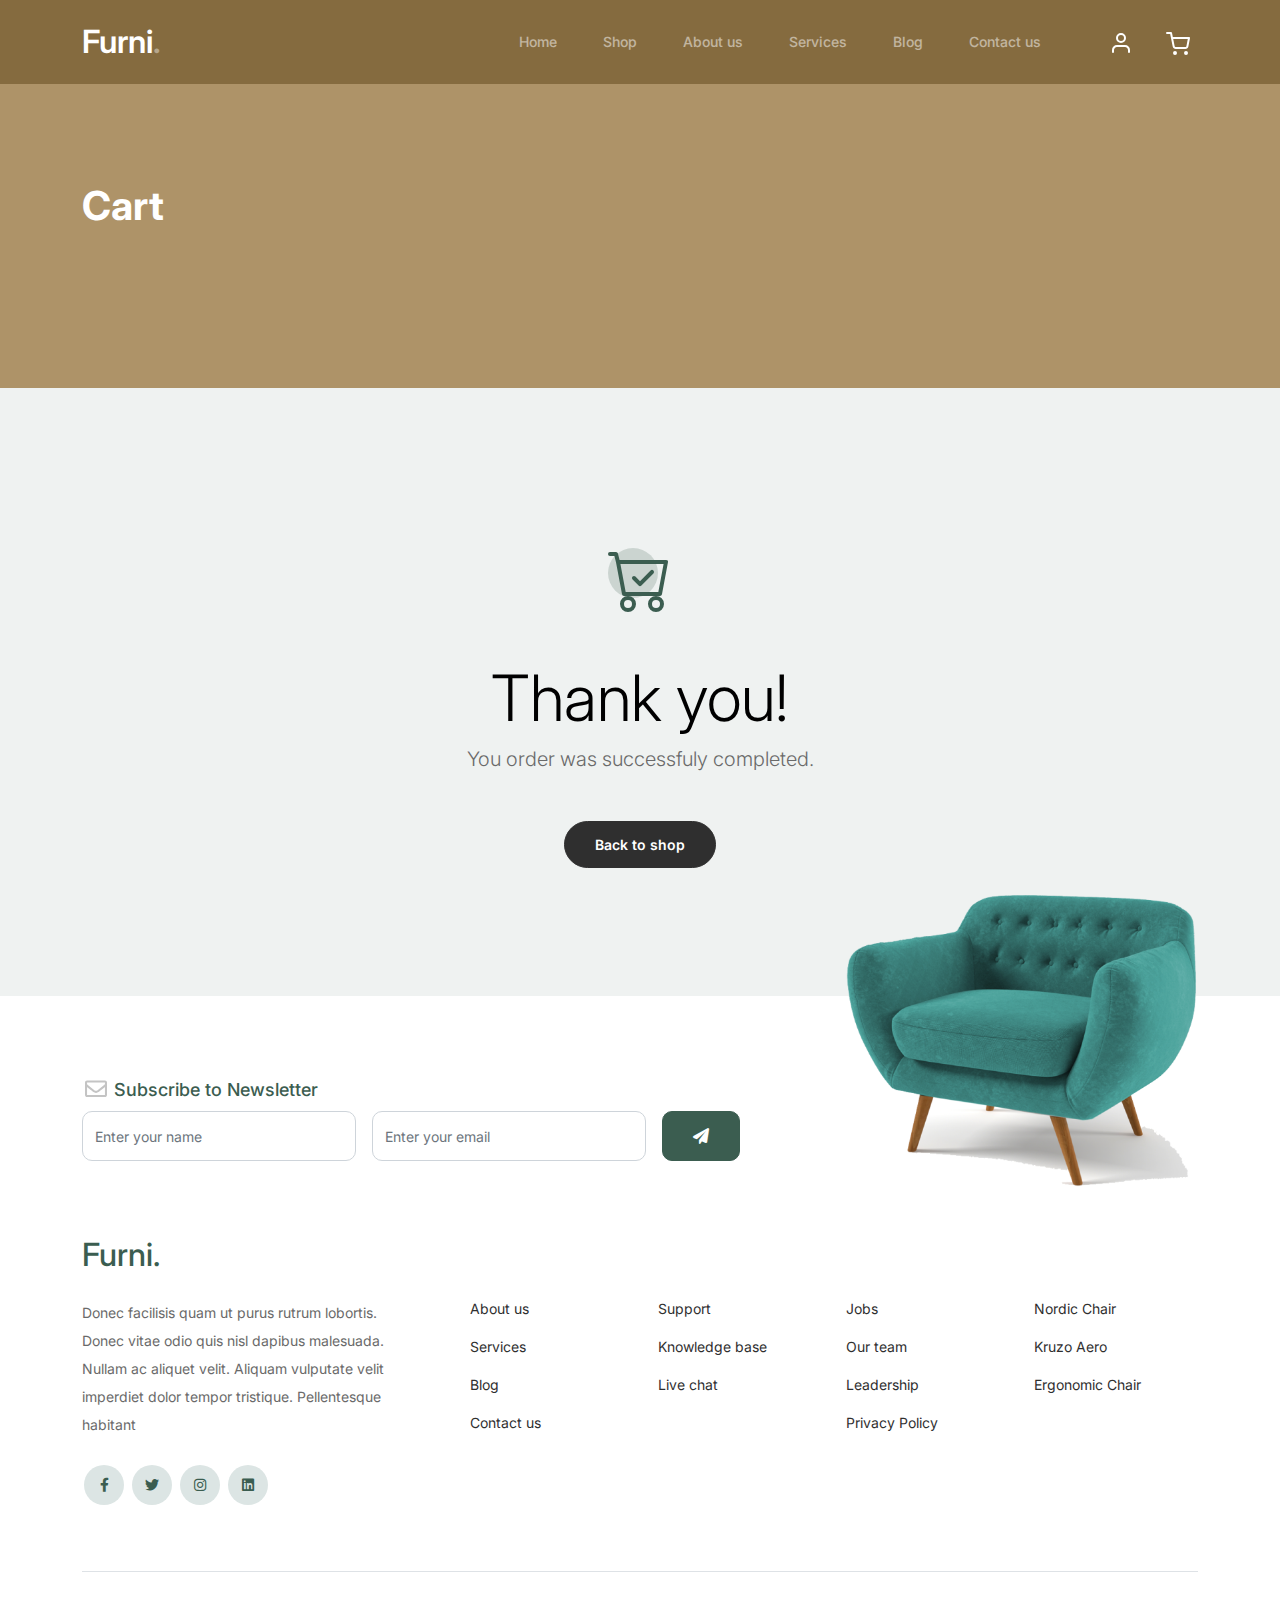
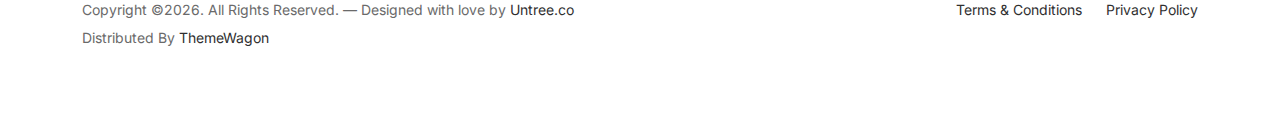
<file: thankyou.html>
<!-- /*
* Bootstrap 5
* Template Name: Furni
* Template Author: Untree.co
* Template URI: https://untree.co/
* License: https://creativecommons.org/licenses/by/3.0/
*/ -->
<!doctype html>
<html lang="en">
<head>
  <meta charset="utf-8">
  <meta name="viewport" content="width=device-width, initial-scale=1, shrink-to-fit=no">
  <meta name="author" content="Untree.co">
  <link rel="shortcut icon" href="favicon.png">

  <meta name="description" content="" />
  <meta name="keywords" content="bootstrap, bootstrap4" />

		<!-- Bootstrap CSS -->
		<link href="css/bootstrap.min.css" rel="stylesheet">
		<link href="https://cdnjs.cloudflare.com/ajax/libs/font-awesome/6.0.0-beta3/css/all.min.css" rel="stylesheet">
		<link href="css/tiny-slider.css" rel="stylesheet">
		<link href="css/style.css" rel="stylesheet">
		<title>Furni Free Bootstrap 5 Template for Furniture and Interior Design Websites by Untree.co </title>
	</head>

	<body>

		<!-- Start Header/Navigation -->
		<nav class="custom-navbar navbar navbar navbar-expand-md navbar-dark bg-dark" arial-label="Furni navigation bar">

			<div class="container">
				<a class="navbar-brand" href="index.html">Furni<span>.</span></a>

				<button class="navbar-toggler" type="button" data-bs-toggle="collapse" data-bs-target="#navbarsFurni" aria-controls="navbarsFurni" aria-expanded="false" aria-label="Toggle navigation">
					<span class="navbar-toggler-icon"></span>
				</button>

				<div class="collapse navbar-collapse" id="navbarsFurni">
					<ul class="custom-navbar-nav navbar-nav ms-auto mb-2 mb-md-0">
						<li class="nav-item ">
							<a class="nav-link" href="index.html">Home</a>
						</li>
						<li><a class="nav-link" href="shop.html">Shop</a></li>
						<li><a class="nav-link" href="about.html">About us</a></li>
						<li><a class="nav-link" href="services.html">Services</a></li>
						<li><a class="nav-link" href="blog.html">Blog</a></li>
						<li><a class="nav-link" href="contact.html">Contact us</a></li>
					</ul>

					<ul class="custom-navbar-cta navbar-nav mb-2 mb-md-0 ms-5">
						<li><a class="nav-link" href="#"><img src="images/user.svg"></a></li>
						<li><a class="nav-link" href="cart.html"><img src="images/cart.svg"></a></li>
					</ul>
				</div>
			</div>
				
		</nav>
		<!-- End Header/Navigation -->

		<!-- Start Hero Section -->
			<div class="hero">
				<div class="container">
					<div class="row justify-content-between">
						<div class="col-lg-5">
							<div class="intro-excerpt">
								<h1>Cart</h1>
							</div>
						</div>
						<div class="col-lg-7">
							
						</div>
					</div>
				</div>
			</div>
		<!-- End Hero Section -->

		

		<div class="untree_co-section">
    <div class="container">
      <div class="row">
        <div class="col-md-12 text-center pt-5">
          <span class="display-3 thankyou-icon text-primary">
            <svg width="1em" height="1em" viewBox="0 0 16 16" class="bi bi-cart-check mb-5" fill="currentColor" xmlns="http://www.w3.org/2000/svg">
              <path fill-rule="evenodd" d="M11.354 5.646a.5.5 0 0 1 0 .708l-3 3a.5.5 0 0 1-.708 0l-1.5-1.5a.5.5 0 1 1 .708-.708L8 8.293l2.646-2.647a.5.5 0 0 1 .708 0z"/>
              <path fill-rule="evenodd" d="M0 1.5A.5.5 0 0 1 .5 1H2a.5.5 0 0 1 .485.379L2.89 3H14.5a.5.5 0 0 1 .491.592l-1.5 8A.5.5 0 0 1 13 12H4a.5.5 0 0 1-.491-.408L2.01 3.607 1.61 2H.5a.5.5 0 0 1-.5-.5zM3.102 4l1.313 7h8.17l1.313-7H3.102zM5 12a2 2 0 1 0 0 4 2 2 0 0 0 0-4zm7 0a2 2 0 1 0 0 4 2 2 0 0 0 0-4zm-7 1a1 1 0 1 0 0 2 1 1 0 0 0 0-2zm7 0a1 1 0 1 0 0 2 1 1 0 0 0 0-2z"/>
            </svg>
          </span>
          <h2 class="display-3 text-black">Thank you!</h2>
          <p class="lead mb-5">You order was successfuly completed.</p>
          <p><a href="shop.html" class="btn btn-sm btn-outline-black">Back to shop</a></p>
        </div>
      </div>
    </div>
  </div>

		<!-- Start Footer Section -->
		<footer class="footer-section">
			<div class="container relative">

				<div class="sofa-img">
					<img src="images/sofa.png" alt="Image" class="img-fluid">
				</div>

				<div class="row">
					<div class="col-lg-8">
						<div class="subscription-form">
							<h3 class="d-flex align-items-center"><span class="me-1"><img src="images/envelope-outline.svg" alt="Image" class="img-fluid"></span><span>Subscribe to Newsletter</span></h3>

							<form action="#" class="row g-3">
								<div class="col-auto">
									<input type="text" class="form-control" placeholder="Enter your name">
								</div>
								<div class="col-auto">
									<input type="email" class="form-control" placeholder="Enter your email">
								</div>
								<div class="col-auto">
									<button class="btn btn-primary">
										<span class="fa fa-paper-plane"></span>
									</button>
								</div>
							</form>

						</div>
					</div>
				</div>

				<div class="row g-5 mb-5">
					<div class="col-lg-4">
						<div class="mb-4 footer-logo-wrap"><a href="#" class="footer-logo">Furni<span>.</span></a></div>
						<p class="mb-4">Donec facilisis quam ut purus rutrum lobortis. Donec vitae odio quis nisl dapibus malesuada. Nullam ac aliquet velit. Aliquam vulputate velit imperdiet dolor tempor tristique. Pellentesque habitant</p>

						<ul class="list-unstyled custom-social">
							<li><a href="#"><span class="fa fa-brands fa-facebook-f"></span></a></li>
							<li><a href="#"><span class="fa fa-brands fa-twitter"></span></a></li>
							<li><a href="#"><span class="fa fa-brands fa-instagram"></span></a></li>
							<li><a href="#"><span class="fa fa-brands fa-linkedin"></span></a></li>
						</ul>
					</div>

					<div class="col-lg-8">
						<div class="row links-wrap">
							<div class="col-6 col-sm-6 col-md-3">
								<ul class="list-unstyled">
									<li><a href="#">About us</a></li>
									<li><a href="#">Services</a></li>
									<li><a href="#">Blog</a></li>
									<li><a href="#">Contact us</a></li>
								</ul>
							</div>

							<div class="col-6 col-sm-6 col-md-3">
								<ul class="list-unstyled">
									<li><a href="#">Support</a></li>
									<li><a href="#">Knowledge base</a></li>
									<li><a href="#">Live chat</a></li>
								</ul>
							</div>

							<div class="col-6 col-sm-6 col-md-3">
								<ul class="list-unstyled">
									<li><a href="#">Jobs</a></li>
									<li><a href="#">Our team</a></li>
									<li><a href="#">Leadership</a></li>
									<li><a href="#">Privacy Policy</a></li>
								</ul>
							</div>

							<div class="col-6 col-sm-6 col-md-3">
								<ul class="list-unstyled">
									<li><a href="#">Nordic Chair</a></li>
									<li><a href="#">Kruzo Aero</a></li>
									<li><a href="#">Ergonomic Chair</a></li>
								</ul>
							</div>
						</div>
					</div>

				</div>

				<div class="border-top copyright">
					<div class="row pt-4">
						<div class="col-lg-6">
							<p class="mb-2 text-center text-lg-start">Copyright &copy;<script>document.write(new Date().getFullYear());</script>. All Rights Reserved. &mdash; Designed with love by <a href="https://untree.co">Untree.co</a> Distributed By <a href="https://themewagon.com">ThemeWagon</a> <!-- License information: https://untree.co/license/ -->
            </p>
						</div>

						<div class="col-lg-6 text-center text-lg-end">
							<ul class="list-unstyled d-inline-flex ms-auto">
								<li class="me-4"><a href="#">Terms &amp; Conditions</a></li>
								<li><a href="#">Privacy Policy</a></li>
							</ul>
						</div>

					</div>
				</div>

			</div>
		</footer>
		<!-- End Footer Section -->	


		<script src="js/bootstrap.bundle.min.js"></script>
		<script src="js/tiny-slider.js"></script>
		<script src="js/custom.js"></script>
	</body>

</html>
</file>
<file: css/tiny-slider.css>
.tns-outer{padding:0 !important}.tns-outer [hidden]{display:none !important}.tns-outer [aria-controls],.tns-outer [data-action]{cursor:pointer}.tns-slider{-webkit-transition:all 0s;-moz-transition:all 0s;transition:all 0s}.tns-slider>.tns-item{-webkit-box-sizing:border-box;-moz-box-sizing:border-box;box-sizing:border-box}.tns-horizontal.tns-subpixel{white-space:nowrap}.tns-horizontal.tns-subpixel>.tns-item{display:inline-block;vertical-align:top;white-space:normal}.tns-horizontal.tns-no-subpixel:after{content:'';display:table;clear:both}.tns-horizontal.tns-no-subpixel>.tns-item{float:left}.tns-horizontal.tns-carousel.tns-no-subpixel>.tns-item{margin-right:-100%}.tns-no-calc{position:relative;left:0}.tns-gallery{position:relative;left:0;min-height:1px}.tns-gallery>.tns-item{position:absolute;left:-100%;-webkit-transition:transform 0s, opacity 0s;-moz-transition:transform 0s, opacity 0s;transition:transform 0s, opacity 0s}.tns-gallery>.tns-slide-active{position:relative;left:auto !important}.tns-gallery>.tns-moving{-webkit-transition:all 0.25s;-moz-transition:all 0.25s;transition:all 0.25s}.tns-autowidth{display:inline-block}.tns-lazy-img{-webkit-transition:opacity 0.6s;-moz-transition:opacity 0.6s;transition:opacity 0.6s;opacity:0.6}.tns-lazy-img.tns-complete{opacity:1}.tns-ah{-webkit-transition:height 0s;-moz-transition:height 0s;transition:height 0s}.tns-ovh{overflow:hidden}.tns-visually-hidden{position:absolute;left:-10000em}.tns-transparent{opacity:0;visibility:hidden}.tns-fadeIn{opacity:1;filter:alpha(opacity=100);z-index:0}.tns-normal,.tns-fadeOut{opacity:0;filter:alpha(opacity=0);z-index:-1}.tns-vpfix{white-space:nowrap}.tns-vpfix>div,.tns-vpfix>li{display:inline-block}.tns-t-subp2{margin:0 auto;width:310px;position:relative;height:10px;overflow:hidden}.tns-t-ct{width:2333.3333333%;width:-webkit-calc(100% * 70 / 3);width:-moz-calc(100% * 70 / 3);width:calc(100% * 70 / 3);position:absolute;right:0}.tns-t-ct:after{content:'';display:table;clear:both}.tns-t-ct>div{width:1.4285714%;width:-webkit-calc(100% / 70);width:-moz-calc(100% / 70);width:calc(100% / 70);height:10px;float:left}

/*# sourceMappingURL=sourcemaps/tiny-slider.css.map */
</file>
<file: css/style.css>
/*
* Template Name: UntreeStore
* Template Author: Untree.co
* Author URI: https://untree.co/
* License: https://creativecommons.org/licenses/by/3.0/
*/
@import url("https://fonts.googleapis.com/css2?family=Inter:wght@400;500;600;700;800&display=swap");
body {
  overflow-x: hidden;
  position: relative; }

body {
  font-family: "Inter", sans-serif;
  font-weight: 400;
  line-height: 28px;
  color: #6a6a6a;
  font-size: 14px;
  background-color: #eff2f1; }

a {
  text-decoration: none;
  -webkit-transition: .3s all ease;
  -o-transition: .3s all ease;
  transition: .3s all ease;
  color: #2f2f2f;
  text-decoration: underline; }
  a:hover {
    color: #2f2f2f;
    text-decoration: none; }
  a.more {
    font-weight: 600; }

.custom-navbar {
  background: #6c4b15cf !important;
  padding-top: 20px;
  padding-bottom: 20px; }
  .custom-navbar .navbar-brand {
    font-size: 32px;
    font-weight: 600; }
    .custom-navbar .navbar-brand > span {
      opacity: .4; }
  .custom-navbar .navbar-toggler {
    border-color: transparent; }
    .custom-navbar .navbar-toggler:active, .custom-navbar .navbar-toggler:focus {
      -webkit-box-shadow: none;
      box-shadow: none;
      outline: none; }
  @media (min-width: 992px) {
    .custom-navbar .custom-navbar-nav li {
      margin-left: 15px;
      margin-right: 15px; } }
  .custom-navbar .custom-navbar-nav li a {
    font-weight: 500;
    color: #ffffff !important;
    opacity: .5;
    -webkit-transition: .3s all ease;
    -o-transition: .3s all ease;
    transition: .3s all ease;
    position: relative; }
    @media (min-width: 768px) {
      .custom-navbar .custom-navbar-nav li a:before {
        content: "";
        position: absolute;
        bottom: 0;
        left: 8px;
        right: 8px;
        background: #eaab2c;
        height: 5px;
        opacity: 1;
        visibility: visible;
        width: 0;
        -webkit-transition: .15s all ease-out;
        -o-transition: .15s all ease-out;
        transition: .15s all ease-out; } }
    .custom-navbar .custom-navbar-nav li a:hover {
      opacity: 1; }
      .custom-navbar .custom-navbar-nav li a:hover:before {
        width: calc(100% - 16px); }
  .custom-navbar .custom-navbar-nav li.active a {
    opacity: 1; }
    .custom-navbar .custom-navbar-nav li.active a:before {
      width: calc(100% - 16px); }
  .custom-navbar .custom-navbar-cta {
    margin-left: 0 !important;
    -webkit-box-orient: horizontal;
    -webkit-box-direction: normal;
    -ms-flex-direction: row;
    flex-direction: row; }
    @media (min-width: 768px) {
      .custom-navbar .custom-navbar-cta {
        margin-left: 40px !important; } }
    .custom-navbar .custom-navbar-cta li {
      margin-left: 0px;
      margin-right: 0px; }
      .custom-navbar .custom-navbar-cta li:first-child {
        margin-right: 20px; }
.hero {
 
  background: #AE9368;
  padding: calc(4rem - 30px) 0 0rem 0; }
  @media (min-width: 768px) {
    .hero {
      padding: calc(4rem - 30px) 0 4rem 0; } }
  @media (min-width: 992px) {
    .hero {
      padding: calc(8rem - 30px) 0 8rem 0; } }
  .hero .intro-excerpt {
    position: relative;
    z-index: 4; }
    @media (min-width: 992px) {
      .hero .intro-excerpt {
        max-width: 450px; } }
  .hero h1 {
    font-weight: 700;
    color: #ffffff;
    margin-bottom: 30px; }
    @media (min-width: 1400px) {
      .hero h1 {
        font-size: 54px; } }
  .hero p {
    color: rgba(255, 255, 255, 0.5);
    margin-botom: 30px; }
    .text-size{
      font-weight: 600;
    }
  .hero .hero-img-wrap {
    position: relative; }
    .hero .hero-img-wrap img {
      position: relative;
      top: 0px;
      right: 0px;
      z-index: 2;
      max-width: 780px;
      left: -20px; }
      @media (min-width: 768px) {
        .hero .hero-img-wrap img {
          right: 0px;
          left: -100px; } }
      @media (min-width: 992px) {
        .hero .hero-img-wrap img {
          left: 0px;
          top: -80px;
          position: absolute;
          right: -50px; } }
      @media (min-width: 1200px) {
        .hero .hero-img-wrap img {
          left: 0px;
          top: -80px;
          right: -100px; } }
    .hero .hero-img-wrap:after {
      content: "";
      position: absolute;
      width: 255px;
      height: 217px;
      background-image: url("../images/dots-light.svg");
      background-size: contain;
      background-repeat: no-repeat;
      right: -100px;
      top: -0px; }
      @media (min-width: 1200px) {
        .hero .hero-img-wrap:after {
          top: -40px; } }


.btn {
  font-weight: 600;
  padding: 12px 30px;
  border-radius: 30px;
  color: #ffffff;
  background: #2f2f2f;
  border-color: #2f2f2f; }
  .btn:hover {
    color: #ffffff;
    background: #222222;
    border-color: #222222; }
  .btn:active, .btn:focus {
    outline: none !important;
    -webkit-box-shadow: none;
    box-shadow: none; }
  .btn.btn-primary {
    background: #3b5d50;
    border-color: #3b5d50; }
    .btn.btn-primary:hover {
      background: #314d43;
      border-color: #314d43; }
  .btn.btn-secondary {
    color: #2f2f2f;
    background: #f9bf29;
    border-color: #f9bf29; }
    .btn.btn-secondary:hover {
      background: #f8b810;
      border-color: #f8b810; }
  .btn.btn-white-outline {
    background: transparent;
    border-width: 2px;
    border-color: rgba(255, 255, 255, 0.3); }
    .btn.btn-white-outline:hover {
      border-color: white;
      color: #ffffff; }

.section-title {
  color: #2f2f2f; }

.product-section {
  padding: 7rem 0; }
  .product-section .product-item {
    text-align: center;
    text-decoration: none;
    display: block;
    position: relative;
    padding-bottom: 50px;
    cursor: pointer; }
    .product-section .product-item .product-thumbnail {
      margin-bottom: 30px;
      position: relative;
      top: 0;
      -webkit-transition: .3s all ease;
      -o-transition: .3s all ease;
      transition: .3s all ease; }
    .product-section .product-item h3 {
      font-weight: 600;
      font-size: 16px; }
    .product-section .product-item strong {
      font-weight: 800 !important;
      font-size: 18px !important; }
    .product-section .product-item h3, .product-section .product-item strong {
      color: #2f2f2f;
      text-decoration: none; }
    .product-section .product-item .icon-cross {
      position: absolute;
      width: 35px;
      height: 35px;
      display: inline-block;
      background: #2f2f2f;
      bottom: 15px;
      left: 50%;
      -webkit-transform: translateX(-50%);
      -ms-transform: translateX(-50%);
      transform: translateX(-50%);
      margin-bottom: -17.5px;
      border-radius: 50%;
      opacity: 0;
      visibility: hidden;
      -webkit-transition: .3s all ease;
      -o-transition: .3s all ease;
      transition: .3s all ease; }
      .product-section .product-item .icon-cross img {
        position: absolute;
        left: 50%;
        top: 50%;
        -webkit-transform: translate(-50%, -50%);
        -ms-transform: translate(-50%, -50%);
        transform: translate(-50%, -50%); }
    .product-section .product-item:before {
      bottom: 0;
      left: 0;
      right: 0;
      position: absolute;
      content: "";
      background: #dce5e4;
      height: 0%;
      z-index: -1;
      border-radius: 10px;
      -webkit-transition: .3s all ease;
      -o-transition: .3s all ease;
      transition: .3s all ease; }
    .product-section .product-item:hover .product-thumbnail {
      top: -25px; }
    .product-section .product-item:hover .icon-cross {
      bottom: 0;
      opacity: 1;
      visibility: visible; }
    .product-section .product-item:hover:before {
      height: 70%; }

.why-choose-section {
  padding: 7rem 0; }
  .why-choose-section .img-wrap {
    position: relative; }
    .why-choose-section .img-wrap:before {
      position: absolute;
      content: "";
      width: 255px;
      height: 217px;
      background-image: url("../images/dots-yellow.svg");
      background-repeat: no-repeat;
      background-size: contain;
      -webkit-transform: translate(-40%, -40%);
      -ms-transform: translate(-40%, -40%);
      transform: translate(-40%, -40%);
      z-index: -1; }
    .why-choose-section .img-wrap img {
      border-radius: 20px; }

.feature {
  margin-bottom: 30px; }
  .feature .icon {
    display: inline-block;
    position: relative;
    margin-bottom: 20px; }
    .feature .icon:before {
      content: "";
      width: 33px;
      height: 33px;
      position: absolute;
      background: rgba(59, 93, 80, 0.2);
      border-radius: 50%;
      right: -8px;
      bottom: 0; }
  .feature h3 {
    font-size: 14px;
    color: #2f2f2f; }
  .feature p {
    font-size: 14px;
    line-height: 22px;
    color: #6a6a6a; }

.we-help-section {
  padding: 7rem 0; }
  .we-help-section .imgs-grid {
    display: -ms-grid;
    display: grid;
    -ms-grid-columns: (1fr)[27];
    grid-template-columns: repeat(27, 1fr);
    position: relative; }
    .we-help-section .imgs-grid:before {
      position: absolute;
      content: "";
      width: 255px;
      height: 217px;
      background-image: url("../images/dots-green.svg");
      background-size: contain;
      background-repeat: no-repeat;
      -webkit-transform: translate(-40%, -40%);
      -ms-transform: translate(-40%, -40%);
      transform: translate(-40%, -40%);
      z-index: -1; }
    .we-help-section .imgs-grid .grid {
      position: relative; }
      .we-help-section .imgs-grid .grid img {
        border-radius: 20px;
        max-width: 100%; }
      .we-help-section .imgs-grid .grid.grid-1 {
        -ms-grid-column: 1;
        -ms-grid-column-span: 18;
        grid-column: 1 / span 18;
        -ms-grid-row: 1;
        -ms-grid-row-span: 27;
        grid-row: 1 / span 27; }
      .we-help-section .imgs-grid .grid.grid-2 {
        -ms-grid-column: 19;
        -ms-grid-column-span: 27;
        grid-column: 19 / span 27;
        -ms-grid-row: 1;
        -ms-grid-row-span: 5;
        grid-row: 1 / span 5;
        padding-left: 20px; }
      .we-help-section .imgs-grid .grid.grid-3 {
        -ms-grid-column: 14;
        -ms-grid-column-span: 16;
        grid-column: 14 / span 16;
        -ms-grid-row: 6;
        -ms-grid-row-span: 27;
        grid-row: 6 / span 27;
        padding-top: 20px; }

.custom-list {
  width: 100%; }
  .custom-list li {
    display: inline-block;
    width: calc(50% - 20px);
    margin-bottom: 12px;
    line-height: 1.5;
    position: relative;
    padding-left: 20px; }
    .custom-list li:before {
      content: "";
      width: 8px;
      height: 8px;
      border-radius: 50%;
      border: 2px solid #3b5d50;
      position: absolute;
      left: 0;
      top: 8px; }

.popular-product {
  padding: 0 0 7rem 0; }
  .popular-product .product-item-sm h3 {
    font-size: 14px;
    font-weight: 700;
    color: #2f2f2f; }
  .popular-product .product-item-sm a {
    text-decoration: none;
    color: #2f2f2f;
    -webkit-transition: .3s all ease;
    -o-transition: .3s all ease;
    transition: .3s all ease; }
    .popular-product .product-item-sm a:hover {
      color: rgba(47, 47, 47, 0.5); }
  .popular-product .product-item-sm p {
    line-height: 1.4;
    margin-bottom: 10px;
    font-size: 14px; }
  .popular-product .product-item-sm .thumbnail {
    margin-right: 10px;
    -webkit-box-flex: 0;
    -ms-flex: 0 0 120px;
    flex: 0 0 120px;
    position: relative; }
    .popular-product .product-item-sm .thumbnail:before {
      content: "";
      position: absolute;
      border-radius: 20px;
      background: #dce5e4;
      width: 98px;
      height: 98px;
      top: 50%;
      left: 50%;
      -webkit-transform: translate(-50%, -50%);
      -ms-transform: translate(-50%, -50%);
      transform: translate(-50%, -50%);
      z-index: -1; }

.testimonial-section {
  padding: 3rem 0 7rem 0; }

.testimonial-slider-wrap {
  position: relative; }
  .testimonial-slider-wrap .tns-inner {
    padding-top: 30px; }
  .testimonial-slider-wrap .item .testimonial-block blockquote {
    font-size: 16px; }
    @media (min-width: 768px) {
      .testimonial-slider-wrap .item .testimonial-block blockquote {
        line-height: 32px;
        font-size: 18px; } }
  .testimonial-slider-wrap .item .testimonial-block .author-info .author-pic {
    margin-bottom: 20px; }
    .testimonial-slider-wrap .item .testimonial-block .author-info .author-pic img {
      max-width: 80px;
      border-radius: 50%; }
  .testimonial-slider-wrap .item .testimonial-block .author-info h3 {
    font-size: 14px;
    font-weight: 700;
    color: #2f2f2f;
    margin-bottom: 0; }
  .testimonial-slider-wrap #testimonial-nav {
    position: absolute;
    top: 50%;
    z-index: 99;
    width: 100%;
    display: none; }
    @media (min-width: 768px) {
      .testimonial-slider-wrap #testimonial-nav {
        display: block; } }
    .testimonial-slider-wrap #testimonial-nav > span {
      cursor: pointer;
      position: absolute;
      width: 58px;
      height: 58px;
      line-height: 58px;
      border-radius: 50%;
      background: rgba(59, 93, 80, 0.1);
      color: #2f2f2f;
      -webkit-transition: .3s all ease;
      -o-transition: .3s all ease;
      transition: .3s all ease; }
      .testimonial-slider-wrap #testimonial-nav > span:hover {
        background: #3b5d50;
        color: #ffffff; }
    .testimonial-slider-wrap #testimonial-nav .prev {
      left: -10px; }
    .testimonial-slider-wrap #testimonial-nav .next {
      right: 0; }
  .testimonial-slider-wrap .tns-nav {
    position: absolute;
    bottom: -50px;
    left: 50%;
    -webkit-transform: translateX(-50%);
    -ms-transform: translateX(-50%);
    transform: translateX(-50%); }
    .testimonial-slider-wrap .tns-nav button {
      background: none;
      border: none;
      display: inline-block;
      position: relative;
      width: 0 !important;
      height: 7px !important;
      margin: 2px; }
      .testimonial-slider-wrap .tns-nav button:active, .testimonial-slider-wrap .tns-nav button:focus, .testimonial-slider-wrap .tns-nav button:hover {
        outline: none;
        -webkit-box-shadow: none;
        box-shadow: none;
        background: none; }
      .testimonial-slider-wrap .tns-nav button:before {
        display: block;
        width: 7px;
        height: 7px;
        left: 0;
        top: 0;
        position: absolute;
        content: "";
        border-radius: 50%;
        -webkit-transition: .3s all ease;
        -o-transition: .3s all ease;
        transition: .3s all ease;
        background-color: #d6d6d6; }
      .testimonial-slider-wrap .tns-nav button:hover:before, .testimonial-slider-wrap .tns-nav button.tns-nav-active:before {
        background-color: #3b5d50; }

.before-footer-section {
  padding: 7rem 0 12rem 0 !important; }

.blog-section {
  padding: 7rem 0 12rem 0; }
  .blog-section .post-entry a {
    text-decoration: none; }
  .blog-section .post-entry .post-thumbnail {
    display: block;
    margin-bottom: 20px; }
    .blog-section .post-entry .post-thumbnail img {
      border-radius: 20px;
      -webkit-transition: .3s all ease;
      -o-transition: .3s all ease;
      transition: .3s all ease; }
  .blog-section .post-entry .post-content-entry {
    padding-left: 15px;
    padding-right: 15px; }
    .blog-section .post-entry .post-content-entry h3 {
      font-size: 16px;
      margin-bottom: 0;
      font-weight: 600;
      margin-bottom: 7px; }
    .blog-section .post-entry .post-content-entry .meta {
      font-size: 14px; }
      .blog-section .post-entry .post-content-entry .meta a {
        font-weight: 600; }
  .blog-section .post-entry:hover .post-thumbnail img, .blog-section .post-entry:focus .post-thumbnail img {
    opacity: .7; }

.footer-section {
  padding: 80px 0;
  background: #ffffff; }
  .footer-section .relative {
    position: relative; }
  .footer-section a {
    text-decoration: none;
    color: #2f2f2f;
    -webkit-transition: .3s all ease;
    -o-transition: .3s all ease;
    transition: .3s all ease; }
    .footer-section a:hover {
      color: rgba(47, 47, 47, 0.5); }
  .footer-section .subscription-form {
    margin-bottom: 40px;
    position: relative;
    z-index: 2;
    margin-top: 100px; }
    @media (min-width: 992px) {
      .footer-section .subscription-form {
        margin-top: 0px;
        margin-bottom: 80px; } }
    .footer-section .subscription-form h3 {
      font-size: 18px;
      font-weight: 500;
      color: #3b5d50; }
    .footer-section .subscription-form .form-control {
      height: 50px;
      border-radius: 10px;
      font-family: "Inter", sans-serif; }
      .footer-section .subscription-form .form-control:active, .footer-section .subscription-form .form-control:focus {
        outline: none;
        -webkit-box-shadow: none;
        box-shadow: none;
        border-color: #3b5d50;
        -webkit-box-shadow: 0 1px 4px 0 rgba(0, 0, 0, 0.2);
        box-shadow: 0 1px 4px 0 rgba(0, 0, 0, 0.2); }
      .footer-section .subscription-form .form-control::-webkit-input-placeholder {
        font-size: 14px; }
      .footer-section .subscription-form .form-control::-moz-placeholder {
        font-size: 14px; }
      .footer-section .subscription-form .form-control:-ms-input-placeholder {
        font-size: 14px; }
      .footer-section .subscription-form .form-control:-moz-placeholder {
        font-size: 14px; }
    .footer-section .subscription-form .btn {
      border-radius: 10px !important; }
  .footer-section .sofa-img {
    position: absolute;
    top: -200px;
    z-index: 1;
    right: 0; }
    .footer-section .sofa-img img {
      max-width: 380px; }
  .footer-section .links-wrap {
    margin-top: 0px; }
    @media (min-width: 992px) {
      .footer-section .links-wrap {
        margin-top: 54px; } }
    .footer-section .links-wrap ul li {
      margin-bottom: 10px; }
  .footer-section .footer-logo-wrap .footer-logo {
    font-size: 32px;
    font-weight: 500;
    text-decoration: none;
    color: #3b5d50; }
  .footer-section .custom-social li {
    margin: 2px;
    display: inline-block; }
    .footer-section .custom-social li a {
      width: 40px;
      height: 40px;
      text-align: center;
      line-height: 40px;
      display: inline-block;
      background: #dce5e4;
      color: #3b5d50;
      border-radius: 50%; }
      .footer-section .custom-social li a:hover {
        background: #3b5d50;
        color: #ffffff; }
  .footer-section .border-top {
    border-color: #dce5e4; }
    .footer-section .border-top.copyright {
      font-size: 14px !important; }

.untree_co-section {
  padding: 7rem 0; }

.form-control {
  height: 50px;
  border-radius: 10px;
  font-family: "Inter", sans-serif; }
  .form-control:active, .form-control:focus {
    outline: none;
    -webkit-box-shadow: none;
    box-shadow: none;
    border-color: #3b5d50;
    -webkit-box-shadow: 0 1px 4px 0 rgba(0, 0, 0, 0.2);
    box-shadow: 0 1px 4px 0 rgba(0, 0, 0, 0.2); }
  .form-control::-webkit-input-placeholder {
    font-size: 14px; }
  .form-control::-moz-placeholder {
    font-size: 14px; }
  .form-control:-ms-input-placeholder {
    font-size: 14px; }
  .form-control:-moz-placeholder {
    font-size: 14px; }

.service {
  line-height: 1.5; }
  .service .service-icon {
    border-radius: 10px;
    -webkit-box-flex: 0;
    -ms-flex: 0 0 50px;
    flex: 0 0 50px;
    height: 50px;
    line-height: 50px;
    text-align: center;
    background: #3b5d50;
    margin-right: 20px;
    color: #ffffff; }

textarea {
  height: auto !important; }

.site-blocks-table {
  overflow: auto; }
  .site-blocks-table .product-thumbnail {
    width: 200px; }
  .site-blocks-table .btn {
    padding: 2px 10px; }
  .site-blocks-table thead th {
    padding: 30px;
    text-align: center;
    border-width: 0px !important;
    vertical-align: middle;
    color: rgba(0, 0, 0, 0.8);
    font-size: 18px; }
  .site-blocks-table td {
    padding: 20px;
    text-align: center;
    vertical-align: middle;
    color: rgba(0, 0, 0, 0.8); }
  .site-blocks-table tbody tr:first-child td {
    border-top: 1px solid #3b5d50 !important; }
  .site-blocks-table .btn {
    background: none !important;
    color: #000000;
    border: none;
    height: auto !important; }

.site-block-order-table th {
  border-top: none !important;
  border-bottom-width: 1px !important; }

.site-block-order-table td, .site-block-order-table th {
  color: #000000; }

.couponcode-wrap input {
  border-radius: 10px !important; }

.text-primary {
  color: #3b5d50 !important; }

.thankyou-icon {
  position: relative;
  color: #3b5d50; }
  .thankyou-icon:before {
    position: absolute;
    content: "";
    width: 50px;
    height: 50px;
    border-radius: 50%;
    background: rgba(59, 93, 80, 0.2); }
</file>
